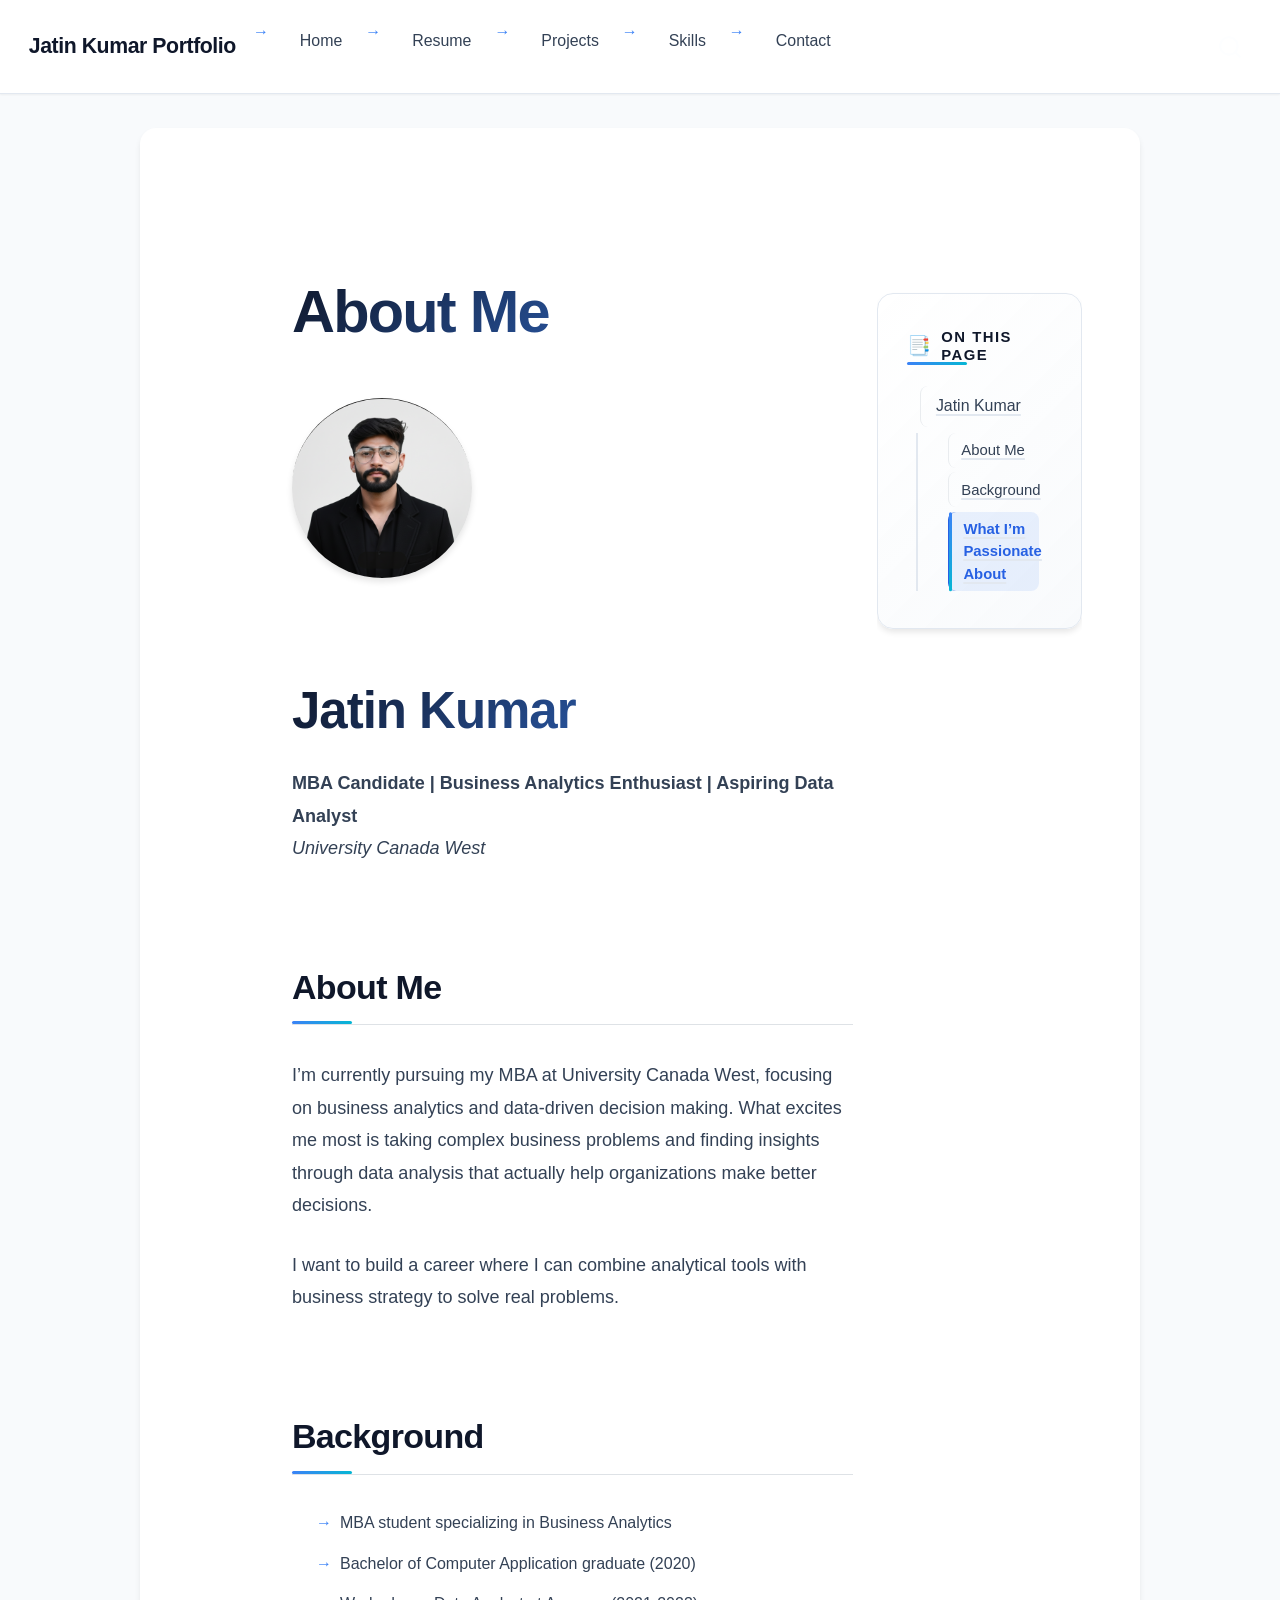
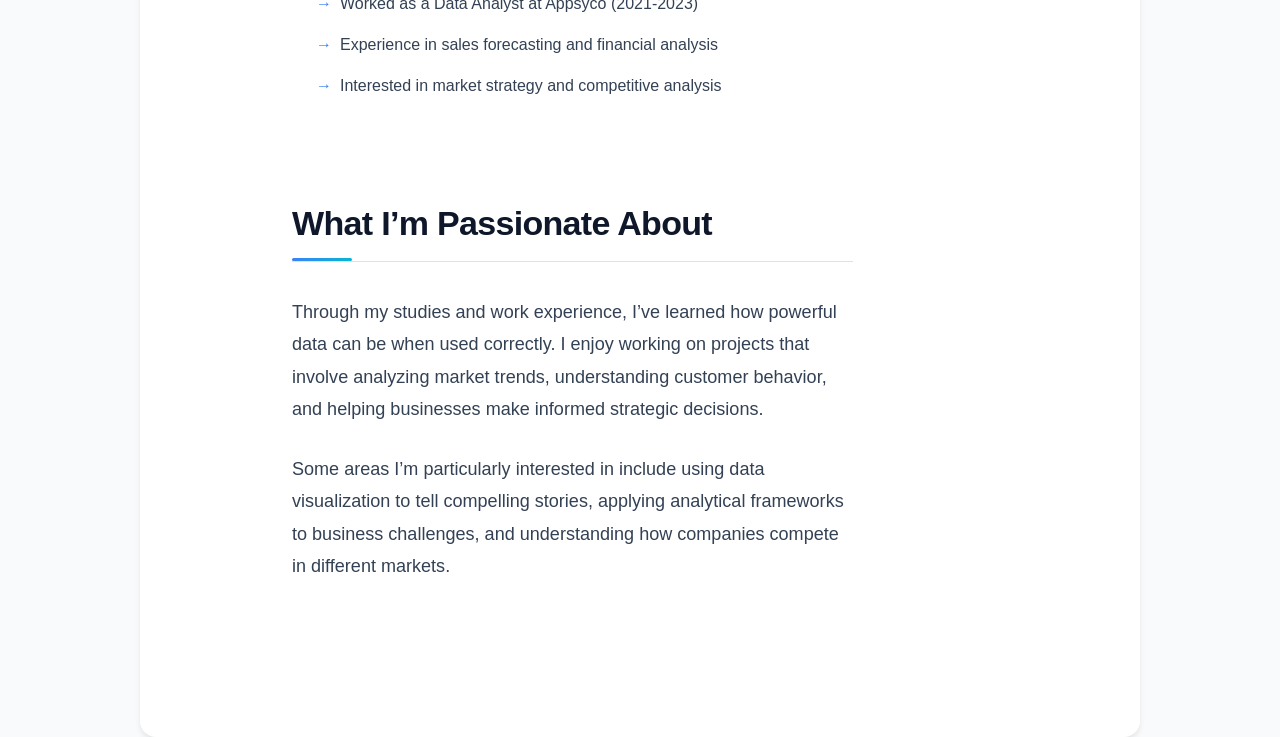
<file: docs/index.html>
<!DOCTYPE html>
<html xmlns="http://www.w3.org/1999/xhtml" lang="en" xml:lang="en"><head>

<meta charset="utf-8">
<meta name="generator" content="quarto-1.8.27">

<meta name="viewport" content="width=device-width, initial-scale=1.0, user-scalable=yes">


<title>About Me – Jatin Kumar Portfolio</title>
<style>
code{white-space: pre-wrap;}
span.smallcaps{font-variant: small-caps;}
div.columns{display: flex; gap: min(4vw, 1.5em);}
div.column{flex: auto; overflow-x: auto;}
div.hanging-indent{margin-left: 1.5em; text-indent: -1.5em;}
ul.task-list{list-style: none;}
ul.task-list li input[type="checkbox"] {
  width: 0.8em;
  margin: 0 0.8em 0.2em -1em; /* quarto-specific, see https://github.com/quarto-dev/quarto-cli/issues/4556 */ 
  vertical-align: middle;
}
</style>


<script src="site_libs/quarto-nav/quarto-nav.js"></script>
<script src="site_libs/quarto-nav/headroom.min.js"></script>
<script src="site_libs/clipboard/clipboard.min.js"></script>
<script src="site_libs/quarto-search/autocomplete.umd.js"></script>
<script src="site_libs/quarto-search/fuse.min.js"></script>
<script src="site_libs/quarto-search/quarto-search.js"></script>
<meta name="quarto:offset" content="./">
<script src="site_libs/quarto-html/quarto.js" type="module"></script>
<script src="site_libs/quarto-html/tabsets/tabsets.js" type="module"></script>
<script src="site_libs/quarto-html/axe/axe-check.js" type="module"></script>
<script src="site_libs/quarto-html/popper.min.js"></script>
<script src="site_libs/quarto-html/tippy.umd.min.js"></script>
<script src="site_libs/quarto-html/anchor.min.js"></script>
<link href="site_libs/quarto-html/tippy.css" rel="stylesheet">
<link href="site_libs/quarto-html/quarto-syntax-highlighting-ed96de9b727972fe78a7b5d16c58bf87.css" rel="stylesheet" id="quarto-text-highlighting-styles">
<script src="site_libs/bootstrap/bootstrap.min.js"></script>
<link href="site_libs/bootstrap/bootstrap-icons.css" rel="stylesheet">
<link href="site_libs/bootstrap/bootstrap-f245066ca199b7326ac6b360085ddf3a.min.css" rel="stylesheet" append-hash="true" id="quarto-bootstrap" data-mode="light">
<script id="quarto-search-options" type="application/json">{
  "location": "navbar",
  "copy-button": false,
  "collapse-after": 3,
  "panel-placement": "end",
  "type": "overlay",
  "limit": 50,
  "keyboard-shortcut": [
    "f",
    "/",
    "s"
  ],
  "show-item-context": false,
  "language": {
    "search-no-results-text": "No results",
    "search-matching-documents-text": "matching documents",
    "search-copy-link-title": "Copy link to search",
    "search-hide-matches-text": "Hide additional matches",
    "search-more-match-text": "more match in this document",
    "search-more-matches-text": "more matches in this document",
    "search-clear-button-title": "Clear",
    "search-text-placeholder": "",
    "search-detached-cancel-button-title": "Cancel",
    "search-submit-button-title": "Submit",
    "search-label": "Search"
  }
}</script>


<link rel="stylesheet" href="styles.css">
</head>

<body class="nav-fixed quarto-light">

<div id="quarto-search-results"></div>
  <header id="quarto-header" class="headroom fixed-top">
    <nav class="navbar navbar-expand-lg " data-bs-theme="dark">
      <div class="navbar-container container-fluid">
      <div class="navbar-brand-container mx-auto">
    <a class="navbar-brand" href="./index.html">
    <span class="navbar-title">Jatin Kumar Portfolio</span>
    </a>
  </div>
            <div id="quarto-search" class="" title="Search"></div>
          <button class="navbar-toggler" type="button" data-bs-toggle="collapse" data-bs-target="#navbarCollapse" aria-controls="navbarCollapse" role="menu" aria-expanded="false" aria-label="Toggle navigation" onclick="if (window.quartoToggleHeadroom) { window.quartoToggleHeadroom(); }">
  <span class="navbar-toggler-icon"></span>
</button>
          <div class="collapse navbar-collapse" id="navbarCollapse">
            <ul class="navbar-nav navbar-nav-scroll me-auto">
  <li class="nav-item">
    <a class="nav-link active" href="./index.html" aria-current="page"> 
<span class="menu-text">Home</span></a>
  </li>  
  <li class="nav-item">
    <a class="nav-link" href="./resume.html"> 
<span class="menu-text">Resume</span></a>
  </li>  
  <li class="nav-item">
    <a class="nav-link" href="./projects.html"> 
<span class="menu-text">Projects</span></a>
  </li>  
  <li class="nav-item">
    <a class="nav-link" href="./skills.html"> 
<span class="menu-text">Skills</span></a>
  </li>  
  <li class="nav-item">
    <a class="nav-link" href="./contact.html"> 
<span class="menu-text">Contact</span></a>
  </li>  
</ul>
          </div> <!-- /navcollapse -->
            <div class="quarto-navbar-tools">
</div>
      </div> <!-- /container-fluid -->
    </nav>
</header>
<!-- content -->
<div id="quarto-content" class="quarto-container page-columns page-rows-contents page-layout-article page-navbar">
<!-- sidebar -->
<!-- margin-sidebar -->
    <div id="quarto-margin-sidebar" class="sidebar margin-sidebar">
        <nav id="TOC" role="doc-toc" class="toc-active">
    <h2 id="toc-title">On this page</h2>
   
  <ul class="collapse">
  <li><a href="#jatin-kumar" id="toc-jatin-kumar" class="nav-link active" data-scroll-target="#jatin-kumar">Jatin Kumar</a>
  <ul class="collapse">
  <li><a href="#about-me" id="toc-about-me" class="nav-link" data-scroll-target="#about-me">About Me</a></li>
  <li><a href="#background" id="toc-background" class="nav-link" data-scroll-target="#background">Background</a></li>
  <li><a href="#what-im-passionate-about" id="toc-what-im-passionate-about" class="nav-link" data-scroll-target="#what-im-passionate-about">What I’m Passionate About</a></li>
  </ul></li>
  </ul>
</nav>
    </div>
<!-- main -->
<main class="content" id="quarto-document-content">

<header id="title-block-header" class="quarto-title-block default">
<div class="quarto-title">
<h1 class="title">About Me</h1>
</div>



<div class="quarto-title-meta">

    
  
    
  </div>
  


</header>


<div style="margin-bottom: 2rem;">
<p><img src="assets/dp.png" alt="Jatin Kumar" class="profile-photo" style="width: 180px; height: 180px; border-radius: 50%; object-fit: cover; box-shadow: 0 4px 6px rgba(0, 0, 0, 0.1);"></p>
</div>
<section id="jatin-kumar" class="level1">
<h1>Jatin Kumar</h1>
<p><strong>MBA Candidate | Business Analytics Enthusiast | Aspiring Data Analyst</strong><br>
<em>University Canada West</em></p>
<section id="about-me" class="level2">
<h2 class="anchored" data-anchor-id="about-me">About Me</h2>
<p>I’m currently pursuing my MBA at University Canada West, focusing on business analytics and data-driven decision making. What excites me most is taking complex business problems and finding insights through data analysis that actually help organizations make better decisions.</p>
<p>I want to build a career where I can combine analytical tools with business strategy to solve real problems.</p>
</section>
<section id="background" class="level2">
<h2 class="anchored" data-anchor-id="background">Background</h2>
<ul>
<li>MBA student specializing in Business Analytics</li>
<li>Bachelor of Computer Application graduate (2020)</li>
<li>Worked as a Data Analyst at Appsyco (2021-2023)</li>
<li>Experience in sales forecasting and financial analysis</li>
<li>Interested in market strategy and competitive analysis</li>
</ul>
</section>
<section id="what-im-passionate-about" class="level2">
<h2 class="anchored" data-anchor-id="what-im-passionate-about">What I’m Passionate About</h2>
<p>Through my studies and work experience, I’ve learned how powerful data can be when used correctly. I enjoy working on projects that involve analyzing market trends, understanding customer behavior, and helping businesses make informed strategic decisions.</p>
<p>Some areas I’m particularly interested in include using data visualization to tell compelling stories, applying analytical frameworks to business challenges, and understanding how companies compete in different markets.</p>


</section>
</section>

</main> <!-- /main -->
<script id="quarto-html-after-body" type="application/javascript">
  window.document.addEventListener("DOMContentLoaded", function (event) {
    const icon = "";
    const anchorJS = new window.AnchorJS();
    anchorJS.options = {
      placement: 'right',
      icon: icon
    };
    anchorJS.add('.anchored');
    const isCodeAnnotation = (el) => {
      for (const clz of el.classList) {
        if (clz.startsWith('code-annotation-')) {                     
          return true;
        }
      }
      return false;
    }
    const onCopySuccess = function(e) {
      // button target
      const button = e.trigger;
      // don't keep focus
      button.blur();
      // flash "checked"
      button.classList.add('code-copy-button-checked');
      var currentTitle = button.getAttribute("title");
      button.setAttribute("title", "Copied!");
      let tooltip;
      if (window.bootstrap) {
        button.setAttribute("data-bs-toggle", "tooltip");
        button.setAttribute("data-bs-placement", "left");
        button.setAttribute("data-bs-title", "Copied!");
        tooltip = new bootstrap.Tooltip(button, 
          { trigger: "manual", 
            customClass: "code-copy-button-tooltip",
            offset: [0, -8]});
        tooltip.show();    
      }
      setTimeout(function() {
        if (tooltip) {
          tooltip.hide();
          button.removeAttribute("data-bs-title");
          button.removeAttribute("data-bs-toggle");
          button.removeAttribute("data-bs-placement");
        }
        button.setAttribute("title", currentTitle);
        button.classList.remove('code-copy-button-checked');
      }, 1000);
      // clear code selection
      e.clearSelection();
    }
    const getTextToCopy = function(trigger) {
      const outerScaffold = trigger.parentElement.cloneNode(true);
      const codeEl = outerScaffold.querySelector('code');
      for (const childEl of codeEl.children) {
        if (isCodeAnnotation(childEl)) {
          childEl.remove();
        }
      }
      return codeEl.innerText;
    }
    const clipboard = new window.ClipboardJS('.code-copy-button:not([data-in-quarto-modal])', {
      text: getTextToCopy
    });
    clipboard.on('success', onCopySuccess);
    if (window.document.getElementById('quarto-embedded-source-code-modal')) {
      const clipboardModal = new window.ClipboardJS('.code-copy-button[data-in-quarto-modal]', {
        text: getTextToCopy,
        container: window.document.getElementById('quarto-embedded-source-code-modal')
      });
      clipboardModal.on('success', onCopySuccess);
    }
      var localhostRegex = new RegExp(/^(?:http|https):\/\/localhost\:?[0-9]*\//);
      var mailtoRegex = new RegExp(/^mailto:/);
        var filterRegex = new RegExp('/' + window.location.host + '/');
      var isInternal = (href) => {
          return filterRegex.test(href) || localhostRegex.test(href) || mailtoRegex.test(href);
      }
      // Inspect non-navigation links and adorn them if external
     var links = window.document.querySelectorAll('a[href]:not(.nav-link):not(.navbar-brand):not(.toc-action):not(.sidebar-link):not(.sidebar-item-toggle):not(.pagination-link):not(.no-external):not([aria-hidden]):not(.dropdown-item):not(.quarto-navigation-tool):not(.about-link)');
      for (var i=0; i<links.length; i++) {
        const link = links[i];
        if (!isInternal(link.href)) {
          // undo the damage that might have been done by quarto-nav.js in the case of
          // links that we want to consider external
          if (link.dataset.originalHref !== undefined) {
            link.href = link.dataset.originalHref;
          }
        }
      }
    function tippyHover(el, contentFn, onTriggerFn, onUntriggerFn) {
      const config = {
        allowHTML: true,
        maxWidth: 500,
        delay: 100,
        arrow: false,
        appendTo: function(el) {
            return el.parentElement;
        },
        interactive: true,
        interactiveBorder: 10,
        theme: 'quarto',
        placement: 'bottom-start',
      };
      if (contentFn) {
        config.content = contentFn;
      }
      if (onTriggerFn) {
        config.onTrigger = onTriggerFn;
      }
      if (onUntriggerFn) {
        config.onUntrigger = onUntriggerFn;
      }
      window.tippy(el, config); 
    }
    const noterefs = window.document.querySelectorAll('a[role="doc-noteref"]');
    for (var i=0; i<noterefs.length; i++) {
      const ref = noterefs[i];
      tippyHover(ref, function() {
        // use id or data attribute instead here
        let href = ref.getAttribute('data-footnote-href') || ref.getAttribute('href');
        try { href = new URL(href).hash; } catch {}
        const id = href.replace(/^#\/?/, "");
        const note = window.document.getElementById(id);
        if (note) {
          return note.innerHTML;
        } else {
          return "";
        }
      });
    }
    const xrefs = window.document.querySelectorAll('a.quarto-xref');
    const processXRef = (id, note) => {
      // Strip column container classes
      const stripColumnClz = (el) => {
        el.classList.remove("page-full", "page-columns");
        if (el.children) {
          for (const child of el.children) {
            stripColumnClz(child);
          }
        }
      }
      stripColumnClz(note)
      if (id === null || id.startsWith('sec-')) {
        // Special case sections, only their first couple elements
        const container = document.createElement("div");
        if (note.children && note.children.length > 2) {
          container.appendChild(note.children[0].cloneNode(true));
          for (let i = 1; i < note.children.length; i++) {
            const child = note.children[i];
            if (child.tagName === "P" && child.innerText === "") {
              continue;
            } else {
              container.appendChild(child.cloneNode(true));
              break;
            }
          }
          if (window.Quarto?.typesetMath) {
            window.Quarto.typesetMath(container);
          }
          return container.innerHTML
        } else {
          if (window.Quarto?.typesetMath) {
            window.Quarto.typesetMath(note);
          }
          return note.innerHTML;
        }
      } else {
        // Remove any anchor links if they are present
        const anchorLink = note.querySelector('a.anchorjs-link');
        if (anchorLink) {
          anchorLink.remove();
        }
        if (window.Quarto?.typesetMath) {
          window.Quarto.typesetMath(note);
        }
        if (note.classList.contains("callout")) {
          return note.outerHTML;
        } else {
          return note.innerHTML;
        }
      }
    }
    for (var i=0; i<xrefs.length; i++) {
      const xref = xrefs[i];
      tippyHover(xref, undefined, function(instance) {
        instance.disable();
        let url = xref.getAttribute('href');
        let hash = undefined; 
        if (url.startsWith('#')) {
          hash = url;
        } else {
          try { hash = new URL(url).hash; } catch {}
        }
        if (hash) {
          const id = hash.replace(/^#\/?/, "");
          const note = window.document.getElementById(id);
          if (note !== null) {
            try {
              const html = processXRef(id, note.cloneNode(true));
              instance.setContent(html);
            } finally {
              instance.enable();
              instance.show();
            }
          } else {
            // See if we can fetch this
            fetch(url.split('#')[0])
            .then(res => res.text())
            .then(html => {
              const parser = new DOMParser();
              const htmlDoc = parser.parseFromString(html, "text/html");
              const note = htmlDoc.getElementById(id);
              if (note !== null) {
                const html = processXRef(id, note);
                instance.setContent(html);
              } 
            }).finally(() => {
              instance.enable();
              instance.show();
            });
          }
        } else {
          // See if we can fetch a full url (with no hash to target)
          // This is a special case and we should probably do some content thinning / targeting
          fetch(url)
          .then(res => res.text())
          .then(html => {
            const parser = new DOMParser();
            const htmlDoc = parser.parseFromString(html, "text/html");
            const note = htmlDoc.querySelector('main.content');
            if (note !== null) {
              // This should only happen for chapter cross references
              // (since there is no id in the URL)
              // remove the first header
              if (note.children.length > 0 && note.children[0].tagName === "HEADER") {
                note.children[0].remove();
              }
              const html = processXRef(null, note);
              instance.setContent(html);
            } 
          }).finally(() => {
            instance.enable();
            instance.show();
          });
        }
      }, function(instance) {
      });
    }
        let selectedAnnoteEl;
        const selectorForAnnotation = ( cell, annotation) => {
          let cellAttr = 'data-code-cell="' + cell + '"';
          let lineAttr = 'data-code-annotation="' +  annotation + '"';
          const selector = 'span[' + cellAttr + '][' + lineAttr + ']';
          return selector;
        }
        const selectCodeLines = (annoteEl) => {
          const doc = window.document;
          const targetCell = annoteEl.getAttribute("data-target-cell");
          const targetAnnotation = annoteEl.getAttribute("data-target-annotation");
          const annoteSpan = window.document.querySelector(selectorForAnnotation(targetCell, targetAnnotation));
          const lines = annoteSpan.getAttribute("data-code-lines").split(",");
          const lineIds = lines.map((line) => {
            return targetCell + "-" + line;
          })
          let top = null;
          let height = null;
          let parent = null;
          if (lineIds.length > 0) {
              //compute the position of the single el (top and bottom and make a div)
              const el = window.document.getElementById(lineIds[0]);
              top = el.offsetTop;
              height = el.offsetHeight;
              parent = el.parentElement.parentElement;
            if (lineIds.length > 1) {
              const lastEl = window.document.getElementById(lineIds[lineIds.length - 1]);
              const bottom = lastEl.offsetTop + lastEl.offsetHeight;
              height = bottom - top;
            }
            if (top !== null && height !== null && parent !== null) {
              // cook up a div (if necessary) and position it 
              let div = window.document.getElementById("code-annotation-line-highlight");
              if (div === null) {
                div = window.document.createElement("div");
                div.setAttribute("id", "code-annotation-line-highlight");
                div.style.position = 'absolute';
                parent.appendChild(div);
              }
              div.style.top = top - 2 + "px";
              div.style.height = height + 4 + "px";
              div.style.left = 0;
              let gutterDiv = window.document.getElementById("code-annotation-line-highlight-gutter");
              if (gutterDiv === null) {
                gutterDiv = window.document.createElement("div");
                gutterDiv.setAttribute("id", "code-annotation-line-highlight-gutter");
                gutterDiv.style.position = 'absolute';
                const codeCell = window.document.getElementById(targetCell);
                const gutter = codeCell.querySelector('.code-annotation-gutter');
                gutter.appendChild(gutterDiv);
              }
              gutterDiv.style.top = top - 2 + "px";
              gutterDiv.style.height = height + 4 + "px";
            }
            selectedAnnoteEl = annoteEl;
          }
        };
        const unselectCodeLines = () => {
          const elementsIds = ["code-annotation-line-highlight", "code-annotation-line-highlight-gutter"];
          elementsIds.forEach((elId) => {
            const div = window.document.getElementById(elId);
            if (div) {
              div.remove();
            }
          });
          selectedAnnoteEl = undefined;
        };
          // Handle positioning of the toggle
      window.addEventListener(
        "resize",
        throttle(() => {
          elRect = undefined;
          if (selectedAnnoteEl) {
            selectCodeLines(selectedAnnoteEl);
          }
        }, 10)
      );
      function throttle(fn, ms) {
      let throttle = false;
      let timer;
        return (...args) => {
          if(!throttle) { // first call gets through
              fn.apply(this, args);
              throttle = true;
          } else { // all the others get throttled
              if(timer) clearTimeout(timer); // cancel #2
              timer = setTimeout(() => {
                fn.apply(this, args);
                timer = throttle = false;
              }, ms);
          }
        };
      }
        // Attach click handler to the DT
        const annoteDls = window.document.querySelectorAll('dt[data-target-cell]');
        for (const annoteDlNode of annoteDls) {
          annoteDlNode.addEventListener('click', (event) => {
            const clickedEl = event.target;
            if (clickedEl !== selectedAnnoteEl) {
              unselectCodeLines();
              const activeEl = window.document.querySelector('dt[data-target-cell].code-annotation-active');
              if (activeEl) {
                activeEl.classList.remove('code-annotation-active');
              }
              selectCodeLines(clickedEl);
              clickedEl.classList.add('code-annotation-active');
            } else {
              // Unselect the line
              unselectCodeLines();
              clickedEl.classList.remove('code-annotation-active');
            }
          });
        }
    const findCites = (el) => {
      const parentEl = el.parentElement;
      if (parentEl) {
        const cites = parentEl.dataset.cites;
        if (cites) {
          return {
            el,
            cites: cites.split(' ')
          };
        } else {
          return findCites(el.parentElement)
        }
      } else {
        return undefined;
      }
    };
    var bibliorefs = window.document.querySelectorAll('a[role="doc-biblioref"]');
    for (var i=0; i<bibliorefs.length; i++) {
      const ref = bibliorefs[i];
      const citeInfo = findCites(ref);
      if (citeInfo) {
        tippyHover(citeInfo.el, function() {
          var popup = window.document.createElement('div');
          citeInfo.cites.forEach(function(cite) {
            var citeDiv = window.document.createElement('div');
            citeDiv.classList.add('hanging-indent');
            citeDiv.classList.add('csl-entry');
            var biblioDiv = window.document.getElementById('ref-' + cite);
            if (biblioDiv) {
              citeDiv.innerHTML = biblioDiv.innerHTML;
            }
            popup.appendChild(citeDiv);
          });
          return popup.innerHTML;
        });
      }
    }
  });
  </script>
</div> <!-- /content -->




</body></html>
</file>
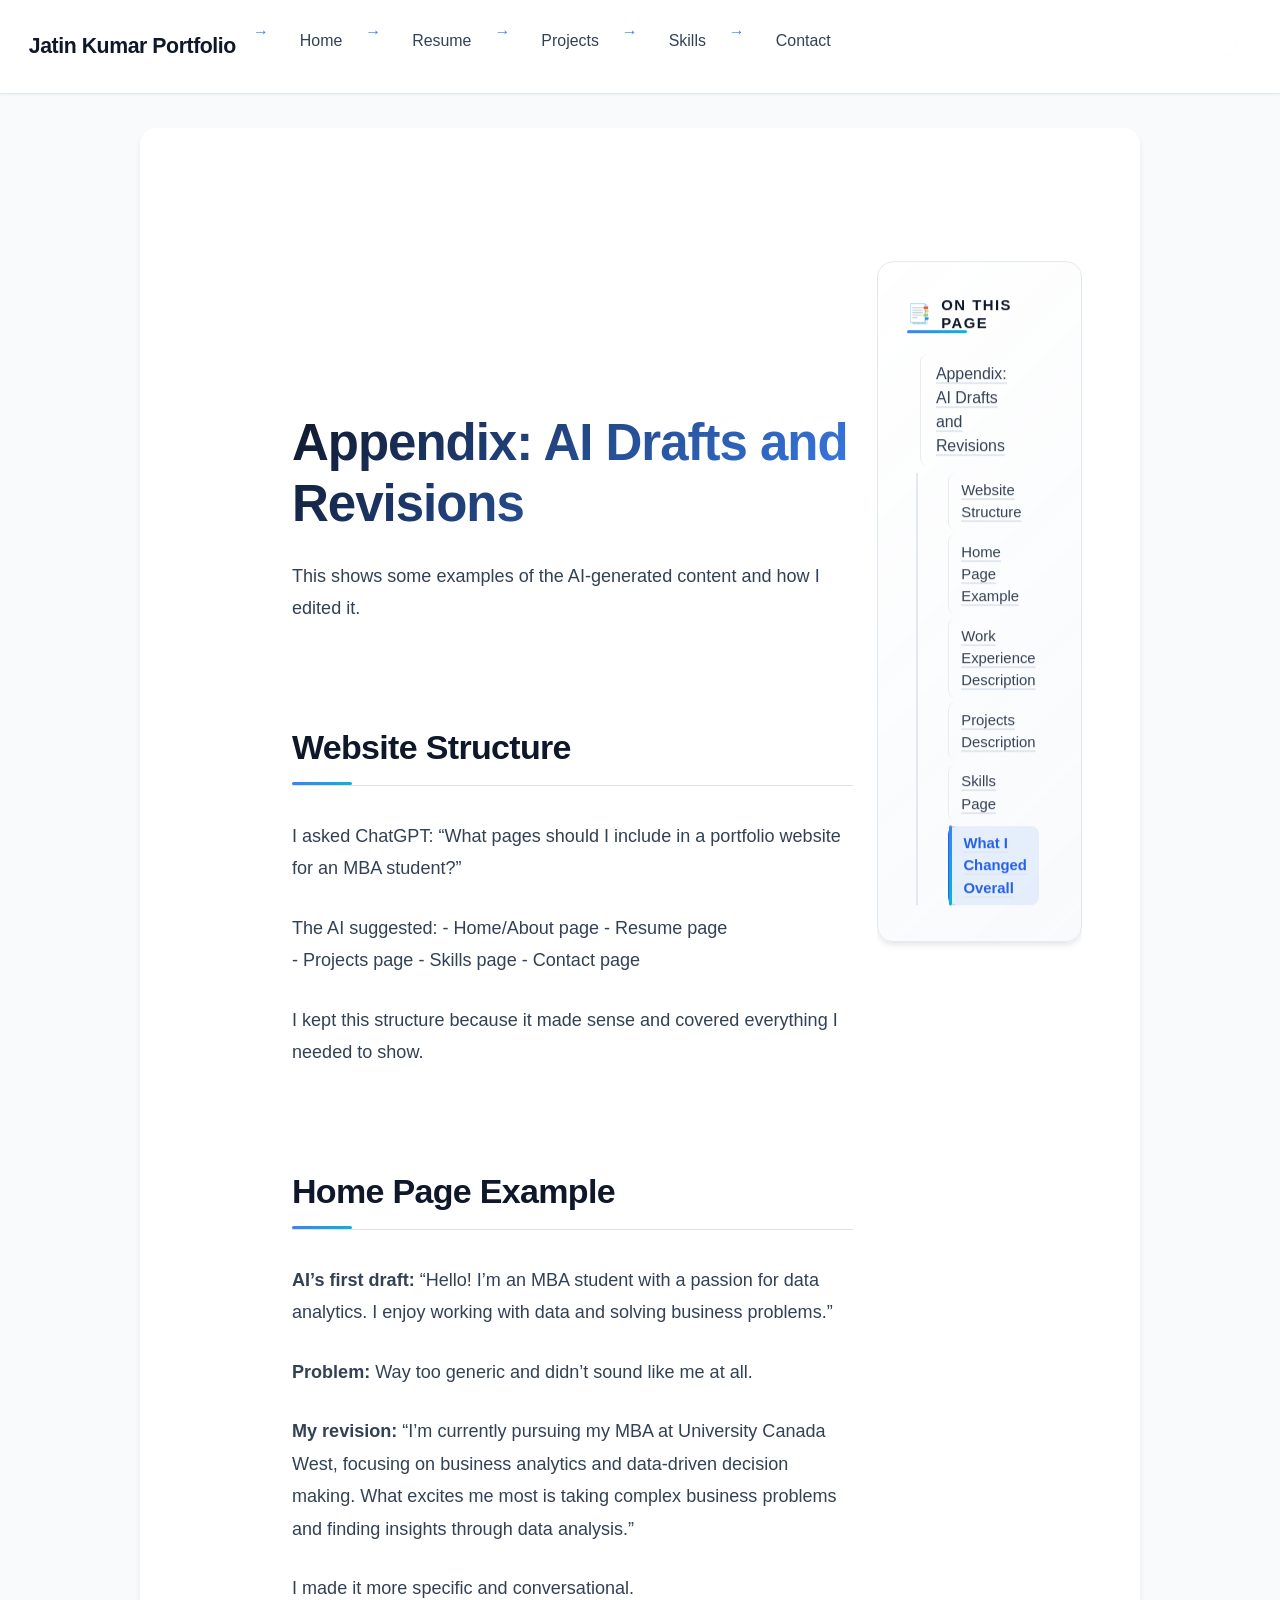
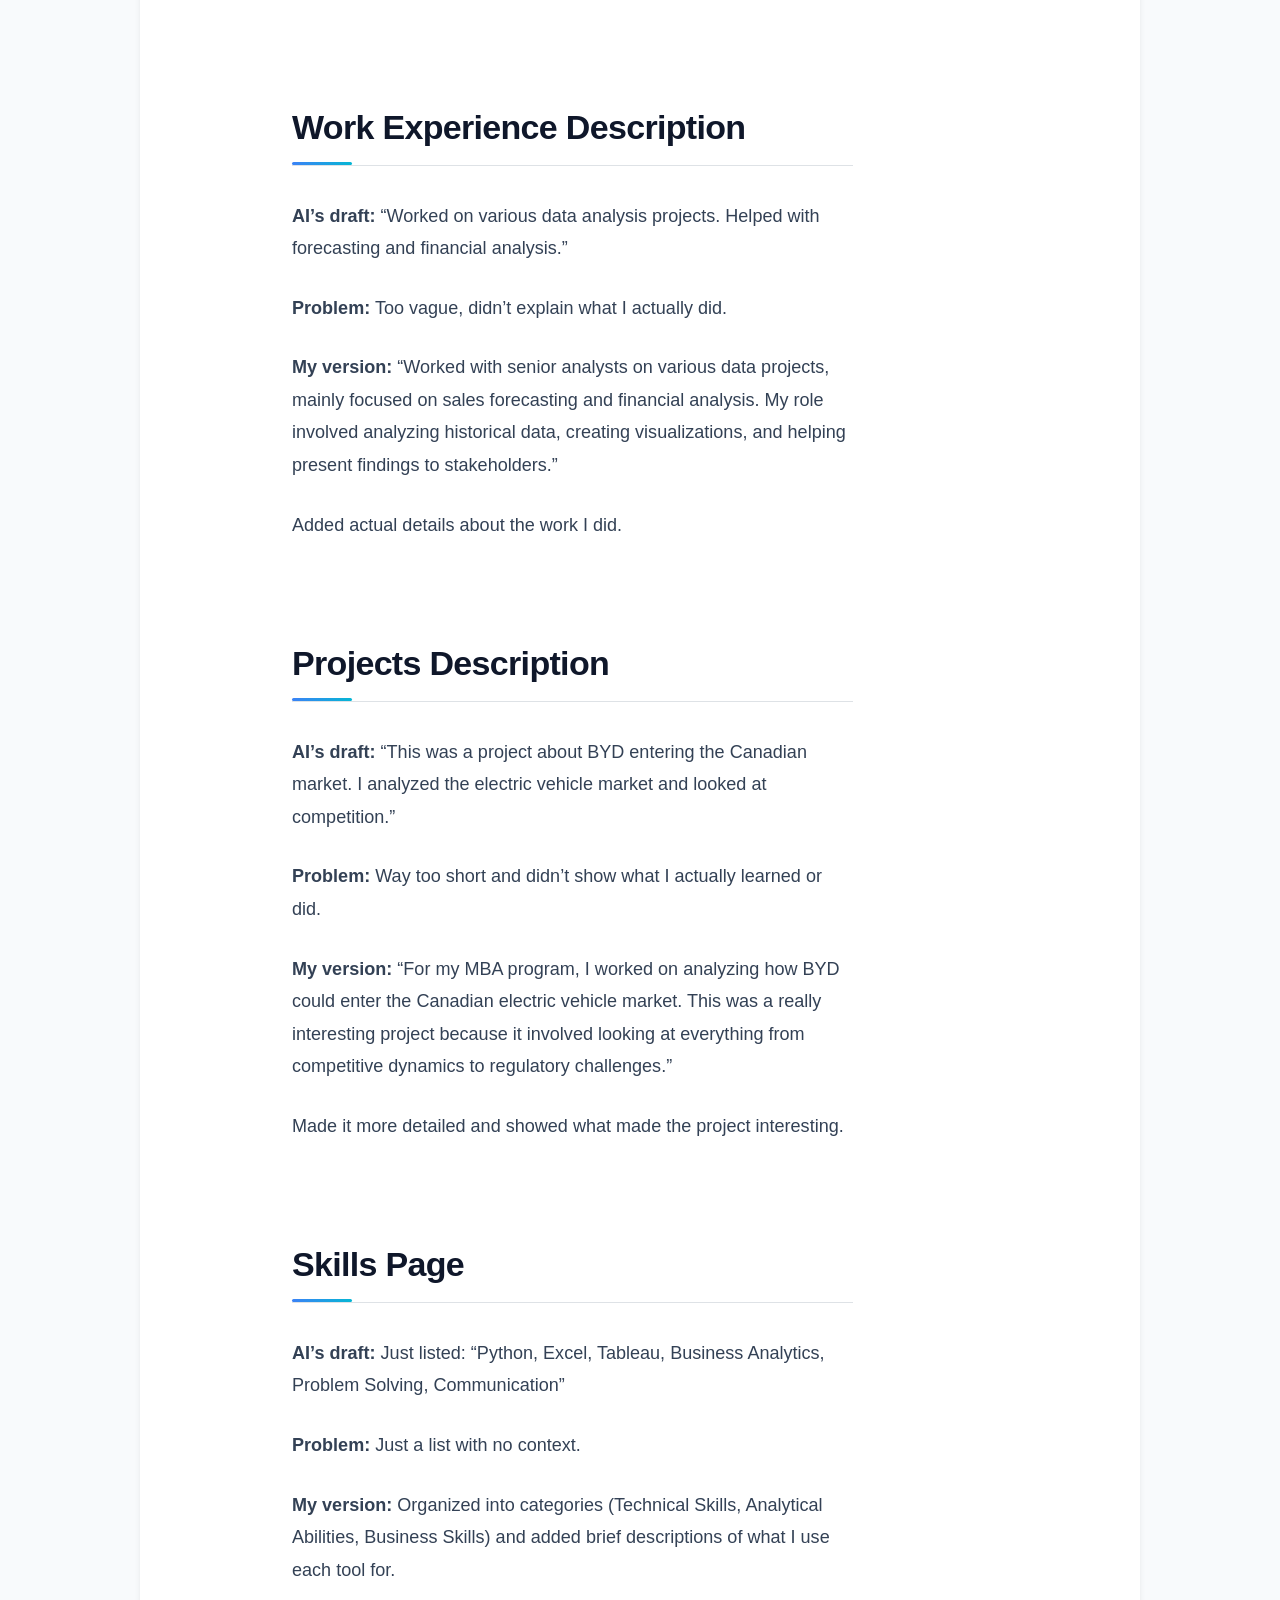
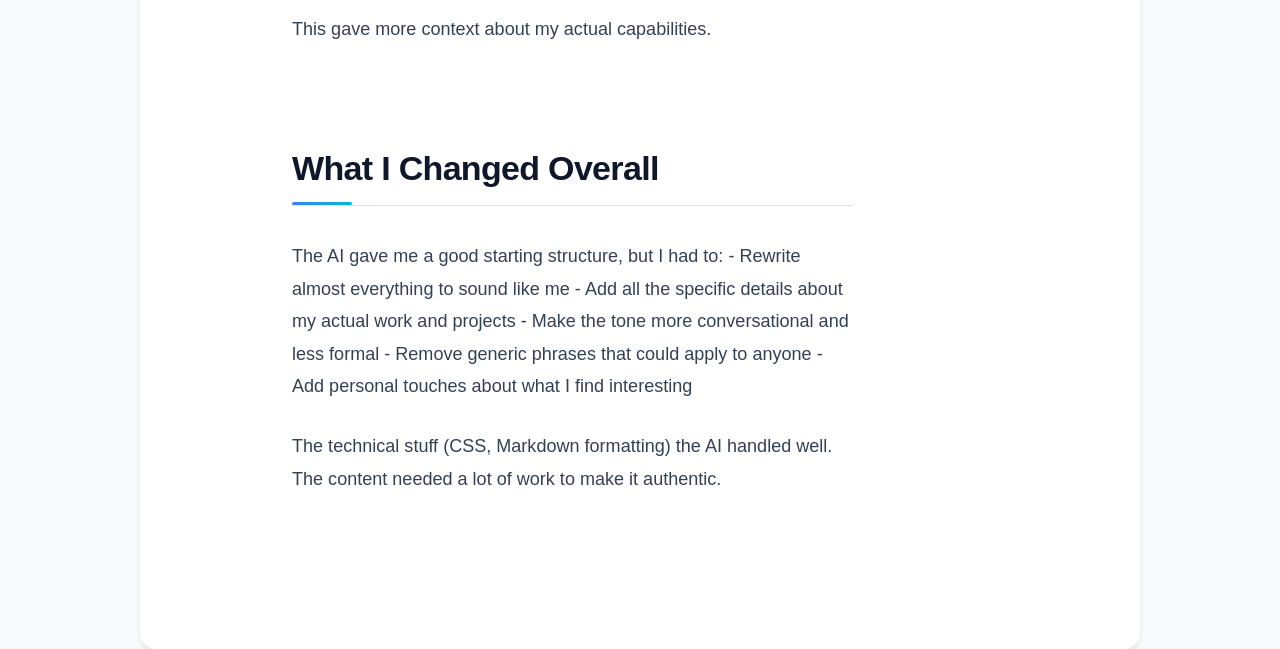
<file: docs/appendix.html>
<!DOCTYPE html>
<html xmlns="http://www.w3.org/1999/xhtml" lang="en" xml:lang="en"><head>

<meta charset="utf-8">
<meta name="generator" content="quarto-1.8.27">

<meta name="viewport" content="width=device-width, initial-scale=1.0, user-scalable=yes">


<title>appendix – Jatin Kumar Portfolio</title>
<style>
code{white-space: pre-wrap;}
span.smallcaps{font-variant: small-caps;}
div.columns{display: flex; gap: min(4vw, 1.5em);}
div.column{flex: auto; overflow-x: auto;}
div.hanging-indent{margin-left: 1.5em; text-indent: -1.5em;}
ul.task-list{list-style: none;}
ul.task-list li input[type="checkbox"] {
  width: 0.8em;
  margin: 0 0.8em 0.2em -1em; /* quarto-specific, see https://github.com/quarto-dev/quarto-cli/issues/4556 */ 
  vertical-align: middle;
}
</style>


<script src="site_libs/quarto-nav/quarto-nav.js"></script>
<script src="site_libs/quarto-nav/headroom.min.js"></script>
<script src="site_libs/clipboard/clipboard.min.js"></script>
<script src="site_libs/quarto-search/autocomplete.umd.js"></script>
<script src="site_libs/quarto-search/fuse.min.js"></script>
<script src="site_libs/quarto-search/quarto-search.js"></script>
<meta name="quarto:offset" content="./">
<script src="site_libs/quarto-html/quarto.js" type="module"></script>
<script src="site_libs/quarto-html/tabsets/tabsets.js" type="module"></script>
<script src="site_libs/quarto-html/axe/axe-check.js" type="module"></script>
<script src="site_libs/quarto-html/popper.min.js"></script>
<script src="site_libs/quarto-html/tippy.umd.min.js"></script>
<script src="site_libs/quarto-html/anchor.min.js"></script>
<link href="site_libs/quarto-html/tippy.css" rel="stylesheet">
<link href="site_libs/quarto-html/quarto-syntax-highlighting-ed96de9b727972fe78a7b5d16c58bf87.css" rel="stylesheet" id="quarto-text-highlighting-styles">
<script src="site_libs/bootstrap/bootstrap.min.js"></script>
<link href="site_libs/bootstrap/bootstrap-icons.css" rel="stylesheet">
<link href="site_libs/bootstrap/bootstrap-f245066ca199b7326ac6b360085ddf3a.min.css" rel="stylesheet" append-hash="true" id="quarto-bootstrap" data-mode="light">
<script id="quarto-search-options" type="application/json">{
  "location": "navbar",
  "copy-button": false,
  "collapse-after": 3,
  "panel-placement": "end",
  "type": "overlay",
  "limit": 50,
  "keyboard-shortcut": [
    "f",
    "/",
    "s"
  ],
  "show-item-context": false,
  "language": {
    "search-no-results-text": "No results",
    "search-matching-documents-text": "matching documents",
    "search-copy-link-title": "Copy link to search",
    "search-hide-matches-text": "Hide additional matches",
    "search-more-match-text": "more match in this document",
    "search-more-matches-text": "more matches in this document",
    "search-clear-button-title": "Clear",
    "search-text-placeholder": "",
    "search-detached-cancel-button-title": "Cancel",
    "search-submit-button-title": "Submit",
    "search-label": "Search"
  }
}</script>


<link rel="stylesheet" href="styles.css">
</head>

<body class="nav-fixed quarto-light">

<div id="quarto-search-results"></div>
  <header id="quarto-header" class="headroom fixed-top">
    <nav class="navbar navbar-expand-lg " data-bs-theme="dark">
      <div class="navbar-container container-fluid">
      <div class="navbar-brand-container mx-auto">
    <a class="navbar-brand" href="./index.html">
    <span class="navbar-title">Jatin Kumar Portfolio</span>
    </a>
  </div>
            <div id="quarto-search" class="" title="Search"></div>
          <button class="navbar-toggler" type="button" data-bs-toggle="collapse" data-bs-target="#navbarCollapse" aria-controls="navbarCollapse" role="menu" aria-expanded="false" aria-label="Toggle navigation" onclick="if (window.quartoToggleHeadroom) { window.quartoToggleHeadroom(); }">
  <span class="navbar-toggler-icon"></span>
</button>
          <div class="collapse navbar-collapse" id="navbarCollapse">
            <ul class="navbar-nav navbar-nav-scroll me-auto">
  <li class="nav-item">
    <a class="nav-link" href="./index.html"> 
<span class="menu-text">Home</span></a>
  </li>  
  <li class="nav-item">
    <a class="nav-link" href="./resume.html"> 
<span class="menu-text">Resume</span></a>
  </li>  
  <li class="nav-item">
    <a class="nav-link" href="./projects.html"> 
<span class="menu-text">Projects</span></a>
  </li>  
  <li class="nav-item">
    <a class="nav-link" href="./skills.html"> 
<span class="menu-text">Skills</span></a>
  </li>  
  <li class="nav-item">
    <a class="nav-link" href="./contact.html"> 
<span class="menu-text">Contact</span></a>
  </li>  
</ul>
          </div> <!-- /navcollapse -->
            <div class="quarto-navbar-tools">
</div>
      </div> <!-- /container-fluid -->
    </nav>
</header>
<!-- content -->
<div id="quarto-content" class="quarto-container page-columns page-rows-contents page-layout-article page-navbar">
<!-- sidebar -->
<!-- margin-sidebar -->
    <div id="quarto-margin-sidebar" class="sidebar margin-sidebar">
        <nav id="TOC" role="doc-toc" class="toc-active">
    <h2 id="toc-title">On this page</h2>
   
  <ul class="collapse">
  <li><a href="#appendix-ai-drafts-and-revisions" id="toc-appendix-ai-drafts-and-revisions" class="nav-link active" data-scroll-target="#appendix-ai-drafts-and-revisions">Appendix: AI Drafts and Revisions</a>
  <ul class="collapse">
  <li><a href="#website-structure" id="toc-website-structure" class="nav-link" data-scroll-target="#website-structure">Website Structure</a></li>
  <li><a href="#home-page-example" id="toc-home-page-example" class="nav-link" data-scroll-target="#home-page-example">Home Page Example</a></li>
  <li><a href="#work-experience-description" id="toc-work-experience-description" class="nav-link" data-scroll-target="#work-experience-description">Work Experience Description</a></li>
  <li><a href="#projects-description" id="toc-projects-description" class="nav-link" data-scroll-target="#projects-description">Projects Description</a></li>
  <li><a href="#skills-page" id="toc-skills-page" class="nav-link" data-scroll-target="#skills-page">Skills Page</a></li>
  <li><a href="#what-i-changed-overall" id="toc-what-i-changed-overall" class="nav-link" data-scroll-target="#what-i-changed-overall">What I Changed Overall</a></li>
  </ul></li>
  </ul>
</nav>
    </div>
<!-- main -->
<main class="content" id="quarto-document-content"><header id="title-block-header" class="quarto-title-block"></header>




<section id="appendix-ai-drafts-and-revisions" class="level1">
<h1>Appendix: AI Drafts and Revisions</h1>
<p>This shows some examples of the AI-generated content and how I edited it.</p>
<section id="website-structure" class="level2">
<h2 class="anchored" data-anchor-id="website-structure">Website Structure</h2>
<p>I asked ChatGPT: “What pages should I include in a portfolio website for an MBA student?”</p>
<p>The AI suggested: - Home/About page - Resume page<br>
- Projects page - Skills page - Contact page</p>
<p>I kept this structure because it made sense and covered everything I needed to show.</p>
</section>
<section id="home-page-example" class="level2">
<h2 class="anchored" data-anchor-id="home-page-example">Home Page Example</h2>
<p><strong>AI’s first draft:</strong> “Hello! I’m an MBA student with a passion for data analytics. I enjoy working with data and solving business problems.”</p>
<p><strong>Problem:</strong> Way too generic and didn’t sound like me at all.</p>
<p><strong>My revision:</strong> “I’m currently pursuing my MBA at University Canada West, focusing on business analytics and data-driven decision making. What excites me most is taking complex business problems and finding insights through data analysis.”</p>
<p>I made it more specific and conversational.</p>
</section>
<section id="work-experience-description" class="level2">
<h2 class="anchored" data-anchor-id="work-experience-description">Work Experience Description</h2>
<p><strong>AI’s draft:</strong> “Worked on various data analysis projects. Helped with forecasting and financial analysis.”</p>
<p><strong>Problem:</strong> Too vague, didn’t explain what I actually did.</p>
<p><strong>My version:</strong> “Worked with senior analysts on various data projects, mainly focused on sales forecasting and financial analysis. My role involved analyzing historical data, creating visualizations, and helping present findings to stakeholders.”</p>
<p>Added actual details about the work I did.</p>
</section>
<section id="projects-description" class="level2">
<h2 class="anchored" data-anchor-id="projects-description">Projects Description</h2>
<p><strong>AI’s draft:</strong> “This was a project about BYD entering the Canadian market. I analyzed the electric vehicle market and looked at competition.”</p>
<p><strong>Problem:</strong> Way too short and didn’t show what I actually learned or did.</p>
<p><strong>My version:</strong> “For my MBA program, I worked on analyzing how BYD could enter the Canadian electric vehicle market. This was a really interesting project because it involved looking at everything from competitive dynamics to regulatory challenges.”</p>
<p>Made it more detailed and showed what made the project interesting.</p>
</section>
<section id="skills-page" class="level2">
<h2 class="anchored" data-anchor-id="skills-page">Skills Page</h2>
<p><strong>AI’s draft:</strong> Just listed: “Python, Excel, Tableau, Business Analytics, Problem Solving, Communication”</p>
<p><strong>Problem:</strong> Just a list with no context.</p>
<p><strong>My version:</strong> Organized into categories (Technical Skills, Analytical Abilities, Business Skills) and added brief descriptions of what I use each tool for.</p>
<p>This gave more context about my actual capabilities.</p>
</section>
<section id="what-i-changed-overall" class="level2">
<h2 class="anchored" data-anchor-id="what-i-changed-overall">What I Changed Overall</h2>
<p>The AI gave me a good starting structure, but I had to: - Rewrite almost everything to sound like me - Add all the specific details about my actual work and projects - Make the tone more conversational and less formal - Remove generic phrases that could apply to anyone - Add personal touches about what I find interesting</p>
<p>The technical stuff (CSS, Markdown formatting) the AI handled well. The content needed a lot of work to make it authentic.</p>


</section>
</section>

</main> <!-- /main -->
<script id="quarto-html-after-body" type="application/javascript">
  window.document.addEventListener("DOMContentLoaded", function (event) {
    const icon = "";
    const anchorJS = new window.AnchorJS();
    anchorJS.options = {
      placement: 'right',
      icon: icon
    };
    anchorJS.add('.anchored');
    const isCodeAnnotation = (el) => {
      for (const clz of el.classList) {
        if (clz.startsWith('code-annotation-')) {                     
          return true;
        }
      }
      return false;
    }
    const onCopySuccess = function(e) {
      // button target
      const button = e.trigger;
      // don't keep focus
      button.blur();
      // flash "checked"
      button.classList.add('code-copy-button-checked');
      var currentTitle = button.getAttribute("title");
      button.setAttribute("title", "Copied!");
      let tooltip;
      if (window.bootstrap) {
        button.setAttribute("data-bs-toggle", "tooltip");
        button.setAttribute("data-bs-placement", "left");
        button.setAttribute("data-bs-title", "Copied!");
        tooltip = new bootstrap.Tooltip(button, 
          { trigger: "manual", 
            customClass: "code-copy-button-tooltip",
            offset: [0, -8]});
        tooltip.show();    
      }
      setTimeout(function() {
        if (tooltip) {
          tooltip.hide();
          button.removeAttribute("data-bs-title");
          button.removeAttribute("data-bs-toggle");
          button.removeAttribute("data-bs-placement");
        }
        button.setAttribute("title", currentTitle);
        button.classList.remove('code-copy-button-checked');
      }, 1000);
      // clear code selection
      e.clearSelection();
    }
    const getTextToCopy = function(trigger) {
      const outerScaffold = trigger.parentElement.cloneNode(true);
      const codeEl = outerScaffold.querySelector('code');
      for (const childEl of codeEl.children) {
        if (isCodeAnnotation(childEl)) {
          childEl.remove();
        }
      }
      return codeEl.innerText;
    }
    const clipboard = new window.ClipboardJS('.code-copy-button:not([data-in-quarto-modal])', {
      text: getTextToCopy
    });
    clipboard.on('success', onCopySuccess);
    if (window.document.getElementById('quarto-embedded-source-code-modal')) {
      const clipboardModal = new window.ClipboardJS('.code-copy-button[data-in-quarto-modal]', {
        text: getTextToCopy,
        container: window.document.getElementById('quarto-embedded-source-code-modal')
      });
      clipboardModal.on('success', onCopySuccess);
    }
      var localhostRegex = new RegExp(/^(?:http|https):\/\/localhost\:?[0-9]*\//);
      var mailtoRegex = new RegExp(/^mailto:/);
        var filterRegex = new RegExp('/' + window.location.host + '/');
      var isInternal = (href) => {
          return filterRegex.test(href) || localhostRegex.test(href) || mailtoRegex.test(href);
      }
      // Inspect non-navigation links and adorn them if external
     var links = window.document.querySelectorAll('a[href]:not(.nav-link):not(.navbar-brand):not(.toc-action):not(.sidebar-link):not(.sidebar-item-toggle):not(.pagination-link):not(.no-external):not([aria-hidden]):not(.dropdown-item):not(.quarto-navigation-tool):not(.about-link)');
      for (var i=0; i<links.length; i++) {
        const link = links[i];
        if (!isInternal(link.href)) {
          // undo the damage that might have been done by quarto-nav.js in the case of
          // links that we want to consider external
          if (link.dataset.originalHref !== undefined) {
            link.href = link.dataset.originalHref;
          }
        }
      }
    function tippyHover(el, contentFn, onTriggerFn, onUntriggerFn) {
      const config = {
        allowHTML: true,
        maxWidth: 500,
        delay: 100,
        arrow: false,
        appendTo: function(el) {
            return el.parentElement;
        },
        interactive: true,
        interactiveBorder: 10,
        theme: 'quarto',
        placement: 'bottom-start',
      };
      if (contentFn) {
        config.content = contentFn;
      }
      if (onTriggerFn) {
        config.onTrigger = onTriggerFn;
      }
      if (onUntriggerFn) {
        config.onUntrigger = onUntriggerFn;
      }
      window.tippy(el, config); 
    }
    const noterefs = window.document.querySelectorAll('a[role="doc-noteref"]');
    for (var i=0; i<noterefs.length; i++) {
      const ref = noterefs[i];
      tippyHover(ref, function() {
        // use id or data attribute instead here
        let href = ref.getAttribute('data-footnote-href') || ref.getAttribute('href');
        try { href = new URL(href).hash; } catch {}
        const id = href.replace(/^#\/?/, "");
        const note = window.document.getElementById(id);
        if (note) {
          return note.innerHTML;
        } else {
          return "";
        }
      });
    }
    const xrefs = window.document.querySelectorAll('a.quarto-xref');
    const processXRef = (id, note) => {
      // Strip column container classes
      const stripColumnClz = (el) => {
        el.classList.remove("page-full", "page-columns");
        if (el.children) {
          for (const child of el.children) {
            stripColumnClz(child);
          }
        }
      }
      stripColumnClz(note)
      if (id === null || id.startsWith('sec-')) {
        // Special case sections, only their first couple elements
        const container = document.createElement("div");
        if (note.children && note.children.length > 2) {
          container.appendChild(note.children[0].cloneNode(true));
          for (let i = 1; i < note.children.length; i++) {
            const child = note.children[i];
            if (child.tagName === "P" && child.innerText === "") {
              continue;
            } else {
              container.appendChild(child.cloneNode(true));
              break;
            }
          }
          if (window.Quarto?.typesetMath) {
            window.Quarto.typesetMath(container);
          }
          return container.innerHTML
        } else {
          if (window.Quarto?.typesetMath) {
            window.Quarto.typesetMath(note);
          }
          return note.innerHTML;
        }
      } else {
        // Remove any anchor links if they are present
        const anchorLink = note.querySelector('a.anchorjs-link');
        if (anchorLink) {
          anchorLink.remove();
        }
        if (window.Quarto?.typesetMath) {
          window.Quarto.typesetMath(note);
        }
        if (note.classList.contains("callout")) {
          return note.outerHTML;
        } else {
          return note.innerHTML;
        }
      }
    }
    for (var i=0; i<xrefs.length; i++) {
      const xref = xrefs[i];
      tippyHover(xref, undefined, function(instance) {
        instance.disable();
        let url = xref.getAttribute('href');
        let hash = undefined; 
        if (url.startsWith('#')) {
          hash = url;
        } else {
          try { hash = new URL(url).hash; } catch {}
        }
        if (hash) {
          const id = hash.replace(/^#\/?/, "");
          const note = window.document.getElementById(id);
          if (note !== null) {
            try {
              const html = processXRef(id, note.cloneNode(true));
              instance.setContent(html);
            } finally {
              instance.enable();
              instance.show();
            }
          } else {
            // See if we can fetch this
            fetch(url.split('#')[0])
            .then(res => res.text())
            .then(html => {
              const parser = new DOMParser();
              const htmlDoc = parser.parseFromString(html, "text/html");
              const note = htmlDoc.getElementById(id);
              if (note !== null) {
                const html = processXRef(id, note);
                instance.setContent(html);
              } 
            }).finally(() => {
              instance.enable();
              instance.show();
            });
          }
        } else {
          // See if we can fetch a full url (with no hash to target)
          // This is a special case and we should probably do some content thinning / targeting
          fetch(url)
          .then(res => res.text())
          .then(html => {
            const parser = new DOMParser();
            const htmlDoc = parser.parseFromString(html, "text/html");
            const note = htmlDoc.querySelector('main.content');
            if (note !== null) {
              // This should only happen for chapter cross references
              // (since there is no id in the URL)
              // remove the first header
              if (note.children.length > 0 && note.children[0].tagName === "HEADER") {
                note.children[0].remove();
              }
              const html = processXRef(null, note);
              instance.setContent(html);
            } 
          }).finally(() => {
            instance.enable();
            instance.show();
          });
        }
      }, function(instance) {
      });
    }
        let selectedAnnoteEl;
        const selectorForAnnotation = ( cell, annotation) => {
          let cellAttr = 'data-code-cell="' + cell + '"';
          let lineAttr = 'data-code-annotation="' +  annotation + '"';
          const selector = 'span[' + cellAttr + '][' + lineAttr + ']';
          return selector;
        }
        const selectCodeLines = (annoteEl) => {
          const doc = window.document;
          const targetCell = annoteEl.getAttribute("data-target-cell");
          const targetAnnotation = annoteEl.getAttribute("data-target-annotation");
          const annoteSpan = window.document.querySelector(selectorForAnnotation(targetCell, targetAnnotation));
          const lines = annoteSpan.getAttribute("data-code-lines").split(",");
          const lineIds = lines.map((line) => {
            return targetCell + "-" + line;
          })
          let top = null;
          let height = null;
          let parent = null;
          if (lineIds.length > 0) {
              //compute the position of the single el (top and bottom and make a div)
              const el = window.document.getElementById(lineIds[0]);
              top = el.offsetTop;
              height = el.offsetHeight;
              parent = el.parentElement.parentElement;
            if (lineIds.length > 1) {
              const lastEl = window.document.getElementById(lineIds[lineIds.length - 1]);
              const bottom = lastEl.offsetTop + lastEl.offsetHeight;
              height = bottom - top;
            }
            if (top !== null && height !== null && parent !== null) {
              // cook up a div (if necessary) and position it 
              let div = window.document.getElementById("code-annotation-line-highlight");
              if (div === null) {
                div = window.document.createElement("div");
                div.setAttribute("id", "code-annotation-line-highlight");
                div.style.position = 'absolute';
                parent.appendChild(div);
              }
              div.style.top = top - 2 + "px";
              div.style.height = height + 4 + "px";
              div.style.left = 0;
              let gutterDiv = window.document.getElementById("code-annotation-line-highlight-gutter");
              if (gutterDiv === null) {
                gutterDiv = window.document.createElement("div");
                gutterDiv.setAttribute("id", "code-annotation-line-highlight-gutter");
                gutterDiv.style.position = 'absolute';
                const codeCell = window.document.getElementById(targetCell);
                const gutter = codeCell.querySelector('.code-annotation-gutter');
                gutter.appendChild(gutterDiv);
              }
              gutterDiv.style.top = top - 2 + "px";
              gutterDiv.style.height = height + 4 + "px";
            }
            selectedAnnoteEl = annoteEl;
          }
        };
        const unselectCodeLines = () => {
          const elementsIds = ["code-annotation-line-highlight", "code-annotation-line-highlight-gutter"];
          elementsIds.forEach((elId) => {
            const div = window.document.getElementById(elId);
            if (div) {
              div.remove();
            }
          });
          selectedAnnoteEl = undefined;
        };
          // Handle positioning of the toggle
      window.addEventListener(
        "resize",
        throttle(() => {
          elRect = undefined;
          if (selectedAnnoteEl) {
            selectCodeLines(selectedAnnoteEl);
          }
        }, 10)
      );
      function throttle(fn, ms) {
      let throttle = false;
      let timer;
        return (...args) => {
          if(!throttle) { // first call gets through
              fn.apply(this, args);
              throttle = true;
          } else { // all the others get throttled
              if(timer) clearTimeout(timer); // cancel #2
              timer = setTimeout(() => {
                fn.apply(this, args);
                timer = throttle = false;
              }, ms);
          }
        };
      }
        // Attach click handler to the DT
        const annoteDls = window.document.querySelectorAll('dt[data-target-cell]');
        for (const annoteDlNode of annoteDls) {
          annoteDlNode.addEventListener('click', (event) => {
            const clickedEl = event.target;
            if (clickedEl !== selectedAnnoteEl) {
              unselectCodeLines();
              const activeEl = window.document.querySelector('dt[data-target-cell].code-annotation-active');
              if (activeEl) {
                activeEl.classList.remove('code-annotation-active');
              }
              selectCodeLines(clickedEl);
              clickedEl.classList.add('code-annotation-active');
            } else {
              // Unselect the line
              unselectCodeLines();
              clickedEl.classList.remove('code-annotation-active');
            }
          });
        }
    const findCites = (el) => {
      const parentEl = el.parentElement;
      if (parentEl) {
        const cites = parentEl.dataset.cites;
        if (cites) {
          return {
            el,
            cites: cites.split(' ')
          };
        } else {
          return findCites(el.parentElement)
        }
      } else {
        return undefined;
      }
    };
    var bibliorefs = window.document.querySelectorAll('a[role="doc-biblioref"]');
    for (var i=0; i<bibliorefs.length; i++) {
      const ref = bibliorefs[i];
      const citeInfo = findCites(ref);
      if (citeInfo) {
        tippyHover(citeInfo.el, function() {
          var popup = window.document.createElement('div');
          citeInfo.cites.forEach(function(cite) {
            var citeDiv = window.document.createElement('div');
            citeDiv.classList.add('hanging-indent');
            citeDiv.classList.add('csl-entry');
            var biblioDiv = window.document.getElementById('ref-' + cite);
            if (biblioDiv) {
              citeDiv.innerHTML = biblioDiv.innerHTML;
            }
            popup.appendChild(citeDiv);
          });
          return popup.innerHTML;
        });
      }
    }
  });
  </script>
</div> <!-- /content -->




</body></html>
</file>
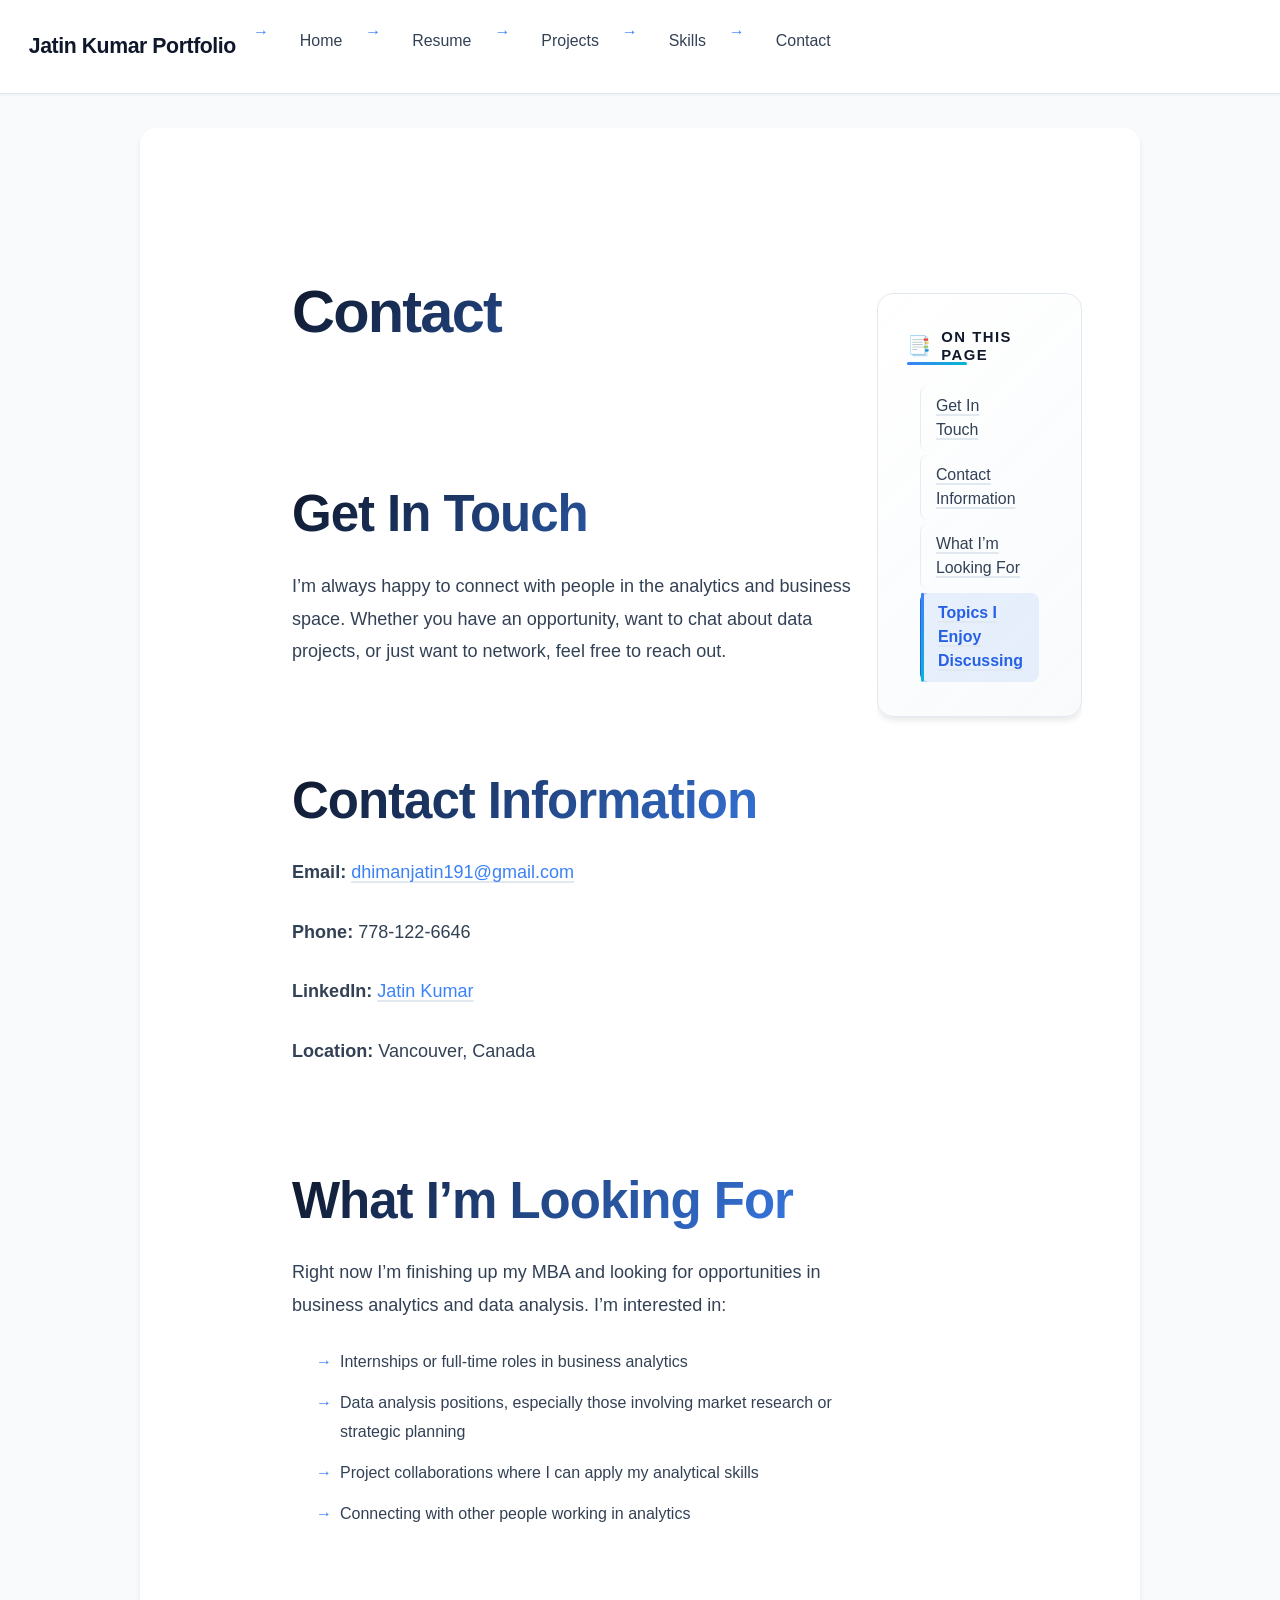
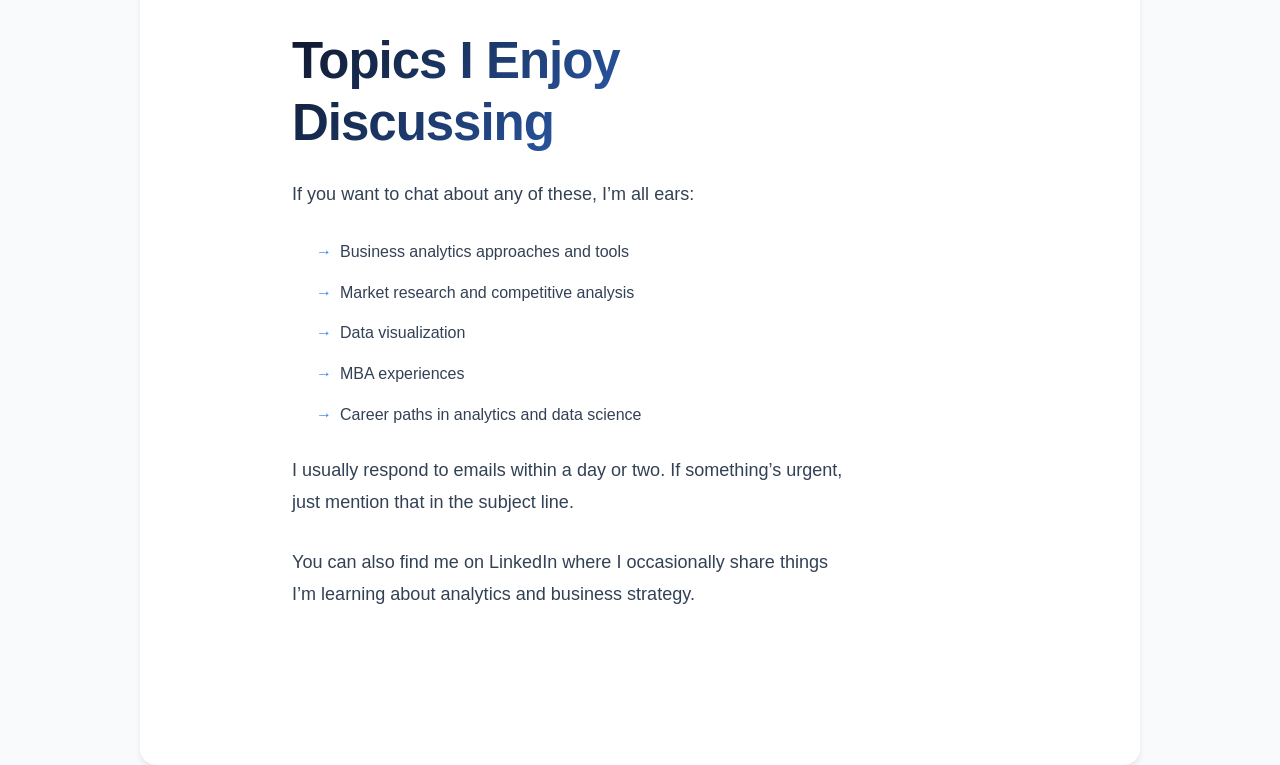
<file: docs/contact.html>
<!DOCTYPE html>
<html xmlns="http://www.w3.org/1999/xhtml" lang="en" xml:lang="en"><head>

<meta charset="utf-8">
<meta name="generator" content="quarto-1.8.27">

<meta name="viewport" content="width=device-width, initial-scale=1.0, user-scalable=yes">


<title>Contact – Jatin Kumar Portfolio</title>
<style>
code{white-space: pre-wrap;}
span.smallcaps{font-variant: small-caps;}
div.columns{display: flex; gap: min(4vw, 1.5em);}
div.column{flex: auto; overflow-x: auto;}
div.hanging-indent{margin-left: 1.5em; text-indent: -1.5em;}
ul.task-list{list-style: none;}
ul.task-list li input[type="checkbox"] {
  width: 0.8em;
  margin: 0 0.8em 0.2em -1em; /* quarto-specific, see https://github.com/quarto-dev/quarto-cli/issues/4556 */ 
  vertical-align: middle;
}
</style>


<script src="site_libs/quarto-nav/quarto-nav.js"></script>
<script src="site_libs/quarto-nav/headroom.min.js"></script>
<script src="site_libs/clipboard/clipboard.min.js"></script>
<script src="site_libs/quarto-search/autocomplete.umd.js"></script>
<script src="site_libs/quarto-search/fuse.min.js"></script>
<script src="site_libs/quarto-search/quarto-search.js"></script>
<meta name="quarto:offset" content="./">
<script src="site_libs/quarto-html/quarto.js" type="module"></script>
<script src="site_libs/quarto-html/tabsets/tabsets.js" type="module"></script>
<script src="site_libs/quarto-html/axe/axe-check.js" type="module"></script>
<script src="site_libs/quarto-html/popper.min.js"></script>
<script src="site_libs/quarto-html/tippy.umd.min.js"></script>
<script src="site_libs/quarto-html/anchor.min.js"></script>
<link href="site_libs/quarto-html/tippy.css" rel="stylesheet">
<link href="site_libs/quarto-html/quarto-syntax-highlighting-ed96de9b727972fe78a7b5d16c58bf87.css" rel="stylesheet" id="quarto-text-highlighting-styles">
<script src="site_libs/bootstrap/bootstrap.min.js"></script>
<link href="site_libs/bootstrap/bootstrap-icons.css" rel="stylesheet">
<link href="site_libs/bootstrap/bootstrap-f245066ca199b7326ac6b360085ddf3a.min.css" rel="stylesheet" append-hash="true" id="quarto-bootstrap" data-mode="light">
<script id="quarto-search-options" type="application/json">{
  "location": "navbar",
  "copy-button": false,
  "collapse-after": 3,
  "panel-placement": "end",
  "type": "overlay",
  "limit": 50,
  "keyboard-shortcut": [
    "f",
    "/",
    "s"
  ],
  "show-item-context": false,
  "language": {
    "search-no-results-text": "No results",
    "search-matching-documents-text": "matching documents",
    "search-copy-link-title": "Copy link to search",
    "search-hide-matches-text": "Hide additional matches",
    "search-more-match-text": "more match in this document",
    "search-more-matches-text": "more matches in this document",
    "search-clear-button-title": "Clear",
    "search-text-placeholder": "",
    "search-detached-cancel-button-title": "Cancel",
    "search-submit-button-title": "Submit",
    "search-label": "Search"
  }
}</script>


<link rel="stylesheet" href="styles.css">
</head>

<body class="nav-fixed quarto-light">

<div id="quarto-search-results"></div>
  <header id="quarto-header" class="headroom fixed-top">
    <nav class="navbar navbar-expand-lg " data-bs-theme="dark">
      <div class="navbar-container container-fluid">
      <div class="navbar-brand-container mx-auto">
    <a class="navbar-brand" href="./index.html">
    <span class="navbar-title">Jatin Kumar Portfolio</span>
    </a>
  </div>
            <div id="quarto-search" class="" title="Search"></div>
          <button class="navbar-toggler" type="button" data-bs-toggle="collapse" data-bs-target="#navbarCollapse" aria-controls="navbarCollapse" role="menu" aria-expanded="false" aria-label="Toggle navigation" onclick="if (window.quartoToggleHeadroom) { window.quartoToggleHeadroom(); }">
  <span class="navbar-toggler-icon"></span>
</button>
          <div class="collapse navbar-collapse" id="navbarCollapse">
            <ul class="navbar-nav navbar-nav-scroll me-auto">
  <li class="nav-item">
    <a class="nav-link" href="./index.html"> 
<span class="menu-text">Home</span></a>
  </li>  
  <li class="nav-item">
    <a class="nav-link" href="./resume.html"> 
<span class="menu-text">Resume</span></a>
  </li>  
  <li class="nav-item">
    <a class="nav-link" href="./projects.html"> 
<span class="menu-text">Projects</span></a>
  </li>  
  <li class="nav-item">
    <a class="nav-link" href="./skills.html"> 
<span class="menu-text">Skills</span></a>
  </li>  
  <li class="nav-item">
    <a class="nav-link active" href="./contact.html" aria-current="page"> 
<span class="menu-text">Contact</span></a>
  </li>  
</ul>
          </div> <!-- /navcollapse -->
            <div class="quarto-navbar-tools">
</div>
      </div> <!-- /container-fluid -->
    </nav>
</header>
<!-- content -->
<div id="quarto-content" class="quarto-container page-columns page-rows-contents page-layout-article page-navbar">
<!-- sidebar -->
<!-- margin-sidebar -->
    <div id="quarto-margin-sidebar" class="sidebar margin-sidebar">
        <nav id="TOC" role="doc-toc" class="toc-active">
    <h2 id="toc-title">On this page</h2>
   
  <ul class="collapse">
  <li><a href="#get-in-touch" id="toc-get-in-touch" class="nav-link active" data-scroll-target="#get-in-touch">Get In Touch</a></li>
  <li><a href="#contact-information" id="toc-contact-information" class="nav-link" data-scroll-target="#contact-information">Contact Information</a></li>
  <li><a href="#what-im-looking-for" id="toc-what-im-looking-for" class="nav-link" data-scroll-target="#what-im-looking-for">What I’m Looking For</a></li>
  <li><a href="#topics-i-enjoy-discussing" id="toc-topics-i-enjoy-discussing" class="nav-link" data-scroll-target="#topics-i-enjoy-discussing">Topics I Enjoy Discussing</a></li>
  </ul>
</nav>
    </div>
<!-- main -->
<main class="content" id="quarto-document-content">

<header id="title-block-header" class="quarto-title-block default">
<div class="quarto-title">
<h1 class="title">Contact</h1>
</div>



<div class="quarto-title-meta">

    
  
    
  </div>
  


</header>


<section id="get-in-touch" class="level1">
<h1>Get In Touch</h1>
<p>I’m always happy to connect with people in the analytics and business space. Whether you have an opportunity, want to chat about data projects, or just want to network, feel free to reach out.</p>
</section>
<section id="contact-information" class="level1">
<h1>Contact Information</h1>
<p><strong>Email:</strong> <a href="mailto:dhimanjatin191@gmail.com">dhimanjatin191@gmail.com</a></p>
<p><strong>Phone:</strong> 778-122-6646</p>
<p><strong>LinkedIn:</strong> <a href="https://www.linkedin.com/in/jatin-dhiman-69a631304/">Jatin Kumar</a></p>
<p><strong>Location:</strong> Vancouver, Canada</p>
</section>
<section id="what-im-looking-for" class="level1">
<h1>What I’m Looking For</h1>
<p>Right now I’m finishing up my MBA and looking for opportunities in business analytics and data analysis. I’m interested in:</p>
<ul>
<li>Internships or full-time roles in business analytics</li>
<li>Data analysis positions, especially those involving market research or strategic planning</li>
<li>Project collaborations where I can apply my analytical skills</li>
<li>Connecting with other people working in analytics</li>
</ul>
</section>
<section id="topics-i-enjoy-discussing" class="level1">
<h1>Topics I Enjoy Discussing</h1>
<p>If you want to chat about any of these, I’m all ears:</p>
<ul>
<li>Business analytics approaches and tools</li>
<li>Market research and competitive analysis</li>
<li>Data visualization</li>
<li>MBA experiences</li>
<li>Career paths in analytics and data science</li>
</ul>
<p>I usually respond to emails within a day or two. If something’s urgent, just mention that in the subject line.</p>
<p>You can also find me on LinkedIn where I occasionally share things I’m learning about analytics and business strategy.</p>


</section>

</main> <!-- /main -->
<script id="quarto-html-after-body" type="application/javascript">
  window.document.addEventListener("DOMContentLoaded", function (event) {
    const icon = "";
    const anchorJS = new window.AnchorJS();
    anchorJS.options = {
      placement: 'right',
      icon: icon
    };
    anchorJS.add('.anchored');
    const isCodeAnnotation = (el) => {
      for (const clz of el.classList) {
        if (clz.startsWith('code-annotation-')) {                     
          return true;
        }
      }
      return false;
    }
    const onCopySuccess = function(e) {
      // button target
      const button = e.trigger;
      // don't keep focus
      button.blur();
      // flash "checked"
      button.classList.add('code-copy-button-checked');
      var currentTitle = button.getAttribute("title");
      button.setAttribute("title", "Copied!");
      let tooltip;
      if (window.bootstrap) {
        button.setAttribute("data-bs-toggle", "tooltip");
        button.setAttribute("data-bs-placement", "left");
        button.setAttribute("data-bs-title", "Copied!");
        tooltip = new bootstrap.Tooltip(button, 
          { trigger: "manual", 
            customClass: "code-copy-button-tooltip",
            offset: [0, -8]});
        tooltip.show();    
      }
      setTimeout(function() {
        if (tooltip) {
          tooltip.hide();
          button.removeAttribute("data-bs-title");
          button.removeAttribute("data-bs-toggle");
          button.removeAttribute("data-bs-placement");
        }
        button.setAttribute("title", currentTitle);
        button.classList.remove('code-copy-button-checked');
      }, 1000);
      // clear code selection
      e.clearSelection();
    }
    const getTextToCopy = function(trigger) {
      const outerScaffold = trigger.parentElement.cloneNode(true);
      const codeEl = outerScaffold.querySelector('code');
      for (const childEl of codeEl.children) {
        if (isCodeAnnotation(childEl)) {
          childEl.remove();
        }
      }
      return codeEl.innerText;
    }
    const clipboard = new window.ClipboardJS('.code-copy-button:not([data-in-quarto-modal])', {
      text: getTextToCopy
    });
    clipboard.on('success', onCopySuccess);
    if (window.document.getElementById('quarto-embedded-source-code-modal')) {
      const clipboardModal = new window.ClipboardJS('.code-copy-button[data-in-quarto-modal]', {
        text: getTextToCopy,
        container: window.document.getElementById('quarto-embedded-source-code-modal')
      });
      clipboardModal.on('success', onCopySuccess);
    }
      var localhostRegex = new RegExp(/^(?:http|https):\/\/localhost\:?[0-9]*\//);
      var mailtoRegex = new RegExp(/^mailto:/);
        var filterRegex = new RegExp('/' + window.location.host + '/');
      var isInternal = (href) => {
          return filterRegex.test(href) || localhostRegex.test(href) || mailtoRegex.test(href);
      }
      // Inspect non-navigation links and adorn them if external
     var links = window.document.querySelectorAll('a[href]:not(.nav-link):not(.navbar-brand):not(.toc-action):not(.sidebar-link):not(.sidebar-item-toggle):not(.pagination-link):not(.no-external):not([aria-hidden]):not(.dropdown-item):not(.quarto-navigation-tool):not(.about-link)');
      for (var i=0; i<links.length; i++) {
        const link = links[i];
        if (!isInternal(link.href)) {
          // undo the damage that might have been done by quarto-nav.js in the case of
          // links that we want to consider external
          if (link.dataset.originalHref !== undefined) {
            link.href = link.dataset.originalHref;
          }
        }
      }
    function tippyHover(el, contentFn, onTriggerFn, onUntriggerFn) {
      const config = {
        allowHTML: true,
        maxWidth: 500,
        delay: 100,
        arrow: false,
        appendTo: function(el) {
            return el.parentElement;
        },
        interactive: true,
        interactiveBorder: 10,
        theme: 'quarto',
        placement: 'bottom-start',
      };
      if (contentFn) {
        config.content = contentFn;
      }
      if (onTriggerFn) {
        config.onTrigger = onTriggerFn;
      }
      if (onUntriggerFn) {
        config.onUntrigger = onUntriggerFn;
      }
      window.tippy(el, config); 
    }
    const noterefs = window.document.querySelectorAll('a[role="doc-noteref"]');
    for (var i=0; i<noterefs.length; i++) {
      const ref = noterefs[i];
      tippyHover(ref, function() {
        // use id or data attribute instead here
        let href = ref.getAttribute('data-footnote-href') || ref.getAttribute('href');
        try { href = new URL(href).hash; } catch {}
        const id = href.replace(/^#\/?/, "");
        const note = window.document.getElementById(id);
        if (note) {
          return note.innerHTML;
        } else {
          return "";
        }
      });
    }
    const xrefs = window.document.querySelectorAll('a.quarto-xref');
    const processXRef = (id, note) => {
      // Strip column container classes
      const stripColumnClz = (el) => {
        el.classList.remove("page-full", "page-columns");
        if (el.children) {
          for (const child of el.children) {
            stripColumnClz(child);
          }
        }
      }
      stripColumnClz(note)
      if (id === null || id.startsWith('sec-')) {
        // Special case sections, only their first couple elements
        const container = document.createElement("div");
        if (note.children && note.children.length > 2) {
          container.appendChild(note.children[0].cloneNode(true));
          for (let i = 1; i < note.children.length; i++) {
            const child = note.children[i];
            if (child.tagName === "P" && child.innerText === "") {
              continue;
            } else {
              container.appendChild(child.cloneNode(true));
              break;
            }
          }
          if (window.Quarto?.typesetMath) {
            window.Quarto.typesetMath(container);
          }
          return container.innerHTML
        } else {
          if (window.Quarto?.typesetMath) {
            window.Quarto.typesetMath(note);
          }
          return note.innerHTML;
        }
      } else {
        // Remove any anchor links if they are present
        const anchorLink = note.querySelector('a.anchorjs-link');
        if (anchorLink) {
          anchorLink.remove();
        }
        if (window.Quarto?.typesetMath) {
          window.Quarto.typesetMath(note);
        }
        if (note.classList.contains("callout")) {
          return note.outerHTML;
        } else {
          return note.innerHTML;
        }
      }
    }
    for (var i=0; i<xrefs.length; i++) {
      const xref = xrefs[i];
      tippyHover(xref, undefined, function(instance) {
        instance.disable();
        let url = xref.getAttribute('href');
        let hash = undefined; 
        if (url.startsWith('#')) {
          hash = url;
        } else {
          try { hash = new URL(url).hash; } catch {}
        }
        if (hash) {
          const id = hash.replace(/^#\/?/, "");
          const note = window.document.getElementById(id);
          if (note !== null) {
            try {
              const html = processXRef(id, note.cloneNode(true));
              instance.setContent(html);
            } finally {
              instance.enable();
              instance.show();
            }
          } else {
            // See if we can fetch this
            fetch(url.split('#')[0])
            .then(res => res.text())
            .then(html => {
              const parser = new DOMParser();
              const htmlDoc = parser.parseFromString(html, "text/html");
              const note = htmlDoc.getElementById(id);
              if (note !== null) {
                const html = processXRef(id, note);
                instance.setContent(html);
              } 
            }).finally(() => {
              instance.enable();
              instance.show();
            });
          }
        } else {
          // See if we can fetch a full url (with no hash to target)
          // This is a special case and we should probably do some content thinning / targeting
          fetch(url)
          .then(res => res.text())
          .then(html => {
            const parser = new DOMParser();
            const htmlDoc = parser.parseFromString(html, "text/html");
            const note = htmlDoc.querySelector('main.content');
            if (note !== null) {
              // This should only happen for chapter cross references
              // (since there is no id in the URL)
              // remove the first header
              if (note.children.length > 0 && note.children[0].tagName === "HEADER") {
                note.children[0].remove();
              }
              const html = processXRef(null, note);
              instance.setContent(html);
            } 
          }).finally(() => {
            instance.enable();
            instance.show();
          });
        }
      }, function(instance) {
      });
    }
        let selectedAnnoteEl;
        const selectorForAnnotation = ( cell, annotation) => {
          let cellAttr = 'data-code-cell="' + cell + '"';
          let lineAttr = 'data-code-annotation="' +  annotation + '"';
          const selector = 'span[' + cellAttr + '][' + lineAttr + ']';
          return selector;
        }
        const selectCodeLines = (annoteEl) => {
          const doc = window.document;
          const targetCell = annoteEl.getAttribute("data-target-cell");
          const targetAnnotation = annoteEl.getAttribute("data-target-annotation");
          const annoteSpan = window.document.querySelector(selectorForAnnotation(targetCell, targetAnnotation));
          const lines = annoteSpan.getAttribute("data-code-lines").split(",");
          const lineIds = lines.map((line) => {
            return targetCell + "-" + line;
          })
          let top = null;
          let height = null;
          let parent = null;
          if (lineIds.length > 0) {
              //compute the position of the single el (top and bottom and make a div)
              const el = window.document.getElementById(lineIds[0]);
              top = el.offsetTop;
              height = el.offsetHeight;
              parent = el.parentElement.parentElement;
            if (lineIds.length > 1) {
              const lastEl = window.document.getElementById(lineIds[lineIds.length - 1]);
              const bottom = lastEl.offsetTop + lastEl.offsetHeight;
              height = bottom - top;
            }
            if (top !== null && height !== null && parent !== null) {
              // cook up a div (if necessary) and position it 
              let div = window.document.getElementById("code-annotation-line-highlight");
              if (div === null) {
                div = window.document.createElement("div");
                div.setAttribute("id", "code-annotation-line-highlight");
                div.style.position = 'absolute';
                parent.appendChild(div);
              }
              div.style.top = top - 2 + "px";
              div.style.height = height + 4 + "px";
              div.style.left = 0;
              let gutterDiv = window.document.getElementById("code-annotation-line-highlight-gutter");
              if (gutterDiv === null) {
                gutterDiv = window.document.createElement("div");
                gutterDiv.setAttribute("id", "code-annotation-line-highlight-gutter");
                gutterDiv.style.position = 'absolute';
                const codeCell = window.document.getElementById(targetCell);
                const gutter = codeCell.querySelector('.code-annotation-gutter');
                gutter.appendChild(gutterDiv);
              }
              gutterDiv.style.top = top - 2 + "px";
              gutterDiv.style.height = height + 4 + "px";
            }
            selectedAnnoteEl = annoteEl;
          }
        };
        const unselectCodeLines = () => {
          const elementsIds = ["code-annotation-line-highlight", "code-annotation-line-highlight-gutter"];
          elementsIds.forEach((elId) => {
            const div = window.document.getElementById(elId);
            if (div) {
              div.remove();
            }
          });
          selectedAnnoteEl = undefined;
        };
          // Handle positioning of the toggle
      window.addEventListener(
        "resize",
        throttle(() => {
          elRect = undefined;
          if (selectedAnnoteEl) {
            selectCodeLines(selectedAnnoteEl);
          }
        }, 10)
      );
      function throttle(fn, ms) {
      let throttle = false;
      let timer;
        return (...args) => {
          if(!throttle) { // first call gets through
              fn.apply(this, args);
              throttle = true;
          } else { // all the others get throttled
              if(timer) clearTimeout(timer); // cancel #2
              timer = setTimeout(() => {
                fn.apply(this, args);
                timer = throttle = false;
              }, ms);
          }
        };
      }
        // Attach click handler to the DT
        const annoteDls = window.document.querySelectorAll('dt[data-target-cell]');
        for (const annoteDlNode of annoteDls) {
          annoteDlNode.addEventListener('click', (event) => {
            const clickedEl = event.target;
            if (clickedEl !== selectedAnnoteEl) {
              unselectCodeLines();
              const activeEl = window.document.querySelector('dt[data-target-cell].code-annotation-active');
              if (activeEl) {
                activeEl.classList.remove('code-annotation-active');
              }
              selectCodeLines(clickedEl);
              clickedEl.classList.add('code-annotation-active');
            } else {
              // Unselect the line
              unselectCodeLines();
              clickedEl.classList.remove('code-annotation-active');
            }
          });
        }
    const findCites = (el) => {
      const parentEl = el.parentElement;
      if (parentEl) {
        const cites = parentEl.dataset.cites;
        if (cites) {
          return {
            el,
            cites: cites.split(' ')
          };
        } else {
          return findCites(el.parentElement)
        }
      } else {
        return undefined;
      }
    };
    var bibliorefs = window.document.querySelectorAll('a[role="doc-biblioref"]');
    for (var i=0; i<bibliorefs.length; i++) {
      const ref = bibliorefs[i];
      const citeInfo = findCites(ref);
      if (citeInfo) {
        tippyHover(citeInfo.el, function() {
          var popup = window.document.createElement('div');
          citeInfo.cites.forEach(function(cite) {
            var citeDiv = window.document.createElement('div');
            citeDiv.classList.add('hanging-indent');
            citeDiv.classList.add('csl-entry');
            var biblioDiv = window.document.getElementById('ref-' + cite);
            if (biblioDiv) {
              citeDiv.innerHTML = biblioDiv.innerHTML;
            }
            popup.appendChild(citeDiv);
          });
          return popup.innerHTML;
        });
      }
    }
  });
  </script>
</div> <!-- /content -->




</body></html>
</file>
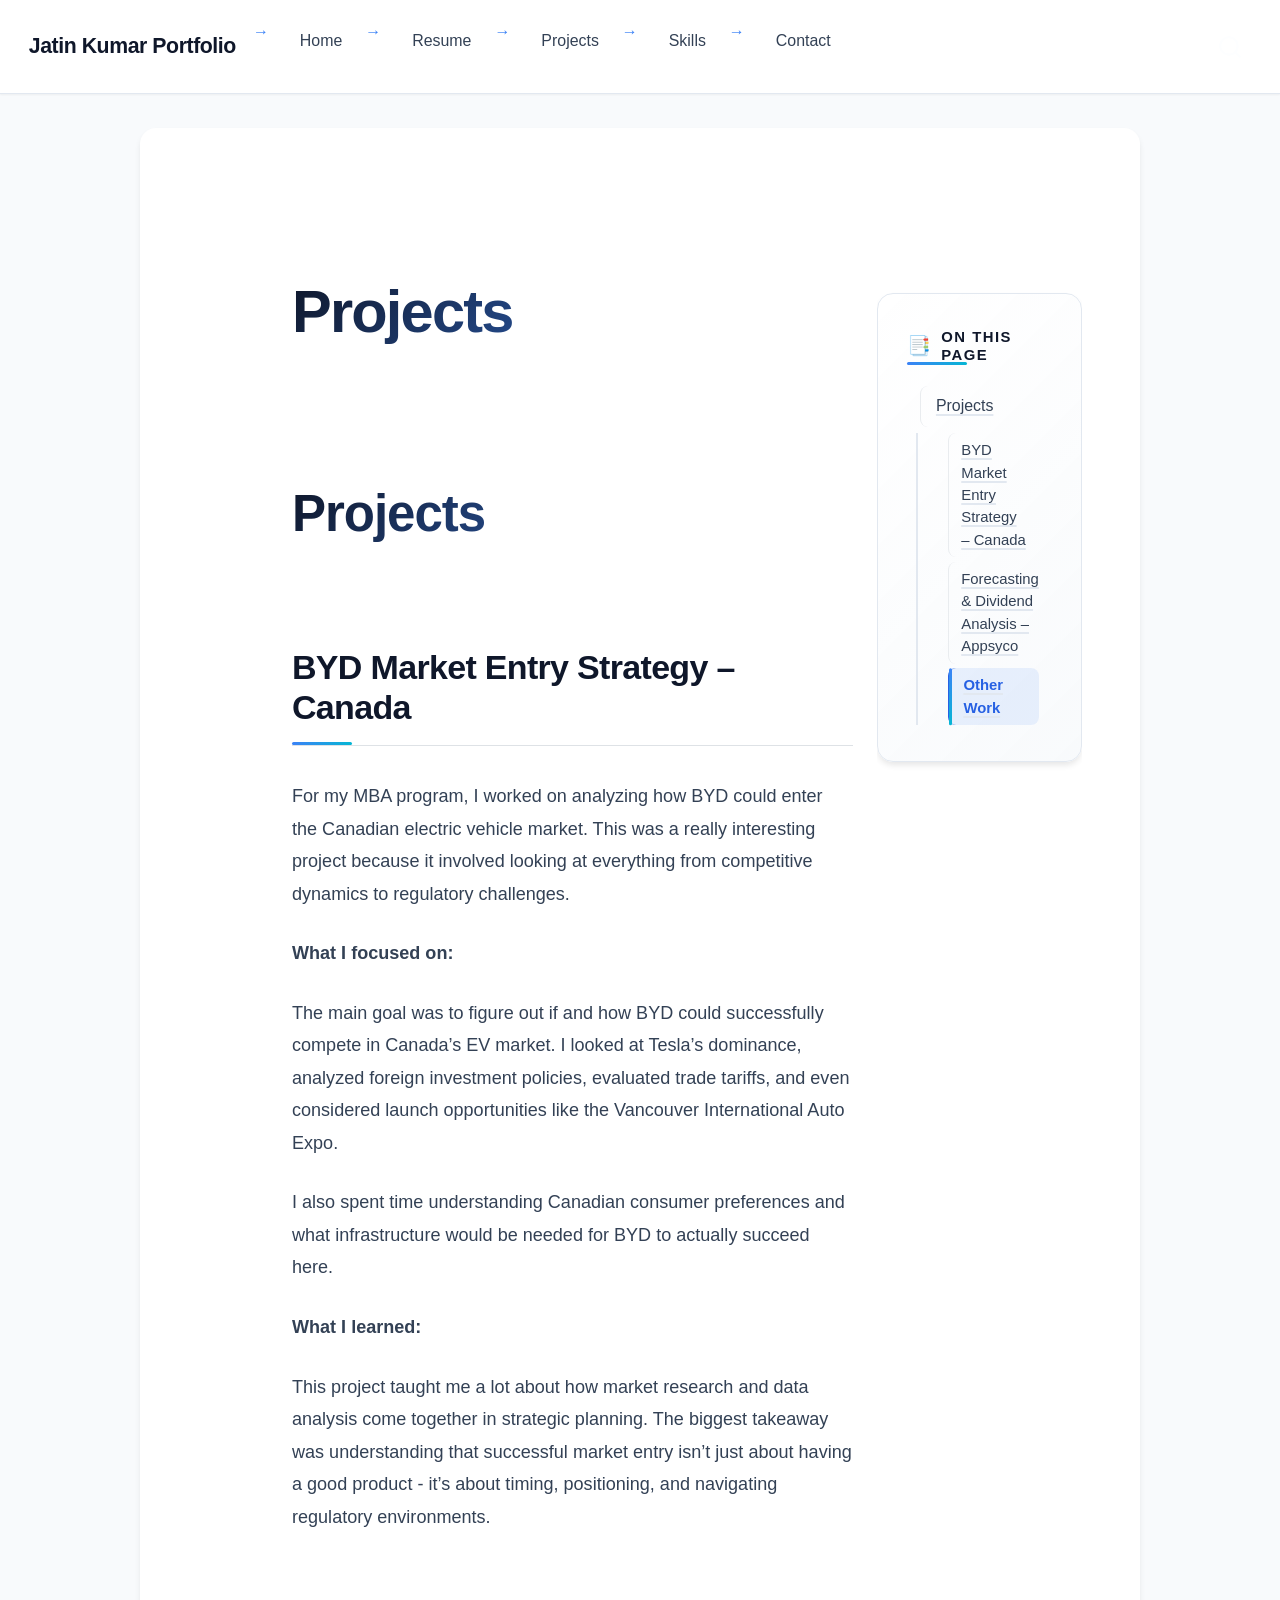
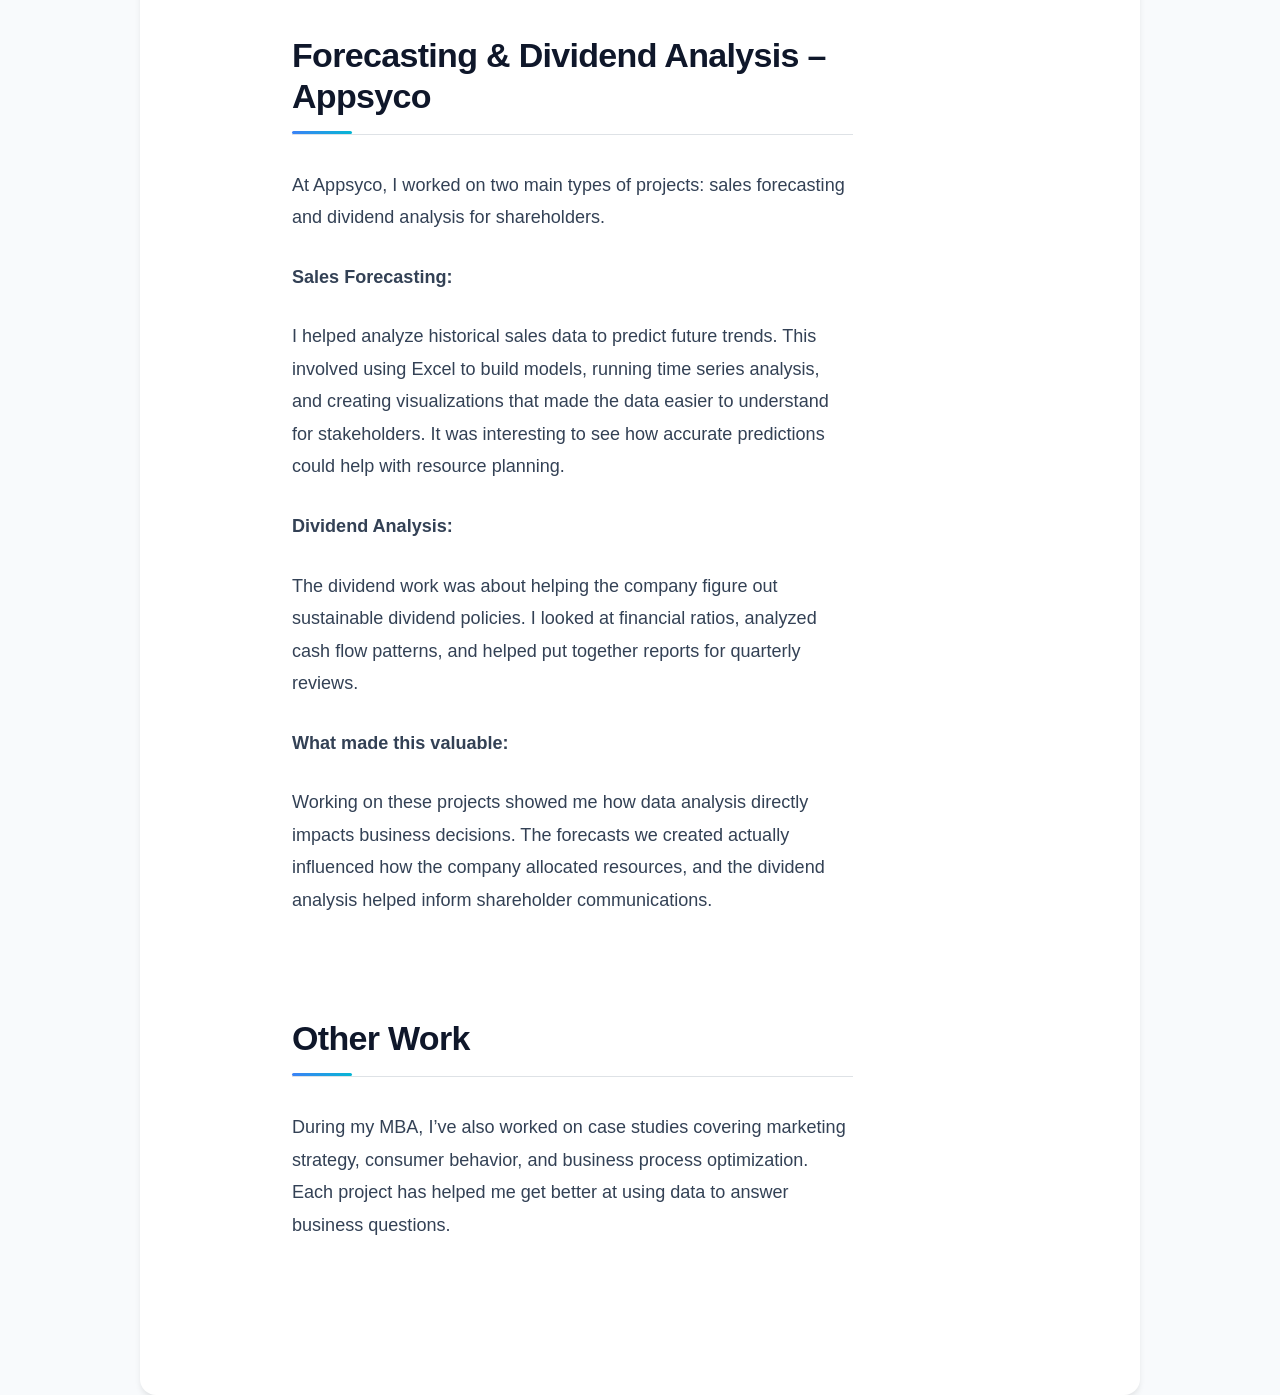
<file: docs/projects.html>
<!DOCTYPE html>
<html xmlns="http://www.w3.org/1999/xhtml" lang="en" xml:lang="en"><head>

<meta charset="utf-8">
<meta name="generator" content="quarto-1.8.27">

<meta name="viewport" content="width=device-width, initial-scale=1.0, user-scalable=yes">


<title>Projects – Jatin Kumar Portfolio</title>
<style>
code{white-space: pre-wrap;}
span.smallcaps{font-variant: small-caps;}
div.columns{display: flex; gap: min(4vw, 1.5em);}
div.column{flex: auto; overflow-x: auto;}
div.hanging-indent{margin-left: 1.5em; text-indent: -1.5em;}
ul.task-list{list-style: none;}
ul.task-list li input[type="checkbox"] {
  width: 0.8em;
  margin: 0 0.8em 0.2em -1em; /* quarto-specific, see https://github.com/quarto-dev/quarto-cli/issues/4556 */ 
  vertical-align: middle;
}
</style>


<script src="site_libs/quarto-nav/quarto-nav.js"></script>
<script src="site_libs/quarto-nav/headroom.min.js"></script>
<script src="site_libs/clipboard/clipboard.min.js"></script>
<script src="site_libs/quarto-search/autocomplete.umd.js"></script>
<script src="site_libs/quarto-search/fuse.min.js"></script>
<script src="site_libs/quarto-search/quarto-search.js"></script>
<meta name="quarto:offset" content="./">
<script src="site_libs/quarto-html/quarto.js" type="module"></script>
<script src="site_libs/quarto-html/tabsets/tabsets.js" type="module"></script>
<script src="site_libs/quarto-html/axe/axe-check.js" type="module"></script>
<script src="site_libs/quarto-html/popper.min.js"></script>
<script src="site_libs/quarto-html/tippy.umd.min.js"></script>
<script src="site_libs/quarto-html/anchor.min.js"></script>
<link href="site_libs/quarto-html/tippy.css" rel="stylesheet">
<link href="site_libs/quarto-html/quarto-syntax-highlighting-ed96de9b727972fe78a7b5d16c58bf87.css" rel="stylesheet" id="quarto-text-highlighting-styles">
<script src="site_libs/bootstrap/bootstrap.min.js"></script>
<link href="site_libs/bootstrap/bootstrap-icons.css" rel="stylesheet">
<link href="site_libs/bootstrap/bootstrap-f245066ca199b7326ac6b360085ddf3a.min.css" rel="stylesheet" append-hash="true" id="quarto-bootstrap" data-mode="light">
<script id="quarto-search-options" type="application/json">{
  "location": "navbar",
  "copy-button": false,
  "collapse-after": 3,
  "panel-placement": "end",
  "type": "overlay",
  "limit": 50,
  "keyboard-shortcut": [
    "f",
    "/",
    "s"
  ],
  "show-item-context": false,
  "language": {
    "search-no-results-text": "No results",
    "search-matching-documents-text": "matching documents",
    "search-copy-link-title": "Copy link to search",
    "search-hide-matches-text": "Hide additional matches",
    "search-more-match-text": "more match in this document",
    "search-more-matches-text": "more matches in this document",
    "search-clear-button-title": "Clear",
    "search-text-placeholder": "",
    "search-detached-cancel-button-title": "Cancel",
    "search-submit-button-title": "Submit",
    "search-label": "Search"
  }
}</script>


<link rel="stylesheet" href="styles.css">
</head>

<body class="nav-fixed quarto-light">

<div id="quarto-search-results"></div>
  <header id="quarto-header" class="headroom fixed-top">
    <nav class="navbar navbar-expand-lg " data-bs-theme="dark">
      <div class="navbar-container container-fluid">
      <div class="navbar-brand-container mx-auto">
    <a class="navbar-brand" href="./index.html">
    <span class="navbar-title">Jatin Kumar Portfolio</span>
    </a>
  </div>
            <div id="quarto-search" class="" title="Search"></div>
          <button class="navbar-toggler" type="button" data-bs-toggle="collapse" data-bs-target="#navbarCollapse" aria-controls="navbarCollapse" role="menu" aria-expanded="false" aria-label="Toggle navigation" onclick="if (window.quartoToggleHeadroom) { window.quartoToggleHeadroom(); }">
  <span class="navbar-toggler-icon"></span>
</button>
          <div class="collapse navbar-collapse" id="navbarCollapse">
            <ul class="navbar-nav navbar-nav-scroll me-auto">
  <li class="nav-item">
    <a class="nav-link" href="./index.html"> 
<span class="menu-text">Home</span></a>
  </li>  
  <li class="nav-item">
    <a class="nav-link" href="./resume.html"> 
<span class="menu-text">Resume</span></a>
  </li>  
  <li class="nav-item">
    <a class="nav-link active" href="./projects.html" aria-current="page"> 
<span class="menu-text">Projects</span></a>
  </li>  
  <li class="nav-item">
    <a class="nav-link" href="./skills.html"> 
<span class="menu-text">Skills</span></a>
  </li>  
  <li class="nav-item">
    <a class="nav-link" href="./contact.html"> 
<span class="menu-text">Contact</span></a>
  </li>  
</ul>
          </div> <!-- /navcollapse -->
            <div class="quarto-navbar-tools">
</div>
      </div> <!-- /container-fluid -->
    </nav>
</header>
<!-- content -->
<div id="quarto-content" class="quarto-container page-columns page-rows-contents page-layout-article page-navbar">
<!-- sidebar -->
<!-- margin-sidebar -->
    <div id="quarto-margin-sidebar" class="sidebar margin-sidebar">
        <nav id="TOC" role="doc-toc" class="toc-active">
    <h2 id="toc-title">On this page</h2>
   
  <ul class="collapse">
  <li><a href="#projects" id="toc-projects" class="nav-link active" data-scroll-target="#projects">Projects</a>
  <ul class="collapse">
  <li><a href="#byd-market-entry-strategy-canada" id="toc-byd-market-entry-strategy-canada" class="nav-link" data-scroll-target="#byd-market-entry-strategy-canada">BYD Market Entry Strategy – Canada</a></li>
  <li><a href="#forecasting-dividend-analysis-appsyco" id="toc-forecasting-dividend-analysis-appsyco" class="nav-link" data-scroll-target="#forecasting-dividend-analysis-appsyco">Forecasting &amp; Dividend Analysis – Appsyco</a></li>
  <li><a href="#other-work" id="toc-other-work" class="nav-link" data-scroll-target="#other-work">Other Work</a></li>
  </ul></li>
  </ul>
</nav>
    </div>
<!-- main -->
<main class="content" id="quarto-document-content">

<header id="title-block-header" class="quarto-title-block default">
<div class="quarto-title">
<h1 class="title">Projects</h1>
</div>



<div class="quarto-title-meta">

    
  
    
  </div>
  


</header>


<section id="projects" class="level1">
<h1>Projects</h1>
<section id="byd-market-entry-strategy-canada" class="level2">
<h2 class="anchored" data-anchor-id="byd-market-entry-strategy-canada">BYD Market Entry Strategy – Canada</h2>
<p>For my MBA program, I worked on analyzing how BYD could enter the Canadian electric vehicle market. This was a really interesting project because it involved looking at everything from competitive dynamics to regulatory challenges.</p>
<p><strong>What I focused on:</strong></p>
<p>The main goal was to figure out if and how BYD could successfully compete in Canada’s EV market. I looked at Tesla’s dominance, analyzed foreign investment policies, evaluated trade tariffs, and even considered launch opportunities like the Vancouver International Auto Expo.</p>
<p>I also spent time understanding Canadian consumer preferences and what infrastructure would be needed for BYD to actually succeed here.</p>
<p><strong>What I learned:</strong></p>
<p>This project taught me a lot about how market research and data analysis come together in strategic planning. The biggest takeaway was understanding that successful market entry isn’t just about having a good product - it’s about timing, positioning, and navigating regulatory environments.</p>
</section>
<section id="forecasting-dividend-analysis-appsyco" class="level2">
<h2 class="anchored" data-anchor-id="forecasting-dividend-analysis-appsyco">Forecasting &amp; Dividend Analysis – Appsyco</h2>
<p>At Appsyco, I worked on two main types of projects: sales forecasting and dividend analysis for shareholders.</p>
<p><strong>Sales Forecasting:</strong></p>
<p>I helped analyze historical sales data to predict future trends. This involved using Excel to build models, running time series analysis, and creating visualizations that made the data easier to understand for stakeholders. It was interesting to see how accurate predictions could help with resource planning.</p>
<p><strong>Dividend Analysis:</strong></p>
<p>The dividend work was about helping the company figure out sustainable dividend policies. I looked at financial ratios, analyzed cash flow patterns, and helped put together reports for quarterly reviews.</p>
<p><strong>What made this valuable:</strong></p>
<p>Working on these projects showed me how data analysis directly impacts business decisions. The forecasts we created actually influenced how the company allocated resources, and the dividend analysis helped inform shareholder communications.</p>
</section>
<section id="other-work" class="level2">
<h2 class="anchored" data-anchor-id="other-work">Other Work</h2>
<p>During my MBA, I’ve also worked on case studies covering marketing strategy, consumer behavior, and business process optimization. Each project has helped me get better at using data to answer business questions.</p>


</section>
</section>

</main> <!-- /main -->
<script id="quarto-html-after-body" type="application/javascript">
  window.document.addEventListener("DOMContentLoaded", function (event) {
    const icon = "";
    const anchorJS = new window.AnchorJS();
    anchorJS.options = {
      placement: 'right',
      icon: icon
    };
    anchorJS.add('.anchored');
    const isCodeAnnotation = (el) => {
      for (const clz of el.classList) {
        if (clz.startsWith('code-annotation-')) {                     
          return true;
        }
      }
      return false;
    }
    const onCopySuccess = function(e) {
      // button target
      const button = e.trigger;
      // don't keep focus
      button.blur();
      // flash "checked"
      button.classList.add('code-copy-button-checked');
      var currentTitle = button.getAttribute("title");
      button.setAttribute("title", "Copied!");
      let tooltip;
      if (window.bootstrap) {
        button.setAttribute("data-bs-toggle", "tooltip");
        button.setAttribute("data-bs-placement", "left");
        button.setAttribute("data-bs-title", "Copied!");
        tooltip = new bootstrap.Tooltip(button, 
          { trigger: "manual", 
            customClass: "code-copy-button-tooltip",
            offset: [0, -8]});
        tooltip.show();    
      }
      setTimeout(function() {
        if (tooltip) {
          tooltip.hide();
          button.removeAttribute("data-bs-title");
          button.removeAttribute("data-bs-toggle");
          button.removeAttribute("data-bs-placement");
        }
        button.setAttribute("title", currentTitle);
        button.classList.remove('code-copy-button-checked');
      }, 1000);
      // clear code selection
      e.clearSelection();
    }
    const getTextToCopy = function(trigger) {
      const outerScaffold = trigger.parentElement.cloneNode(true);
      const codeEl = outerScaffold.querySelector('code');
      for (const childEl of codeEl.children) {
        if (isCodeAnnotation(childEl)) {
          childEl.remove();
        }
      }
      return codeEl.innerText;
    }
    const clipboard = new window.ClipboardJS('.code-copy-button:not([data-in-quarto-modal])', {
      text: getTextToCopy
    });
    clipboard.on('success', onCopySuccess);
    if (window.document.getElementById('quarto-embedded-source-code-modal')) {
      const clipboardModal = new window.ClipboardJS('.code-copy-button[data-in-quarto-modal]', {
        text: getTextToCopy,
        container: window.document.getElementById('quarto-embedded-source-code-modal')
      });
      clipboardModal.on('success', onCopySuccess);
    }
      var localhostRegex = new RegExp(/^(?:http|https):\/\/localhost\:?[0-9]*\//);
      var mailtoRegex = new RegExp(/^mailto:/);
        var filterRegex = new RegExp('/' + window.location.host + '/');
      var isInternal = (href) => {
          return filterRegex.test(href) || localhostRegex.test(href) || mailtoRegex.test(href);
      }
      // Inspect non-navigation links and adorn them if external
     var links = window.document.querySelectorAll('a[href]:not(.nav-link):not(.navbar-brand):not(.toc-action):not(.sidebar-link):not(.sidebar-item-toggle):not(.pagination-link):not(.no-external):not([aria-hidden]):not(.dropdown-item):not(.quarto-navigation-tool):not(.about-link)');
      for (var i=0; i<links.length; i++) {
        const link = links[i];
        if (!isInternal(link.href)) {
          // undo the damage that might have been done by quarto-nav.js in the case of
          // links that we want to consider external
          if (link.dataset.originalHref !== undefined) {
            link.href = link.dataset.originalHref;
          }
        }
      }
    function tippyHover(el, contentFn, onTriggerFn, onUntriggerFn) {
      const config = {
        allowHTML: true,
        maxWidth: 500,
        delay: 100,
        arrow: false,
        appendTo: function(el) {
            return el.parentElement;
        },
        interactive: true,
        interactiveBorder: 10,
        theme: 'quarto',
        placement: 'bottom-start',
      };
      if (contentFn) {
        config.content = contentFn;
      }
      if (onTriggerFn) {
        config.onTrigger = onTriggerFn;
      }
      if (onUntriggerFn) {
        config.onUntrigger = onUntriggerFn;
      }
      window.tippy(el, config); 
    }
    const noterefs = window.document.querySelectorAll('a[role="doc-noteref"]');
    for (var i=0; i<noterefs.length; i++) {
      const ref = noterefs[i];
      tippyHover(ref, function() {
        // use id or data attribute instead here
        let href = ref.getAttribute('data-footnote-href') || ref.getAttribute('href');
        try { href = new URL(href).hash; } catch {}
        const id = href.replace(/^#\/?/, "");
        const note = window.document.getElementById(id);
        if (note) {
          return note.innerHTML;
        } else {
          return "";
        }
      });
    }
    const xrefs = window.document.querySelectorAll('a.quarto-xref');
    const processXRef = (id, note) => {
      // Strip column container classes
      const stripColumnClz = (el) => {
        el.classList.remove("page-full", "page-columns");
        if (el.children) {
          for (const child of el.children) {
            stripColumnClz(child);
          }
        }
      }
      stripColumnClz(note)
      if (id === null || id.startsWith('sec-')) {
        // Special case sections, only their first couple elements
        const container = document.createElement("div");
        if (note.children && note.children.length > 2) {
          container.appendChild(note.children[0].cloneNode(true));
          for (let i = 1; i < note.children.length; i++) {
            const child = note.children[i];
            if (child.tagName === "P" && child.innerText === "") {
              continue;
            } else {
              container.appendChild(child.cloneNode(true));
              break;
            }
          }
          if (window.Quarto?.typesetMath) {
            window.Quarto.typesetMath(container);
          }
          return container.innerHTML
        } else {
          if (window.Quarto?.typesetMath) {
            window.Quarto.typesetMath(note);
          }
          return note.innerHTML;
        }
      } else {
        // Remove any anchor links if they are present
        const anchorLink = note.querySelector('a.anchorjs-link');
        if (anchorLink) {
          anchorLink.remove();
        }
        if (window.Quarto?.typesetMath) {
          window.Quarto.typesetMath(note);
        }
        if (note.classList.contains("callout")) {
          return note.outerHTML;
        } else {
          return note.innerHTML;
        }
      }
    }
    for (var i=0; i<xrefs.length; i++) {
      const xref = xrefs[i];
      tippyHover(xref, undefined, function(instance) {
        instance.disable();
        let url = xref.getAttribute('href');
        let hash = undefined; 
        if (url.startsWith('#')) {
          hash = url;
        } else {
          try { hash = new URL(url).hash; } catch {}
        }
        if (hash) {
          const id = hash.replace(/^#\/?/, "");
          const note = window.document.getElementById(id);
          if (note !== null) {
            try {
              const html = processXRef(id, note.cloneNode(true));
              instance.setContent(html);
            } finally {
              instance.enable();
              instance.show();
            }
          } else {
            // See if we can fetch this
            fetch(url.split('#')[0])
            .then(res => res.text())
            .then(html => {
              const parser = new DOMParser();
              const htmlDoc = parser.parseFromString(html, "text/html");
              const note = htmlDoc.getElementById(id);
              if (note !== null) {
                const html = processXRef(id, note);
                instance.setContent(html);
              } 
            }).finally(() => {
              instance.enable();
              instance.show();
            });
          }
        } else {
          // See if we can fetch a full url (with no hash to target)
          // This is a special case and we should probably do some content thinning / targeting
          fetch(url)
          .then(res => res.text())
          .then(html => {
            const parser = new DOMParser();
            const htmlDoc = parser.parseFromString(html, "text/html");
            const note = htmlDoc.querySelector('main.content');
            if (note !== null) {
              // This should only happen for chapter cross references
              // (since there is no id in the URL)
              // remove the first header
              if (note.children.length > 0 && note.children[0].tagName === "HEADER") {
                note.children[0].remove();
              }
              const html = processXRef(null, note);
              instance.setContent(html);
            } 
          }).finally(() => {
            instance.enable();
            instance.show();
          });
        }
      }, function(instance) {
      });
    }
        let selectedAnnoteEl;
        const selectorForAnnotation = ( cell, annotation) => {
          let cellAttr = 'data-code-cell="' + cell + '"';
          let lineAttr = 'data-code-annotation="' +  annotation + '"';
          const selector = 'span[' + cellAttr + '][' + lineAttr + ']';
          return selector;
        }
        const selectCodeLines = (annoteEl) => {
          const doc = window.document;
          const targetCell = annoteEl.getAttribute("data-target-cell");
          const targetAnnotation = annoteEl.getAttribute("data-target-annotation");
          const annoteSpan = window.document.querySelector(selectorForAnnotation(targetCell, targetAnnotation));
          const lines = annoteSpan.getAttribute("data-code-lines").split(",");
          const lineIds = lines.map((line) => {
            return targetCell + "-" + line;
          })
          let top = null;
          let height = null;
          let parent = null;
          if (lineIds.length > 0) {
              //compute the position of the single el (top and bottom and make a div)
              const el = window.document.getElementById(lineIds[0]);
              top = el.offsetTop;
              height = el.offsetHeight;
              parent = el.parentElement.parentElement;
            if (lineIds.length > 1) {
              const lastEl = window.document.getElementById(lineIds[lineIds.length - 1]);
              const bottom = lastEl.offsetTop + lastEl.offsetHeight;
              height = bottom - top;
            }
            if (top !== null && height !== null && parent !== null) {
              // cook up a div (if necessary) and position it 
              let div = window.document.getElementById("code-annotation-line-highlight");
              if (div === null) {
                div = window.document.createElement("div");
                div.setAttribute("id", "code-annotation-line-highlight");
                div.style.position = 'absolute';
                parent.appendChild(div);
              }
              div.style.top = top - 2 + "px";
              div.style.height = height + 4 + "px";
              div.style.left = 0;
              let gutterDiv = window.document.getElementById("code-annotation-line-highlight-gutter");
              if (gutterDiv === null) {
                gutterDiv = window.document.createElement("div");
                gutterDiv.setAttribute("id", "code-annotation-line-highlight-gutter");
                gutterDiv.style.position = 'absolute';
                const codeCell = window.document.getElementById(targetCell);
                const gutter = codeCell.querySelector('.code-annotation-gutter');
                gutter.appendChild(gutterDiv);
              }
              gutterDiv.style.top = top - 2 + "px";
              gutterDiv.style.height = height + 4 + "px";
            }
            selectedAnnoteEl = annoteEl;
          }
        };
        const unselectCodeLines = () => {
          const elementsIds = ["code-annotation-line-highlight", "code-annotation-line-highlight-gutter"];
          elementsIds.forEach((elId) => {
            const div = window.document.getElementById(elId);
            if (div) {
              div.remove();
            }
          });
          selectedAnnoteEl = undefined;
        };
          // Handle positioning of the toggle
      window.addEventListener(
        "resize",
        throttle(() => {
          elRect = undefined;
          if (selectedAnnoteEl) {
            selectCodeLines(selectedAnnoteEl);
          }
        }, 10)
      );
      function throttle(fn, ms) {
      let throttle = false;
      let timer;
        return (...args) => {
          if(!throttle) { // first call gets through
              fn.apply(this, args);
              throttle = true;
          } else { // all the others get throttled
              if(timer) clearTimeout(timer); // cancel #2
              timer = setTimeout(() => {
                fn.apply(this, args);
                timer = throttle = false;
              }, ms);
          }
        };
      }
        // Attach click handler to the DT
        const annoteDls = window.document.querySelectorAll('dt[data-target-cell]');
        for (const annoteDlNode of annoteDls) {
          annoteDlNode.addEventListener('click', (event) => {
            const clickedEl = event.target;
            if (clickedEl !== selectedAnnoteEl) {
              unselectCodeLines();
              const activeEl = window.document.querySelector('dt[data-target-cell].code-annotation-active');
              if (activeEl) {
                activeEl.classList.remove('code-annotation-active');
              }
              selectCodeLines(clickedEl);
              clickedEl.classList.add('code-annotation-active');
            } else {
              // Unselect the line
              unselectCodeLines();
              clickedEl.classList.remove('code-annotation-active');
            }
          });
        }
    const findCites = (el) => {
      const parentEl = el.parentElement;
      if (parentEl) {
        const cites = parentEl.dataset.cites;
        if (cites) {
          return {
            el,
            cites: cites.split(' ')
          };
        } else {
          return findCites(el.parentElement)
        }
      } else {
        return undefined;
      }
    };
    var bibliorefs = window.document.querySelectorAll('a[role="doc-biblioref"]');
    for (var i=0; i<bibliorefs.length; i++) {
      const ref = bibliorefs[i];
      const citeInfo = findCites(ref);
      if (citeInfo) {
        tippyHover(citeInfo.el, function() {
          var popup = window.document.createElement('div');
          citeInfo.cites.forEach(function(cite) {
            var citeDiv = window.document.createElement('div');
            citeDiv.classList.add('hanging-indent');
            citeDiv.classList.add('csl-entry');
            var biblioDiv = window.document.getElementById('ref-' + cite);
            if (biblioDiv) {
              citeDiv.innerHTML = biblioDiv.innerHTML;
            }
            popup.appendChild(citeDiv);
          });
          return popup.innerHTML;
        });
      }
    }
  });
  </script>
</div> <!-- /content -->




</body></html>
</file>
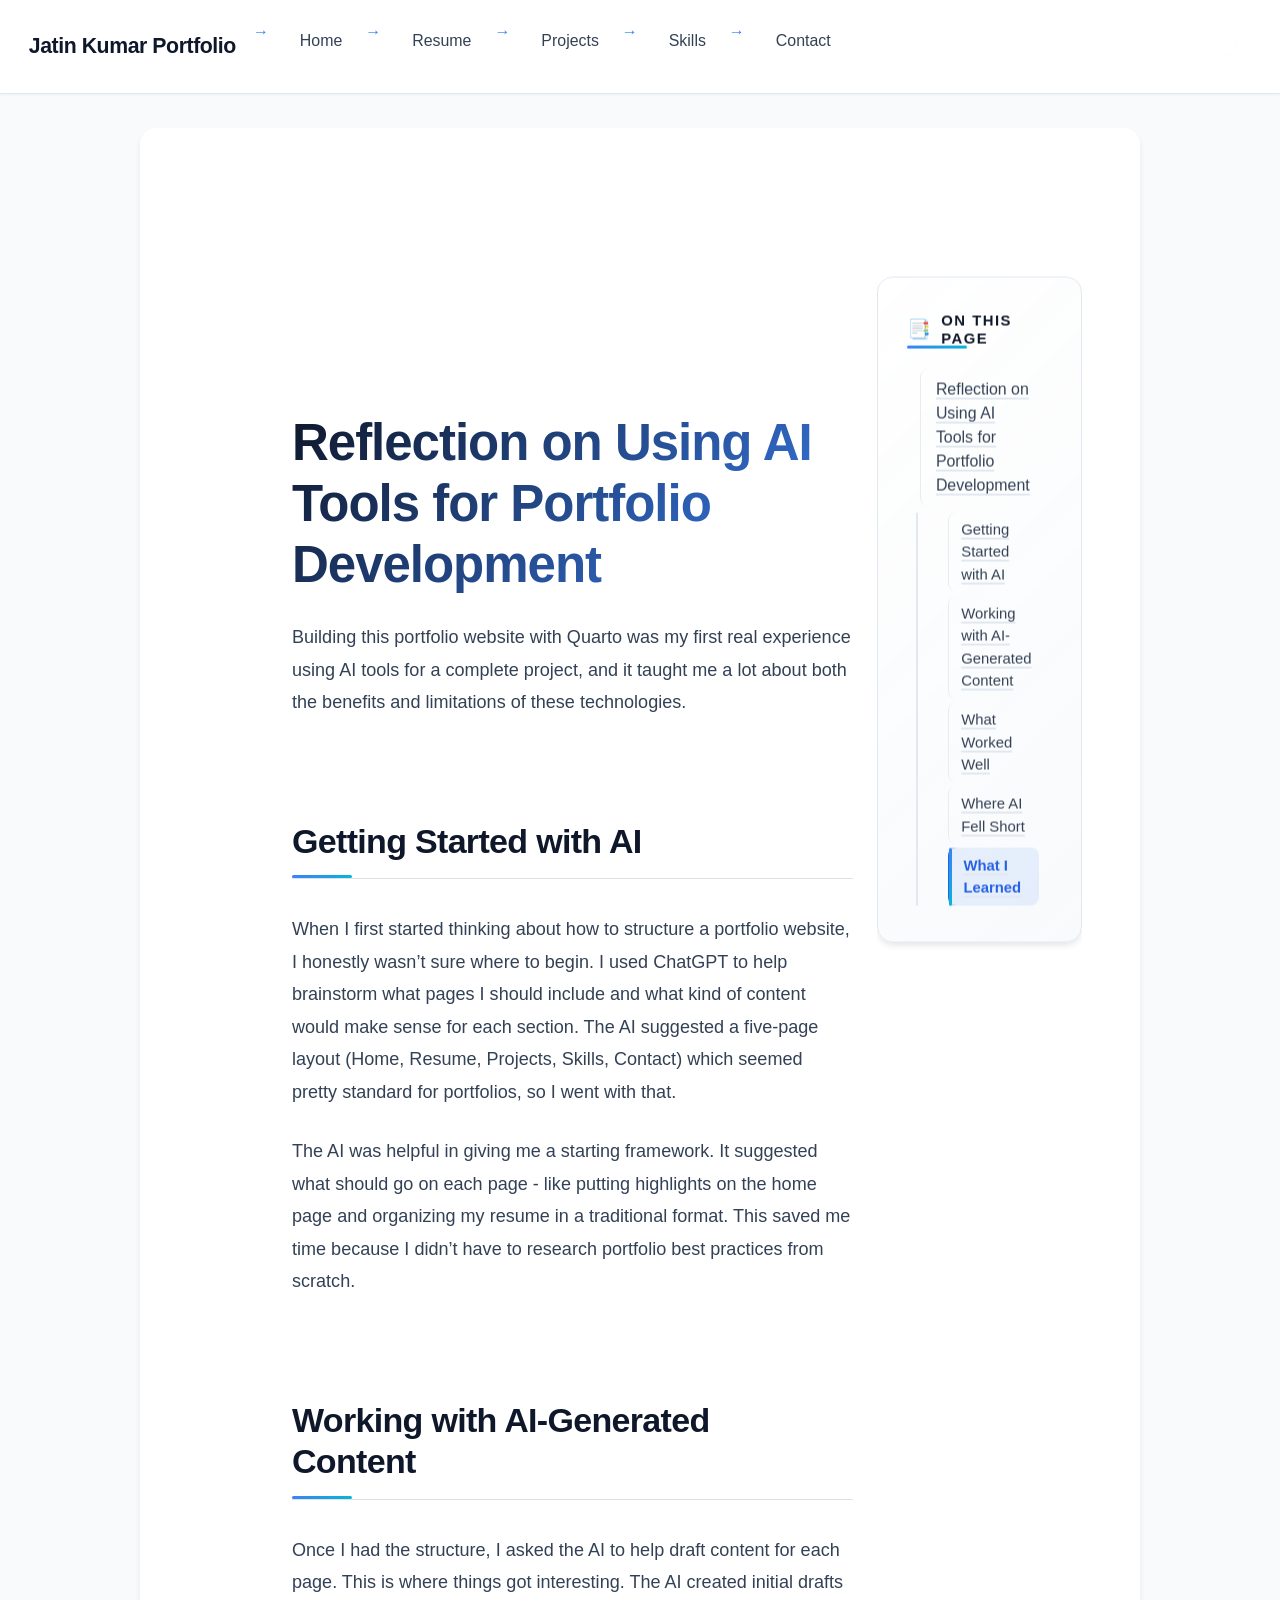
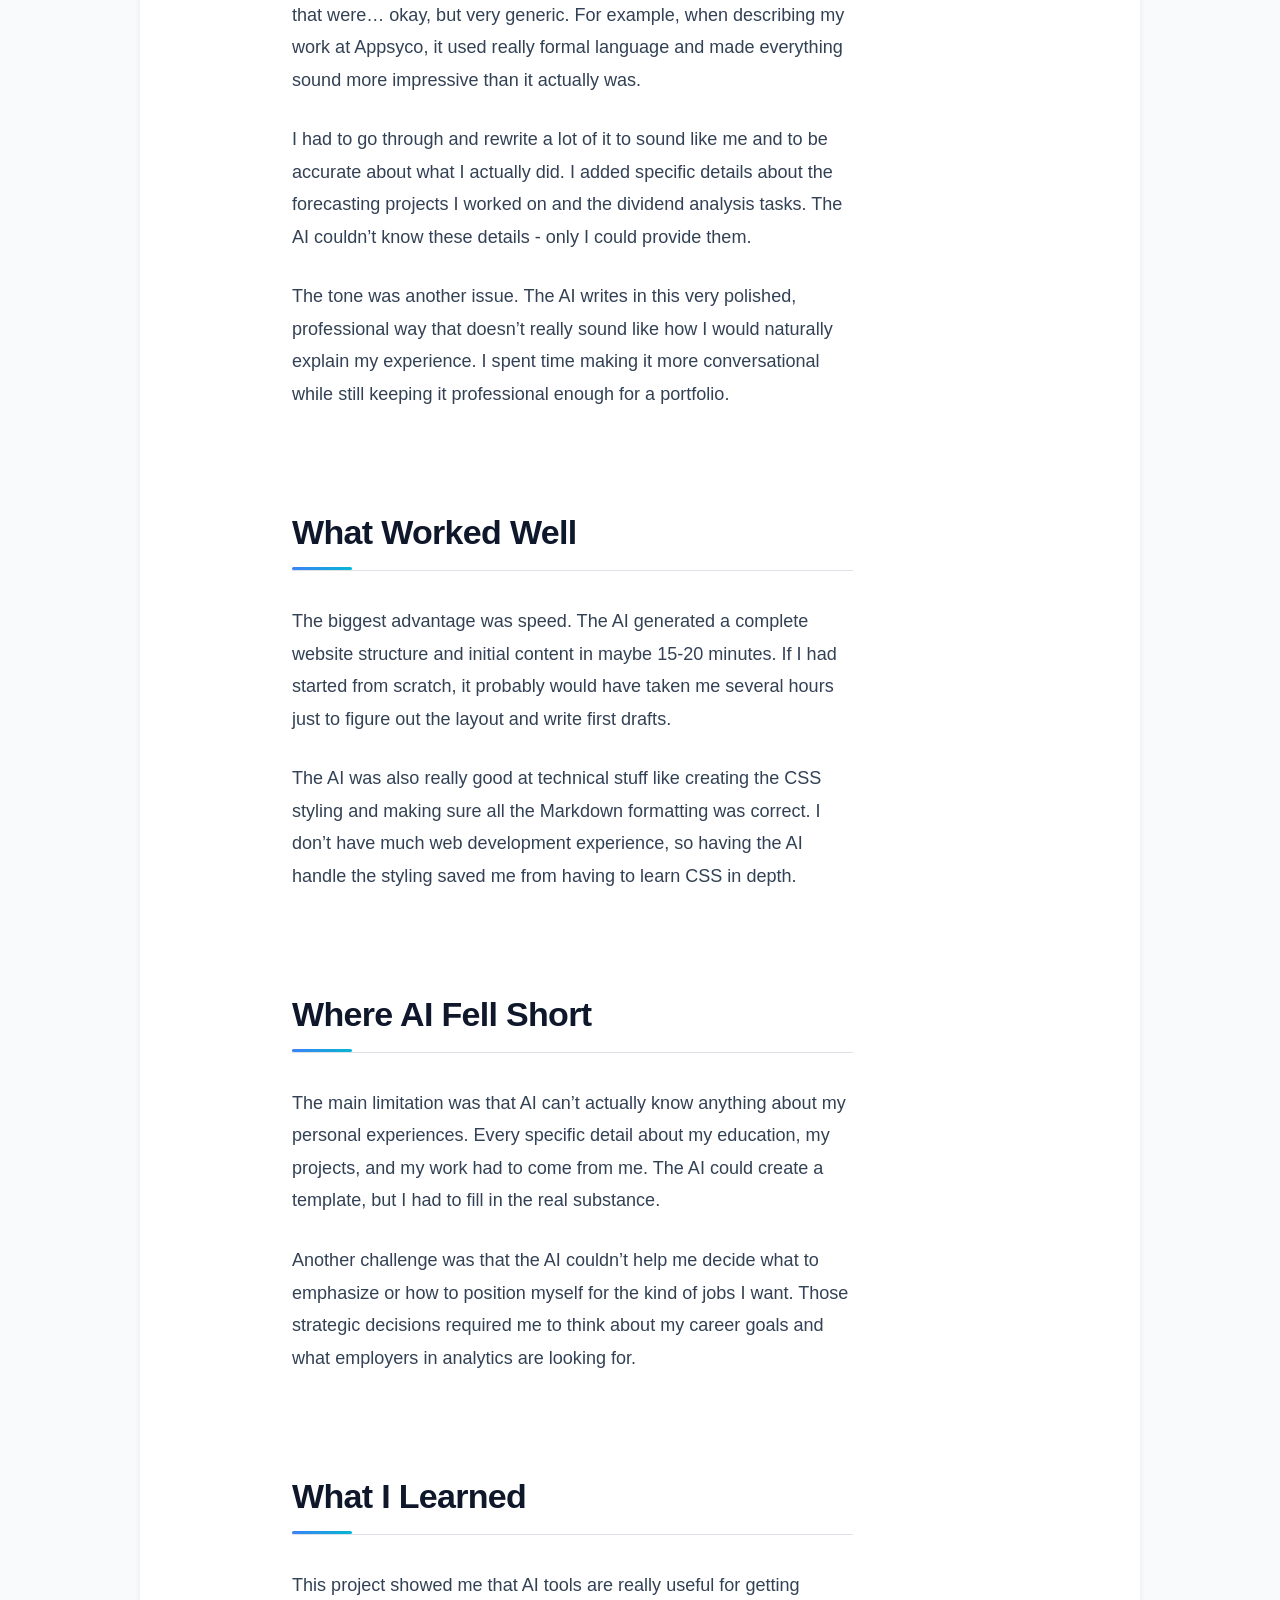
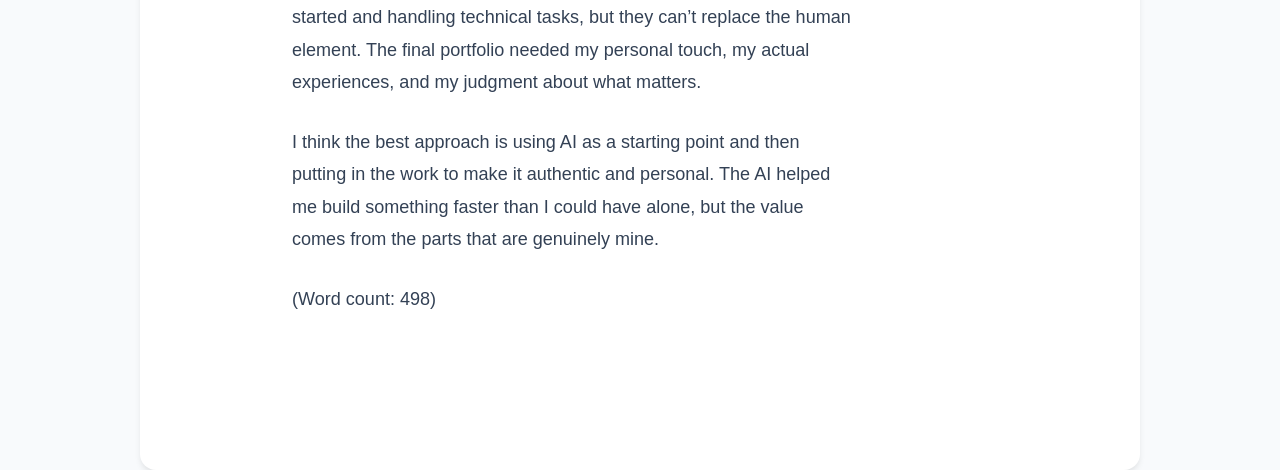
<file: docs/reflection.html>
<!DOCTYPE html>
<html xmlns="http://www.w3.org/1999/xhtml" lang="en" xml:lang="en"><head>

<meta charset="utf-8">
<meta name="generator" content="quarto-1.8.27">

<meta name="viewport" content="width=device-width, initial-scale=1.0, user-scalable=yes">


<title>reflection – Jatin Kumar Portfolio</title>
<style>
code{white-space: pre-wrap;}
span.smallcaps{font-variant: small-caps;}
div.columns{display: flex; gap: min(4vw, 1.5em);}
div.column{flex: auto; overflow-x: auto;}
div.hanging-indent{margin-left: 1.5em; text-indent: -1.5em;}
ul.task-list{list-style: none;}
ul.task-list li input[type="checkbox"] {
  width: 0.8em;
  margin: 0 0.8em 0.2em -1em; /* quarto-specific, see https://github.com/quarto-dev/quarto-cli/issues/4556 */ 
  vertical-align: middle;
}
</style>


<script src="site_libs/quarto-nav/quarto-nav.js"></script>
<script src="site_libs/quarto-nav/headroom.min.js"></script>
<script src="site_libs/clipboard/clipboard.min.js"></script>
<script src="site_libs/quarto-search/autocomplete.umd.js"></script>
<script src="site_libs/quarto-search/fuse.min.js"></script>
<script src="site_libs/quarto-search/quarto-search.js"></script>
<meta name="quarto:offset" content="./">
<script src="site_libs/quarto-html/quarto.js" type="module"></script>
<script src="site_libs/quarto-html/tabsets/tabsets.js" type="module"></script>
<script src="site_libs/quarto-html/axe/axe-check.js" type="module"></script>
<script src="site_libs/quarto-html/popper.min.js"></script>
<script src="site_libs/quarto-html/tippy.umd.min.js"></script>
<script src="site_libs/quarto-html/anchor.min.js"></script>
<link href="site_libs/quarto-html/tippy.css" rel="stylesheet">
<link href="site_libs/quarto-html/quarto-syntax-highlighting-ed96de9b727972fe78a7b5d16c58bf87.css" rel="stylesheet" id="quarto-text-highlighting-styles">
<script src="site_libs/bootstrap/bootstrap.min.js"></script>
<link href="site_libs/bootstrap/bootstrap-icons.css" rel="stylesheet">
<link href="site_libs/bootstrap/bootstrap-f245066ca199b7326ac6b360085ddf3a.min.css" rel="stylesheet" append-hash="true" id="quarto-bootstrap" data-mode="light">
<script id="quarto-search-options" type="application/json">{
  "location": "navbar",
  "copy-button": false,
  "collapse-after": 3,
  "panel-placement": "end",
  "type": "overlay",
  "limit": 50,
  "keyboard-shortcut": [
    "f",
    "/",
    "s"
  ],
  "show-item-context": false,
  "language": {
    "search-no-results-text": "No results",
    "search-matching-documents-text": "matching documents",
    "search-copy-link-title": "Copy link to search",
    "search-hide-matches-text": "Hide additional matches",
    "search-more-match-text": "more match in this document",
    "search-more-matches-text": "more matches in this document",
    "search-clear-button-title": "Clear",
    "search-text-placeholder": "",
    "search-detached-cancel-button-title": "Cancel",
    "search-submit-button-title": "Submit",
    "search-label": "Search"
  }
}</script>


<link rel="stylesheet" href="styles.css">
</head>

<body class="nav-fixed quarto-light">

<div id="quarto-search-results"></div>
  <header id="quarto-header" class="headroom fixed-top">
    <nav class="navbar navbar-expand-lg " data-bs-theme="dark">
      <div class="navbar-container container-fluid">
      <div class="navbar-brand-container mx-auto">
    <a class="navbar-brand" href="./index.html">
    <span class="navbar-title">Jatin Kumar Portfolio</span>
    </a>
  </div>
            <div id="quarto-search" class="" title="Search"></div>
          <button class="navbar-toggler" type="button" data-bs-toggle="collapse" data-bs-target="#navbarCollapse" aria-controls="navbarCollapse" role="menu" aria-expanded="false" aria-label="Toggle navigation" onclick="if (window.quartoToggleHeadroom) { window.quartoToggleHeadroom(); }">
  <span class="navbar-toggler-icon"></span>
</button>
          <div class="collapse navbar-collapse" id="navbarCollapse">
            <ul class="navbar-nav navbar-nav-scroll me-auto">
  <li class="nav-item">
    <a class="nav-link" href="./index.html"> 
<span class="menu-text">Home</span></a>
  </li>  
  <li class="nav-item">
    <a class="nav-link" href="./resume.html"> 
<span class="menu-text">Resume</span></a>
  </li>  
  <li class="nav-item">
    <a class="nav-link" href="./projects.html"> 
<span class="menu-text">Projects</span></a>
  </li>  
  <li class="nav-item">
    <a class="nav-link" href="./skills.html"> 
<span class="menu-text">Skills</span></a>
  </li>  
  <li class="nav-item">
    <a class="nav-link" href="./contact.html"> 
<span class="menu-text">Contact</span></a>
  </li>  
</ul>
          </div> <!-- /navcollapse -->
            <div class="quarto-navbar-tools">
</div>
      </div> <!-- /container-fluid -->
    </nav>
</header>
<!-- content -->
<div id="quarto-content" class="quarto-container page-columns page-rows-contents page-layout-article page-navbar">
<!-- sidebar -->
<!-- margin-sidebar -->
    <div id="quarto-margin-sidebar" class="sidebar margin-sidebar">
        <nav id="TOC" role="doc-toc" class="toc-active">
    <h2 id="toc-title">On this page</h2>
   
  <ul class="collapse">
  <li><a href="#reflection-on-using-ai-tools-for-portfolio-development" id="toc-reflection-on-using-ai-tools-for-portfolio-development" class="nav-link active" data-scroll-target="#reflection-on-using-ai-tools-for-portfolio-development">Reflection on Using AI Tools for Portfolio Development</a>
  <ul class="collapse">
  <li><a href="#getting-started-with-ai" id="toc-getting-started-with-ai" class="nav-link" data-scroll-target="#getting-started-with-ai">Getting Started with AI</a></li>
  <li><a href="#working-with-ai-generated-content" id="toc-working-with-ai-generated-content" class="nav-link" data-scroll-target="#working-with-ai-generated-content">Working with AI-Generated Content</a></li>
  <li><a href="#what-worked-well" id="toc-what-worked-well" class="nav-link" data-scroll-target="#what-worked-well">What Worked Well</a></li>
  <li><a href="#where-ai-fell-short" id="toc-where-ai-fell-short" class="nav-link" data-scroll-target="#where-ai-fell-short">Where AI Fell Short</a></li>
  <li><a href="#what-i-learned" id="toc-what-i-learned" class="nav-link" data-scroll-target="#what-i-learned">What I Learned</a></li>
  </ul></li>
  </ul>
</nav>
    </div>
<!-- main -->
<main class="content" id="quarto-document-content"><header id="title-block-header" class="quarto-title-block"></header>




<section id="reflection-on-using-ai-tools-for-portfolio-development" class="level1">
<h1>Reflection on Using AI Tools for Portfolio Development</h1>
<p>Building this portfolio website with Quarto was my first real experience using AI tools for a complete project, and it taught me a lot about both the benefits and limitations of these technologies.</p>
<section id="getting-started-with-ai" class="level2">
<h2 class="anchored" data-anchor-id="getting-started-with-ai">Getting Started with AI</h2>
<p>When I first started thinking about how to structure a portfolio website, I honestly wasn’t sure where to begin. I used ChatGPT to help brainstorm what pages I should include and what kind of content would make sense for each section. The AI suggested a five-page layout (Home, Resume, Projects, Skills, Contact) which seemed pretty standard for portfolios, so I went with that.</p>
<p>The AI was helpful in giving me a starting framework. It suggested what should go on each page - like putting highlights on the home page and organizing my resume in a traditional format. This saved me time because I didn’t have to research portfolio best practices from scratch.</p>
</section>
<section id="working-with-ai-generated-content" class="level2">
<h2 class="anchored" data-anchor-id="working-with-ai-generated-content">Working with AI-Generated Content</h2>
<p>Once I had the structure, I asked the AI to help draft content for each page. This is where things got interesting. The AI created initial drafts that were… okay, but very generic. For example, when describing my work at Appsyco, it used really formal language and made everything sound more impressive than it actually was.</p>
<p>I had to go through and rewrite a lot of it to sound like me and to be accurate about what I actually did. I added specific details about the forecasting projects I worked on and the dividend analysis tasks. The AI couldn’t know these details - only I could provide them.</p>
<p>The tone was another issue. The AI writes in this very polished, professional way that doesn’t really sound like how I would naturally explain my experience. I spent time making it more conversational while still keeping it professional enough for a portfolio.</p>
</section>
<section id="what-worked-well" class="level2">
<h2 class="anchored" data-anchor-id="what-worked-well">What Worked Well</h2>
<p>The biggest advantage was speed. The AI generated a complete website structure and initial content in maybe 15-20 minutes. If I had started from scratch, it probably would have taken me several hours just to figure out the layout and write first drafts.</p>
<p>The AI was also really good at technical stuff like creating the CSS styling and making sure all the Markdown formatting was correct. I don’t have much web development experience, so having the AI handle the styling saved me from having to learn CSS in depth.</p>
</section>
<section id="where-ai-fell-short" class="level2">
<h2 class="anchored" data-anchor-id="where-ai-fell-short">Where AI Fell Short</h2>
<p>The main limitation was that AI can’t actually know anything about my personal experiences. Every specific detail about my education, my projects, and my work had to come from me. The AI could create a template, but I had to fill in the real substance.</p>
<p>Another challenge was that the AI couldn’t help me decide what to emphasize or how to position myself for the kind of jobs I want. Those strategic decisions required me to think about my career goals and what employers in analytics are looking for.</p>
</section>
<section id="what-i-learned" class="level2">
<h2 class="anchored" data-anchor-id="what-i-learned">What I Learned</h2>
<p>This project showed me that AI tools are really useful for getting started and handling technical tasks, but they can’t replace the human element. The final portfolio needed my personal touch, my actual experiences, and my judgment about what matters.</p>
<p>I think the best approach is using AI as a starting point and then putting in the work to make it authentic and personal. The AI helped me build something faster than I could have alone, but the value comes from the parts that are genuinely mine.</p>
<p>(Word count: 498)</p>


</section>
</section>

</main> <!-- /main -->
<script id="quarto-html-after-body" type="application/javascript">
  window.document.addEventListener("DOMContentLoaded", function (event) {
    const icon = "";
    const anchorJS = new window.AnchorJS();
    anchorJS.options = {
      placement: 'right',
      icon: icon
    };
    anchorJS.add('.anchored');
    const isCodeAnnotation = (el) => {
      for (const clz of el.classList) {
        if (clz.startsWith('code-annotation-')) {                     
          return true;
        }
      }
      return false;
    }
    const onCopySuccess = function(e) {
      // button target
      const button = e.trigger;
      // don't keep focus
      button.blur();
      // flash "checked"
      button.classList.add('code-copy-button-checked');
      var currentTitle = button.getAttribute("title");
      button.setAttribute("title", "Copied!");
      let tooltip;
      if (window.bootstrap) {
        button.setAttribute("data-bs-toggle", "tooltip");
        button.setAttribute("data-bs-placement", "left");
        button.setAttribute("data-bs-title", "Copied!");
        tooltip = new bootstrap.Tooltip(button, 
          { trigger: "manual", 
            customClass: "code-copy-button-tooltip",
            offset: [0, -8]});
        tooltip.show();    
      }
      setTimeout(function() {
        if (tooltip) {
          tooltip.hide();
          button.removeAttribute("data-bs-title");
          button.removeAttribute("data-bs-toggle");
          button.removeAttribute("data-bs-placement");
        }
        button.setAttribute("title", currentTitle);
        button.classList.remove('code-copy-button-checked');
      }, 1000);
      // clear code selection
      e.clearSelection();
    }
    const getTextToCopy = function(trigger) {
      const outerScaffold = trigger.parentElement.cloneNode(true);
      const codeEl = outerScaffold.querySelector('code');
      for (const childEl of codeEl.children) {
        if (isCodeAnnotation(childEl)) {
          childEl.remove();
        }
      }
      return codeEl.innerText;
    }
    const clipboard = new window.ClipboardJS('.code-copy-button:not([data-in-quarto-modal])', {
      text: getTextToCopy
    });
    clipboard.on('success', onCopySuccess);
    if (window.document.getElementById('quarto-embedded-source-code-modal')) {
      const clipboardModal = new window.ClipboardJS('.code-copy-button[data-in-quarto-modal]', {
        text: getTextToCopy,
        container: window.document.getElementById('quarto-embedded-source-code-modal')
      });
      clipboardModal.on('success', onCopySuccess);
    }
      var localhostRegex = new RegExp(/^(?:http|https):\/\/localhost\:?[0-9]*\//);
      var mailtoRegex = new RegExp(/^mailto:/);
        var filterRegex = new RegExp('/' + window.location.host + '/');
      var isInternal = (href) => {
          return filterRegex.test(href) || localhostRegex.test(href) || mailtoRegex.test(href);
      }
      // Inspect non-navigation links and adorn them if external
     var links = window.document.querySelectorAll('a[href]:not(.nav-link):not(.navbar-brand):not(.toc-action):not(.sidebar-link):not(.sidebar-item-toggle):not(.pagination-link):not(.no-external):not([aria-hidden]):not(.dropdown-item):not(.quarto-navigation-tool):not(.about-link)');
      for (var i=0; i<links.length; i++) {
        const link = links[i];
        if (!isInternal(link.href)) {
          // undo the damage that might have been done by quarto-nav.js in the case of
          // links that we want to consider external
          if (link.dataset.originalHref !== undefined) {
            link.href = link.dataset.originalHref;
          }
        }
      }
    function tippyHover(el, contentFn, onTriggerFn, onUntriggerFn) {
      const config = {
        allowHTML: true,
        maxWidth: 500,
        delay: 100,
        arrow: false,
        appendTo: function(el) {
            return el.parentElement;
        },
        interactive: true,
        interactiveBorder: 10,
        theme: 'quarto',
        placement: 'bottom-start',
      };
      if (contentFn) {
        config.content = contentFn;
      }
      if (onTriggerFn) {
        config.onTrigger = onTriggerFn;
      }
      if (onUntriggerFn) {
        config.onUntrigger = onUntriggerFn;
      }
      window.tippy(el, config); 
    }
    const noterefs = window.document.querySelectorAll('a[role="doc-noteref"]');
    for (var i=0; i<noterefs.length; i++) {
      const ref = noterefs[i];
      tippyHover(ref, function() {
        // use id or data attribute instead here
        let href = ref.getAttribute('data-footnote-href') || ref.getAttribute('href');
        try { href = new URL(href).hash; } catch {}
        const id = href.replace(/^#\/?/, "");
        const note = window.document.getElementById(id);
        if (note) {
          return note.innerHTML;
        } else {
          return "";
        }
      });
    }
    const xrefs = window.document.querySelectorAll('a.quarto-xref');
    const processXRef = (id, note) => {
      // Strip column container classes
      const stripColumnClz = (el) => {
        el.classList.remove("page-full", "page-columns");
        if (el.children) {
          for (const child of el.children) {
            stripColumnClz(child);
          }
        }
      }
      stripColumnClz(note)
      if (id === null || id.startsWith('sec-')) {
        // Special case sections, only their first couple elements
        const container = document.createElement("div");
        if (note.children && note.children.length > 2) {
          container.appendChild(note.children[0].cloneNode(true));
          for (let i = 1; i < note.children.length; i++) {
            const child = note.children[i];
            if (child.tagName === "P" && child.innerText === "") {
              continue;
            } else {
              container.appendChild(child.cloneNode(true));
              break;
            }
          }
          if (window.Quarto?.typesetMath) {
            window.Quarto.typesetMath(container);
          }
          return container.innerHTML
        } else {
          if (window.Quarto?.typesetMath) {
            window.Quarto.typesetMath(note);
          }
          return note.innerHTML;
        }
      } else {
        // Remove any anchor links if they are present
        const anchorLink = note.querySelector('a.anchorjs-link');
        if (anchorLink) {
          anchorLink.remove();
        }
        if (window.Quarto?.typesetMath) {
          window.Quarto.typesetMath(note);
        }
        if (note.classList.contains("callout")) {
          return note.outerHTML;
        } else {
          return note.innerHTML;
        }
      }
    }
    for (var i=0; i<xrefs.length; i++) {
      const xref = xrefs[i];
      tippyHover(xref, undefined, function(instance) {
        instance.disable();
        let url = xref.getAttribute('href');
        let hash = undefined; 
        if (url.startsWith('#')) {
          hash = url;
        } else {
          try { hash = new URL(url).hash; } catch {}
        }
        if (hash) {
          const id = hash.replace(/^#\/?/, "");
          const note = window.document.getElementById(id);
          if (note !== null) {
            try {
              const html = processXRef(id, note.cloneNode(true));
              instance.setContent(html);
            } finally {
              instance.enable();
              instance.show();
            }
          } else {
            // See if we can fetch this
            fetch(url.split('#')[0])
            .then(res => res.text())
            .then(html => {
              const parser = new DOMParser();
              const htmlDoc = parser.parseFromString(html, "text/html");
              const note = htmlDoc.getElementById(id);
              if (note !== null) {
                const html = processXRef(id, note);
                instance.setContent(html);
              } 
            }).finally(() => {
              instance.enable();
              instance.show();
            });
          }
        } else {
          // See if we can fetch a full url (with no hash to target)
          // This is a special case and we should probably do some content thinning / targeting
          fetch(url)
          .then(res => res.text())
          .then(html => {
            const parser = new DOMParser();
            const htmlDoc = parser.parseFromString(html, "text/html");
            const note = htmlDoc.querySelector('main.content');
            if (note !== null) {
              // This should only happen for chapter cross references
              // (since there is no id in the URL)
              // remove the first header
              if (note.children.length > 0 && note.children[0].tagName === "HEADER") {
                note.children[0].remove();
              }
              const html = processXRef(null, note);
              instance.setContent(html);
            } 
          }).finally(() => {
            instance.enable();
            instance.show();
          });
        }
      }, function(instance) {
      });
    }
        let selectedAnnoteEl;
        const selectorForAnnotation = ( cell, annotation) => {
          let cellAttr = 'data-code-cell="' + cell + '"';
          let lineAttr = 'data-code-annotation="' +  annotation + '"';
          const selector = 'span[' + cellAttr + '][' + lineAttr + ']';
          return selector;
        }
        const selectCodeLines = (annoteEl) => {
          const doc = window.document;
          const targetCell = annoteEl.getAttribute("data-target-cell");
          const targetAnnotation = annoteEl.getAttribute("data-target-annotation");
          const annoteSpan = window.document.querySelector(selectorForAnnotation(targetCell, targetAnnotation));
          const lines = annoteSpan.getAttribute("data-code-lines").split(",");
          const lineIds = lines.map((line) => {
            return targetCell + "-" + line;
          })
          let top = null;
          let height = null;
          let parent = null;
          if (lineIds.length > 0) {
              //compute the position of the single el (top and bottom and make a div)
              const el = window.document.getElementById(lineIds[0]);
              top = el.offsetTop;
              height = el.offsetHeight;
              parent = el.parentElement.parentElement;
            if (lineIds.length > 1) {
              const lastEl = window.document.getElementById(lineIds[lineIds.length - 1]);
              const bottom = lastEl.offsetTop + lastEl.offsetHeight;
              height = bottom - top;
            }
            if (top !== null && height !== null && parent !== null) {
              // cook up a div (if necessary) and position it 
              let div = window.document.getElementById("code-annotation-line-highlight");
              if (div === null) {
                div = window.document.createElement("div");
                div.setAttribute("id", "code-annotation-line-highlight");
                div.style.position = 'absolute';
                parent.appendChild(div);
              }
              div.style.top = top - 2 + "px";
              div.style.height = height + 4 + "px";
              div.style.left = 0;
              let gutterDiv = window.document.getElementById("code-annotation-line-highlight-gutter");
              if (gutterDiv === null) {
                gutterDiv = window.document.createElement("div");
                gutterDiv.setAttribute("id", "code-annotation-line-highlight-gutter");
                gutterDiv.style.position = 'absolute';
                const codeCell = window.document.getElementById(targetCell);
                const gutter = codeCell.querySelector('.code-annotation-gutter');
                gutter.appendChild(gutterDiv);
              }
              gutterDiv.style.top = top - 2 + "px";
              gutterDiv.style.height = height + 4 + "px";
            }
            selectedAnnoteEl = annoteEl;
          }
        };
        const unselectCodeLines = () => {
          const elementsIds = ["code-annotation-line-highlight", "code-annotation-line-highlight-gutter"];
          elementsIds.forEach((elId) => {
            const div = window.document.getElementById(elId);
            if (div) {
              div.remove();
            }
          });
          selectedAnnoteEl = undefined;
        };
          // Handle positioning of the toggle
      window.addEventListener(
        "resize",
        throttle(() => {
          elRect = undefined;
          if (selectedAnnoteEl) {
            selectCodeLines(selectedAnnoteEl);
          }
        }, 10)
      );
      function throttle(fn, ms) {
      let throttle = false;
      let timer;
        return (...args) => {
          if(!throttle) { // first call gets through
              fn.apply(this, args);
              throttle = true;
          } else { // all the others get throttled
              if(timer) clearTimeout(timer); // cancel #2
              timer = setTimeout(() => {
                fn.apply(this, args);
                timer = throttle = false;
              }, ms);
          }
        };
      }
        // Attach click handler to the DT
        const annoteDls = window.document.querySelectorAll('dt[data-target-cell]');
        for (const annoteDlNode of annoteDls) {
          annoteDlNode.addEventListener('click', (event) => {
            const clickedEl = event.target;
            if (clickedEl !== selectedAnnoteEl) {
              unselectCodeLines();
              const activeEl = window.document.querySelector('dt[data-target-cell].code-annotation-active');
              if (activeEl) {
                activeEl.classList.remove('code-annotation-active');
              }
              selectCodeLines(clickedEl);
              clickedEl.classList.add('code-annotation-active');
            } else {
              // Unselect the line
              unselectCodeLines();
              clickedEl.classList.remove('code-annotation-active');
            }
          });
        }
    const findCites = (el) => {
      const parentEl = el.parentElement;
      if (parentEl) {
        const cites = parentEl.dataset.cites;
        if (cites) {
          return {
            el,
            cites: cites.split(' ')
          };
        } else {
          return findCites(el.parentElement)
        }
      } else {
        return undefined;
      }
    };
    var bibliorefs = window.document.querySelectorAll('a[role="doc-biblioref"]');
    for (var i=0; i<bibliorefs.length; i++) {
      const ref = bibliorefs[i];
      const citeInfo = findCites(ref);
      if (citeInfo) {
        tippyHover(citeInfo.el, function() {
          var popup = window.document.createElement('div');
          citeInfo.cites.forEach(function(cite) {
            var citeDiv = window.document.createElement('div');
            citeDiv.classList.add('hanging-indent');
            citeDiv.classList.add('csl-entry');
            var biblioDiv = window.document.getElementById('ref-' + cite);
            if (biblioDiv) {
              citeDiv.innerHTML = biblioDiv.innerHTML;
            }
            popup.appendChild(citeDiv);
          });
          return popup.innerHTML;
        });
      }
    }
  });
  </script>
</div> <!-- /content -->




</body></html>
</file>
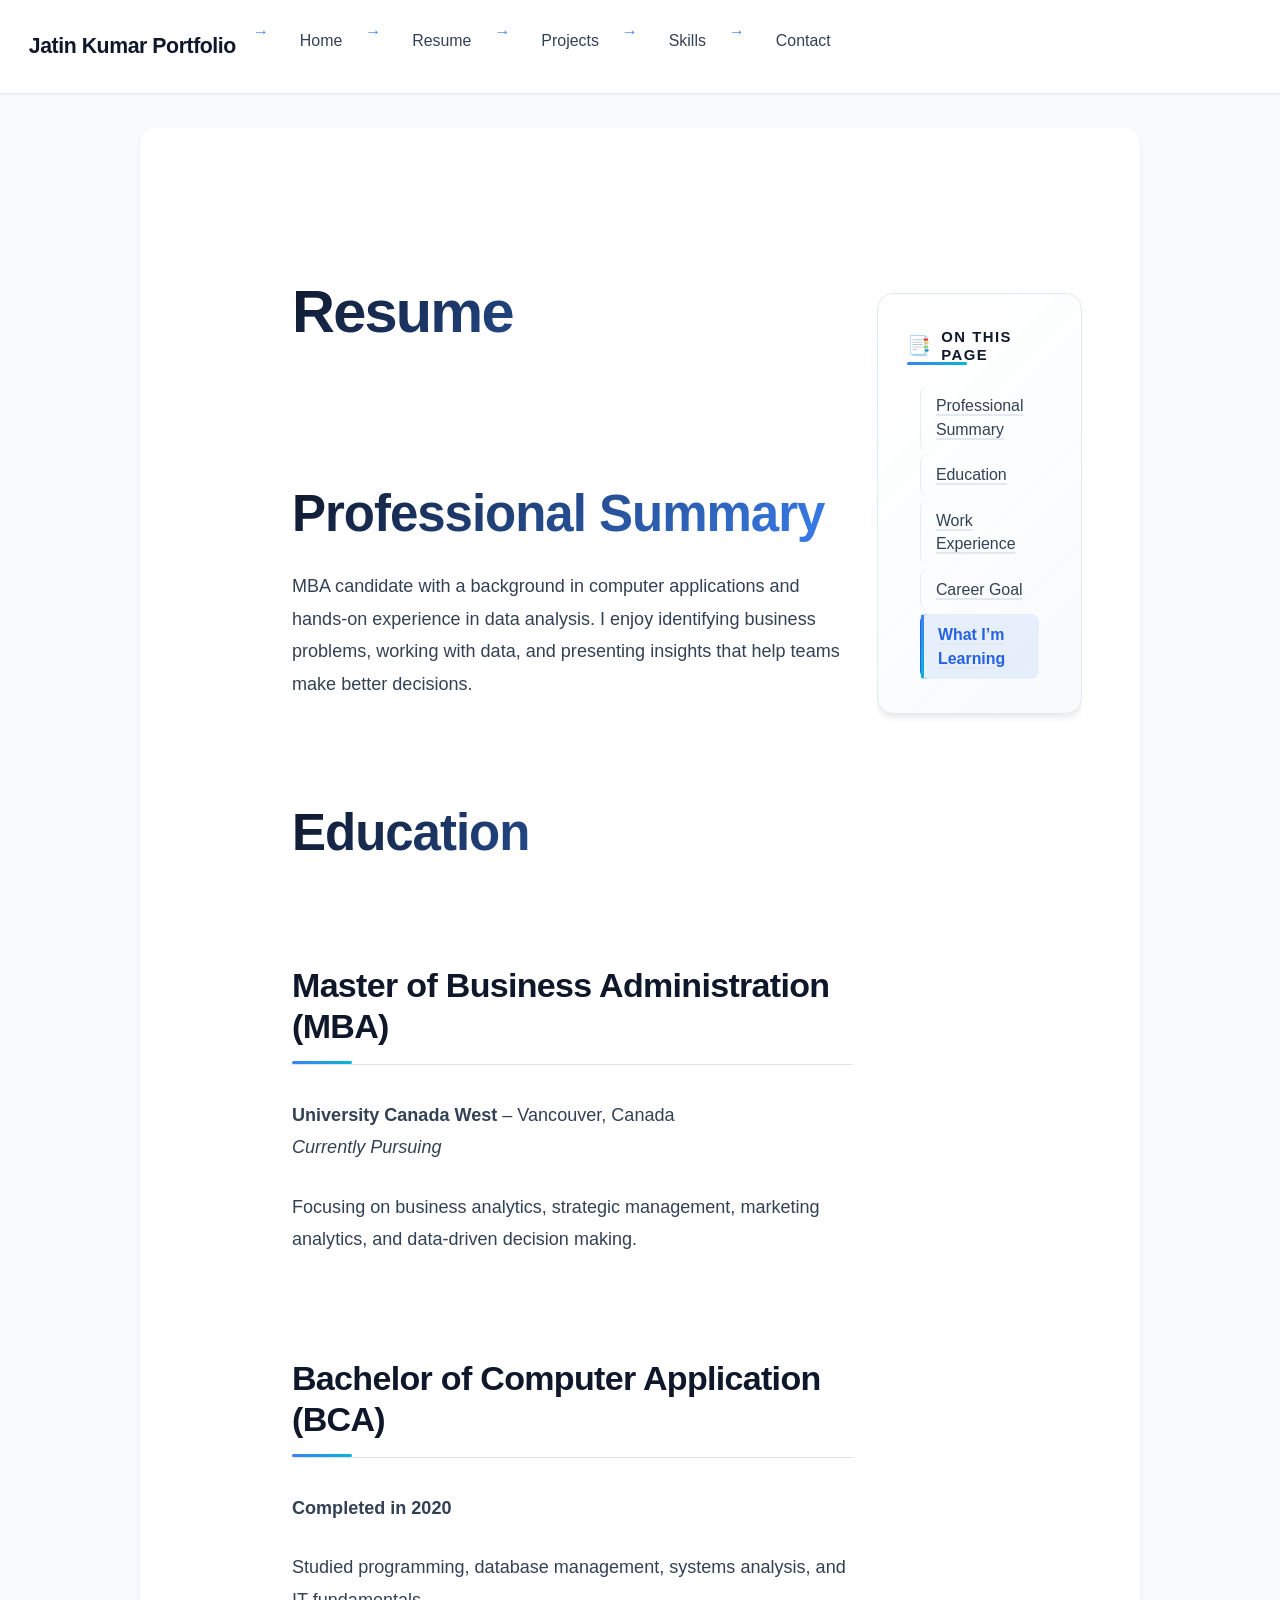
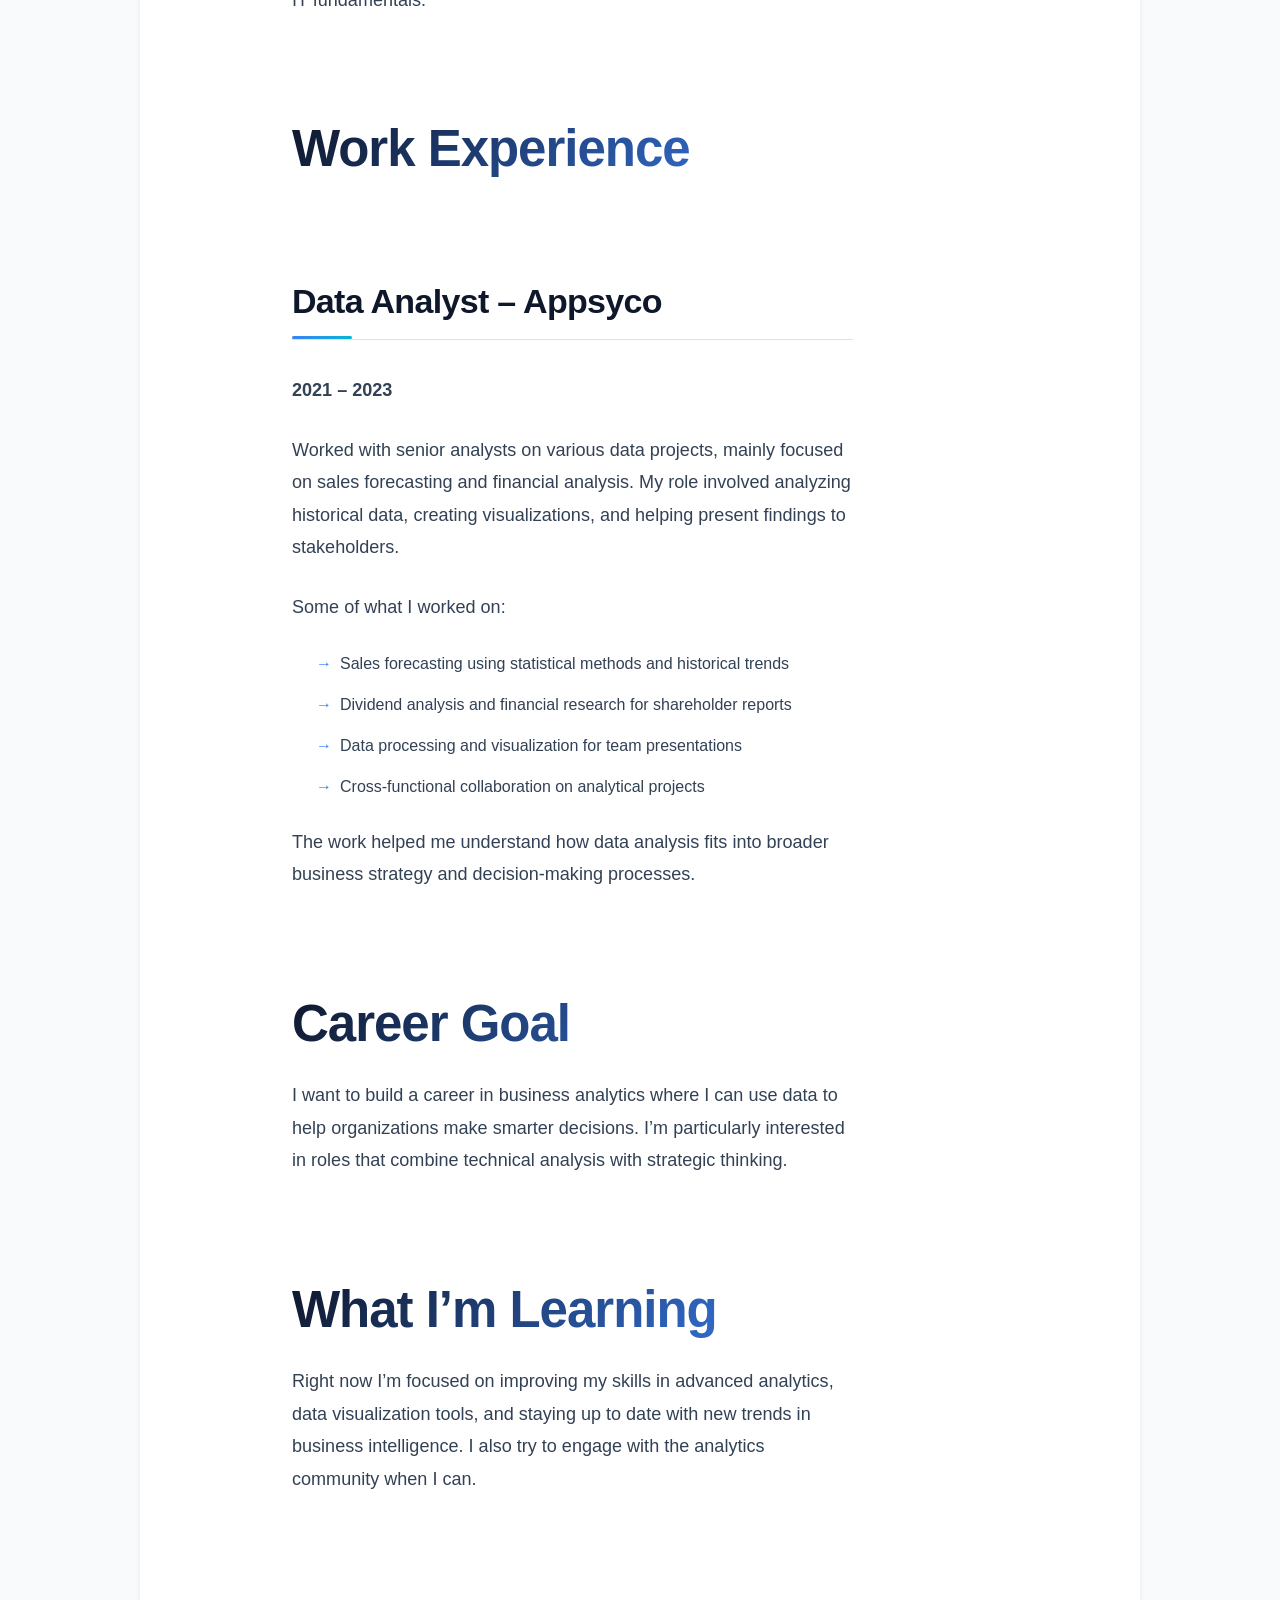
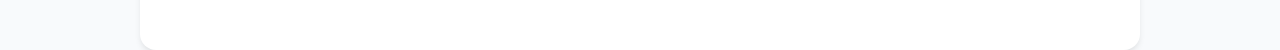
<file: docs/resume.html>
<!DOCTYPE html>
<html xmlns="http://www.w3.org/1999/xhtml" lang="en" xml:lang="en"><head>

<meta charset="utf-8">
<meta name="generator" content="quarto-1.8.27">

<meta name="viewport" content="width=device-width, initial-scale=1.0, user-scalable=yes">


<title>Resume – Jatin Kumar Portfolio</title>
<style>
code{white-space: pre-wrap;}
span.smallcaps{font-variant: small-caps;}
div.columns{display: flex; gap: min(4vw, 1.5em);}
div.column{flex: auto; overflow-x: auto;}
div.hanging-indent{margin-left: 1.5em; text-indent: -1.5em;}
ul.task-list{list-style: none;}
ul.task-list li input[type="checkbox"] {
  width: 0.8em;
  margin: 0 0.8em 0.2em -1em; /* quarto-specific, see https://github.com/quarto-dev/quarto-cli/issues/4556 */ 
  vertical-align: middle;
}
</style>


<script src="site_libs/quarto-nav/quarto-nav.js"></script>
<script src="site_libs/quarto-nav/headroom.min.js"></script>
<script src="site_libs/clipboard/clipboard.min.js"></script>
<script src="site_libs/quarto-search/autocomplete.umd.js"></script>
<script src="site_libs/quarto-search/fuse.min.js"></script>
<script src="site_libs/quarto-search/quarto-search.js"></script>
<meta name="quarto:offset" content="./">
<script src="site_libs/quarto-html/quarto.js" type="module"></script>
<script src="site_libs/quarto-html/tabsets/tabsets.js" type="module"></script>
<script src="site_libs/quarto-html/axe/axe-check.js" type="module"></script>
<script src="site_libs/quarto-html/popper.min.js"></script>
<script src="site_libs/quarto-html/tippy.umd.min.js"></script>
<script src="site_libs/quarto-html/anchor.min.js"></script>
<link href="site_libs/quarto-html/tippy.css" rel="stylesheet">
<link href="site_libs/quarto-html/quarto-syntax-highlighting-ed96de9b727972fe78a7b5d16c58bf87.css" rel="stylesheet" id="quarto-text-highlighting-styles">
<script src="site_libs/bootstrap/bootstrap.min.js"></script>
<link href="site_libs/bootstrap/bootstrap-icons.css" rel="stylesheet">
<link href="site_libs/bootstrap/bootstrap-f245066ca199b7326ac6b360085ddf3a.min.css" rel="stylesheet" append-hash="true" id="quarto-bootstrap" data-mode="light">
<script id="quarto-search-options" type="application/json">{
  "location": "navbar",
  "copy-button": false,
  "collapse-after": 3,
  "panel-placement": "end",
  "type": "overlay",
  "limit": 50,
  "keyboard-shortcut": [
    "f",
    "/",
    "s"
  ],
  "show-item-context": false,
  "language": {
    "search-no-results-text": "No results",
    "search-matching-documents-text": "matching documents",
    "search-copy-link-title": "Copy link to search",
    "search-hide-matches-text": "Hide additional matches",
    "search-more-match-text": "more match in this document",
    "search-more-matches-text": "more matches in this document",
    "search-clear-button-title": "Clear",
    "search-text-placeholder": "",
    "search-detached-cancel-button-title": "Cancel",
    "search-submit-button-title": "Submit",
    "search-label": "Search"
  }
}</script>


<link rel="stylesheet" href="styles.css">
</head>

<body class="nav-fixed quarto-light">

<div id="quarto-search-results"></div>
  <header id="quarto-header" class="headroom fixed-top">
    <nav class="navbar navbar-expand-lg " data-bs-theme="dark">
      <div class="navbar-container container-fluid">
      <div class="navbar-brand-container mx-auto">
    <a class="navbar-brand" href="./index.html">
    <span class="navbar-title">Jatin Kumar Portfolio</span>
    </a>
  </div>
            <div id="quarto-search" class="" title="Search"></div>
          <button class="navbar-toggler" type="button" data-bs-toggle="collapse" data-bs-target="#navbarCollapse" aria-controls="navbarCollapse" role="menu" aria-expanded="false" aria-label="Toggle navigation" onclick="if (window.quartoToggleHeadroom) { window.quartoToggleHeadroom(); }">
  <span class="navbar-toggler-icon"></span>
</button>
          <div class="collapse navbar-collapse" id="navbarCollapse">
            <ul class="navbar-nav navbar-nav-scroll me-auto">
  <li class="nav-item">
    <a class="nav-link" href="./index.html"> 
<span class="menu-text">Home</span></a>
  </li>  
  <li class="nav-item">
    <a class="nav-link active" href="./resume.html" aria-current="page"> 
<span class="menu-text">Resume</span></a>
  </li>  
  <li class="nav-item">
    <a class="nav-link" href="./projects.html"> 
<span class="menu-text">Projects</span></a>
  </li>  
  <li class="nav-item">
    <a class="nav-link" href="./skills.html"> 
<span class="menu-text">Skills</span></a>
  </li>  
  <li class="nav-item">
    <a class="nav-link" href="./contact.html"> 
<span class="menu-text">Contact</span></a>
  </li>  
</ul>
          </div> <!-- /navcollapse -->
            <div class="quarto-navbar-tools">
</div>
      </div> <!-- /container-fluid -->
    </nav>
</header>
<!-- content -->
<div id="quarto-content" class="quarto-container page-columns page-rows-contents page-layout-article page-navbar">
<!-- sidebar -->
<!-- margin-sidebar -->
    <div id="quarto-margin-sidebar" class="sidebar margin-sidebar">
        <nav id="TOC" role="doc-toc" class="toc-active">
    <h2 id="toc-title">On this page</h2>
   
  <ul class="collapse">
  <li><a href="#professional-summary" id="toc-professional-summary" class="nav-link active" data-scroll-target="#professional-summary">Professional Summary</a></li>
  <li><a href="#education" id="toc-education" class="nav-link" data-scroll-target="#education">Education</a>
  <ul class="collapse">
  <li><a href="#master-of-business-administration-mba" id="toc-master-of-business-administration-mba" class="nav-link" data-scroll-target="#master-of-business-administration-mba">Master of Business Administration (MBA)</a></li>
  <li><a href="#bachelor-of-computer-application-bca" id="toc-bachelor-of-computer-application-bca" class="nav-link" data-scroll-target="#bachelor-of-computer-application-bca">Bachelor of Computer Application (BCA)</a></li>
  </ul></li>
  <li><a href="#work-experience" id="toc-work-experience" class="nav-link" data-scroll-target="#work-experience">Work Experience</a>
  <ul class="collapse">
  <li><a href="#data-analyst-appsyco" id="toc-data-analyst-appsyco" class="nav-link" data-scroll-target="#data-analyst-appsyco">Data Analyst – Appsyco</a></li>
  </ul></li>
  <li><a href="#career-goal" id="toc-career-goal" class="nav-link" data-scroll-target="#career-goal">Career Goal</a></li>
  <li><a href="#what-im-learning" id="toc-what-im-learning" class="nav-link" data-scroll-target="#what-im-learning">What I’m Learning</a></li>
  </ul>
</nav>
    </div>
<!-- main -->
<main class="content" id="quarto-document-content">

<header id="title-block-header" class="quarto-title-block default">
<div class="quarto-title">
<h1 class="title">Resume</h1>
</div>



<div class="quarto-title-meta">

    
  
    
  </div>
  


</header>


<section id="professional-summary" class="level1">
<h1>Professional Summary</h1>
<p>MBA candidate with a background in computer applications and hands-on experience in data analysis. I enjoy identifying business problems, working with data, and presenting insights that help teams make better decisions.</p>
</section>
<section id="education" class="level1">
<h1>Education</h1>
<section id="master-of-business-administration-mba" class="level2">
<h2 class="anchored" data-anchor-id="master-of-business-administration-mba">Master of Business Administration (MBA)</h2>
<p><strong>University Canada West</strong> – Vancouver, Canada<br>
<em>Currently Pursuing</em></p>
<p>Focusing on business analytics, strategic management, marketing analytics, and data-driven decision making.</p>
</section>
<section id="bachelor-of-computer-application-bca" class="level2">
<h2 class="anchored" data-anchor-id="bachelor-of-computer-application-bca">Bachelor of Computer Application (BCA)</h2>
<p><strong>Completed in 2020</strong></p>
<p>Studied programming, database management, systems analysis, and IT fundamentals.</p>
</section>
</section>
<section id="work-experience" class="level1">
<h1>Work Experience</h1>
<section id="data-analyst-appsyco" class="level2">
<h2 class="anchored" data-anchor-id="data-analyst-appsyco">Data Analyst – Appsyco</h2>
<p><strong>2021 – 2023</strong></p>
<p>Worked with senior analysts on various data projects, mainly focused on sales forecasting and financial analysis. My role involved analyzing historical data, creating visualizations, and helping present findings to stakeholders.</p>
<p>Some of what I worked on:</p>
<ul>
<li>Sales forecasting using statistical methods and historical trends</li>
<li>Dividend analysis and financial research for shareholder reports</li>
<li>Data processing and visualization for team presentations</li>
<li>Cross-functional collaboration on analytical projects</li>
</ul>
<p>The work helped me understand how data analysis fits into broader business strategy and decision-making processes.</p>
</section>
</section>
<section id="career-goal" class="level1">
<h1>Career Goal</h1>
<p>I want to build a career in business analytics where I can use data to help organizations make smarter decisions. I’m particularly interested in roles that combine technical analysis with strategic thinking.</p>
</section>
<section id="what-im-learning" class="level1">
<h1>What I’m Learning</h1>
<p>Right now I’m focused on improving my skills in advanced analytics, data visualization tools, and staying up to date with new trends in business intelligence. I also try to engage with the analytics community when I can.</p>


</section>

</main> <!-- /main -->
<script id="quarto-html-after-body" type="application/javascript">
  window.document.addEventListener("DOMContentLoaded", function (event) {
    const icon = "";
    const anchorJS = new window.AnchorJS();
    anchorJS.options = {
      placement: 'right',
      icon: icon
    };
    anchorJS.add('.anchored');
    const isCodeAnnotation = (el) => {
      for (const clz of el.classList) {
        if (clz.startsWith('code-annotation-')) {                     
          return true;
        }
      }
      return false;
    }
    const onCopySuccess = function(e) {
      // button target
      const button = e.trigger;
      // don't keep focus
      button.blur();
      // flash "checked"
      button.classList.add('code-copy-button-checked');
      var currentTitle = button.getAttribute("title");
      button.setAttribute("title", "Copied!");
      let tooltip;
      if (window.bootstrap) {
        button.setAttribute("data-bs-toggle", "tooltip");
        button.setAttribute("data-bs-placement", "left");
        button.setAttribute("data-bs-title", "Copied!");
        tooltip = new bootstrap.Tooltip(button, 
          { trigger: "manual", 
            customClass: "code-copy-button-tooltip",
            offset: [0, -8]});
        tooltip.show();    
      }
      setTimeout(function() {
        if (tooltip) {
          tooltip.hide();
          button.removeAttribute("data-bs-title");
          button.removeAttribute("data-bs-toggle");
          button.removeAttribute("data-bs-placement");
        }
        button.setAttribute("title", currentTitle);
        button.classList.remove('code-copy-button-checked');
      }, 1000);
      // clear code selection
      e.clearSelection();
    }
    const getTextToCopy = function(trigger) {
      const outerScaffold = trigger.parentElement.cloneNode(true);
      const codeEl = outerScaffold.querySelector('code');
      for (const childEl of codeEl.children) {
        if (isCodeAnnotation(childEl)) {
          childEl.remove();
        }
      }
      return codeEl.innerText;
    }
    const clipboard = new window.ClipboardJS('.code-copy-button:not([data-in-quarto-modal])', {
      text: getTextToCopy
    });
    clipboard.on('success', onCopySuccess);
    if (window.document.getElementById('quarto-embedded-source-code-modal')) {
      const clipboardModal = new window.ClipboardJS('.code-copy-button[data-in-quarto-modal]', {
        text: getTextToCopy,
        container: window.document.getElementById('quarto-embedded-source-code-modal')
      });
      clipboardModal.on('success', onCopySuccess);
    }
      var localhostRegex = new RegExp(/^(?:http|https):\/\/localhost\:?[0-9]*\//);
      var mailtoRegex = new RegExp(/^mailto:/);
        var filterRegex = new RegExp('/' + window.location.host + '/');
      var isInternal = (href) => {
          return filterRegex.test(href) || localhostRegex.test(href) || mailtoRegex.test(href);
      }
      // Inspect non-navigation links and adorn them if external
     var links = window.document.querySelectorAll('a[href]:not(.nav-link):not(.navbar-brand):not(.toc-action):not(.sidebar-link):not(.sidebar-item-toggle):not(.pagination-link):not(.no-external):not([aria-hidden]):not(.dropdown-item):not(.quarto-navigation-tool):not(.about-link)');
      for (var i=0; i<links.length; i++) {
        const link = links[i];
        if (!isInternal(link.href)) {
          // undo the damage that might have been done by quarto-nav.js in the case of
          // links that we want to consider external
          if (link.dataset.originalHref !== undefined) {
            link.href = link.dataset.originalHref;
          }
        }
      }
    function tippyHover(el, contentFn, onTriggerFn, onUntriggerFn) {
      const config = {
        allowHTML: true,
        maxWidth: 500,
        delay: 100,
        arrow: false,
        appendTo: function(el) {
            return el.parentElement;
        },
        interactive: true,
        interactiveBorder: 10,
        theme: 'quarto',
        placement: 'bottom-start',
      };
      if (contentFn) {
        config.content = contentFn;
      }
      if (onTriggerFn) {
        config.onTrigger = onTriggerFn;
      }
      if (onUntriggerFn) {
        config.onUntrigger = onUntriggerFn;
      }
      window.tippy(el, config); 
    }
    const noterefs = window.document.querySelectorAll('a[role="doc-noteref"]');
    for (var i=0; i<noterefs.length; i++) {
      const ref = noterefs[i];
      tippyHover(ref, function() {
        // use id or data attribute instead here
        let href = ref.getAttribute('data-footnote-href') || ref.getAttribute('href');
        try { href = new URL(href).hash; } catch {}
        const id = href.replace(/^#\/?/, "");
        const note = window.document.getElementById(id);
        if (note) {
          return note.innerHTML;
        } else {
          return "";
        }
      });
    }
    const xrefs = window.document.querySelectorAll('a.quarto-xref');
    const processXRef = (id, note) => {
      // Strip column container classes
      const stripColumnClz = (el) => {
        el.classList.remove("page-full", "page-columns");
        if (el.children) {
          for (const child of el.children) {
            stripColumnClz(child);
          }
        }
      }
      stripColumnClz(note)
      if (id === null || id.startsWith('sec-')) {
        // Special case sections, only their first couple elements
        const container = document.createElement("div");
        if (note.children && note.children.length > 2) {
          container.appendChild(note.children[0].cloneNode(true));
          for (let i = 1; i < note.children.length; i++) {
            const child = note.children[i];
            if (child.tagName === "P" && child.innerText === "") {
              continue;
            } else {
              container.appendChild(child.cloneNode(true));
              break;
            }
          }
          if (window.Quarto?.typesetMath) {
            window.Quarto.typesetMath(container);
          }
          return container.innerHTML
        } else {
          if (window.Quarto?.typesetMath) {
            window.Quarto.typesetMath(note);
          }
          return note.innerHTML;
        }
      } else {
        // Remove any anchor links if they are present
        const anchorLink = note.querySelector('a.anchorjs-link');
        if (anchorLink) {
          anchorLink.remove();
        }
        if (window.Quarto?.typesetMath) {
          window.Quarto.typesetMath(note);
        }
        if (note.classList.contains("callout")) {
          return note.outerHTML;
        } else {
          return note.innerHTML;
        }
      }
    }
    for (var i=0; i<xrefs.length; i++) {
      const xref = xrefs[i];
      tippyHover(xref, undefined, function(instance) {
        instance.disable();
        let url = xref.getAttribute('href');
        let hash = undefined; 
        if (url.startsWith('#')) {
          hash = url;
        } else {
          try { hash = new URL(url).hash; } catch {}
        }
        if (hash) {
          const id = hash.replace(/^#\/?/, "");
          const note = window.document.getElementById(id);
          if (note !== null) {
            try {
              const html = processXRef(id, note.cloneNode(true));
              instance.setContent(html);
            } finally {
              instance.enable();
              instance.show();
            }
          } else {
            // See if we can fetch this
            fetch(url.split('#')[0])
            .then(res => res.text())
            .then(html => {
              const parser = new DOMParser();
              const htmlDoc = parser.parseFromString(html, "text/html");
              const note = htmlDoc.getElementById(id);
              if (note !== null) {
                const html = processXRef(id, note);
                instance.setContent(html);
              } 
            }).finally(() => {
              instance.enable();
              instance.show();
            });
          }
        } else {
          // See if we can fetch a full url (with no hash to target)
          // This is a special case and we should probably do some content thinning / targeting
          fetch(url)
          .then(res => res.text())
          .then(html => {
            const parser = new DOMParser();
            const htmlDoc = parser.parseFromString(html, "text/html");
            const note = htmlDoc.querySelector('main.content');
            if (note !== null) {
              // This should only happen for chapter cross references
              // (since there is no id in the URL)
              // remove the first header
              if (note.children.length > 0 && note.children[0].tagName === "HEADER") {
                note.children[0].remove();
              }
              const html = processXRef(null, note);
              instance.setContent(html);
            } 
          }).finally(() => {
            instance.enable();
            instance.show();
          });
        }
      }, function(instance) {
      });
    }
        let selectedAnnoteEl;
        const selectorForAnnotation = ( cell, annotation) => {
          let cellAttr = 'data-code-cell="' + cell + '"';
          let lineAttr = 'data-code-annotation="' +  annotation + '"';
          const selector = 'span[' + cellAttr + '][' + lineAttr + ']';
          return selector;
        }
        const selectCodeLines = (annoteEl) => {
          const doc = window.document;
          const targetCell = annoteEl.getAttribute("data-target-cell");
          const targetAnnotation = annoteEl.getAttribute("data-target-annotation");
          const annoteSpan = window.document.querySelector(selectorForAnnotation(targetCell, targetAnnotation));
          const lines = annoteSpan.getAttribute("data-code-lines").split(",");
          const lineIds = lines.map((line) => {
            return targetCell + "-" + line;
          })
          let top = null;
          let height = null;
          let parent = null;
          if (lineIds.length > 0) {
              //compute the position of the single el (top and bottom and make a div)
              const el = window.document.getElementById(lineIds[0]);
              top = el.offsetTop;
              height = el.offsetHeight;
              parent = el.parentElement.parentElement;
            if (lineIds.length > 1) {
              const lastEl = window.document.getElementById(lineIds[lineIds.length - 1]);
              const bottom = lastEl.offsetTop + lastEl.offsetHeight;
              height = bottom - top;
            }
            if (top !== null && height !== null && parent !== null) {
              // cook up a div (if necessary) and position it 
              let div = window.document.getElementById("code-annotation-line-highlight");
              if (div === null) {
                div = window.document.createElement("div");
                div.setAttribute("id", "code-annotation-line-highlight");
                div.style.position = 'absolute';
                parent.appendChild(div);
              }
              div.style.top = top - 2 + "px";
              div.style.height = height + 4 + "px";
              div.style.left = 0;
              let gutterDiv = window.document.getElementById("code-annotation-line-highlight-gutter");
              if (gutterDiv === null) {
                gutterDiv = window.document.createElement("div");
                gutterDiv.setAttribute("id", "code-annotation-line-highlight-gutter");
                gutterDiv.style.position = 'absolute';
                const codeCell = window.document.getElementById(targetCell);
                const gutter = codeCell.querySelector('.code-annotation-gutter');
                gutter.appendChild(gutterDiv);
              }
              gutterDiv.style.top = top - 2 + "px";
              gutterDiv.style.height = height + 4 + "px";
            }
            selectedAnnoteEl = annoteEl;
          }
        };
        const unselectCodeLines = () => {
          const elementsIds = ["code-annotation-line-highlight", "code-annotation-line-highlight-gutter"];
          elementsIds.forEach((elId) => {
            const div = window.document.getElementById(elId);
            if (div) {
              div.remove();
            }
          });
          selectedAnnoteEl = undefined;
        };
          // Handle positioning of the toggle
      window.addEventListener(
        "resize",
        throttle(() => {
          elRect = undefined;
          if (selectedAnnoteEl) {
            selectCodeLines(selectedAnnoteEl);
          }
        }, 10)
      );
      function throttle(fn, ms) {
      let throttle = false;
      let timer;
        return (...args) => {
          if(!throttle) { // first call gets through
              fn.apply(this, args);
              throttle = true;
          } else { // all the others get throttled
              if(timer) clearTimeout(timer); // cancel #2
              timer = setTimeout(() => {
                fn.apply(this, args);
                timer = throttle = false;
              }, ms);
          }
        };
      }
        // Attach click handler to the DT
        const annoteDls = window.document.querySelectorAll('dt[data-target-cell]');
        for (const annoteDlNode of annoteDls) {
          annoteDlNode.addEventListener('click', (event) => {
            const clickedEl = event.target;
            if (clickedEl !== selectedAnnoteEl) {
              unselectCodeLines();
              const activeEl = window.document.querySelector('dt[data-target-cell].code-annotation-active');
              if (activeEl) {
                activeEl.classList.remove('code-annotation-active');
              }
              selectCodeLines(clickedEl);
              clickedEl.classList.add('code-annotation-active');
            } else {
              // Unselect the line
              unselectCodeLines();
              clickedEl.classList.remove('code-annotation-active');
            }
          });
        }
    const findCites = (el) => {
      const parentEl = el.parentElement;
      if (parentEl) {
        const cites = parentEl.dataset.cites;
        if (cites) {
          return {
            el,
            cites: cites.split(' ')
          };
        } else {
          return findCites(el.parentElement)
        }
      } else {
        return undefined;
      }
    };
    var bibliorefs = window.document.querySelectorAll('a[role="doc-biblioref"]');
    for (var i=0; i<bibliorefs.length; i++) {
      const ref = bibliorefs[i];
      const citeInfo = findCites(ref);
      if (citeInfo) {
        tippyHover(citeInfo.el, function() {
          var popup = window.document.createElement('div');
          citeInfo.cites.forEach(function(cite) {
            var citeDiv = window.document.createElement('div');
            citeDiv.classList.add('hanging-indent');
            citeDiv.classList.add('csl-entry');
            var biblioDiv = window.document.getElementById('ref-' + cite);
            if (biblioDiv) {
              citeDiv.innerHTML = biblioDiv.innerHTML;
            }
            popup.appendChild(citeDiv);
          });
          return popup.innerHTML;
        });
      }
    }
  });
  </script>
</div> <!-- /content -->




</body></html>
</file>
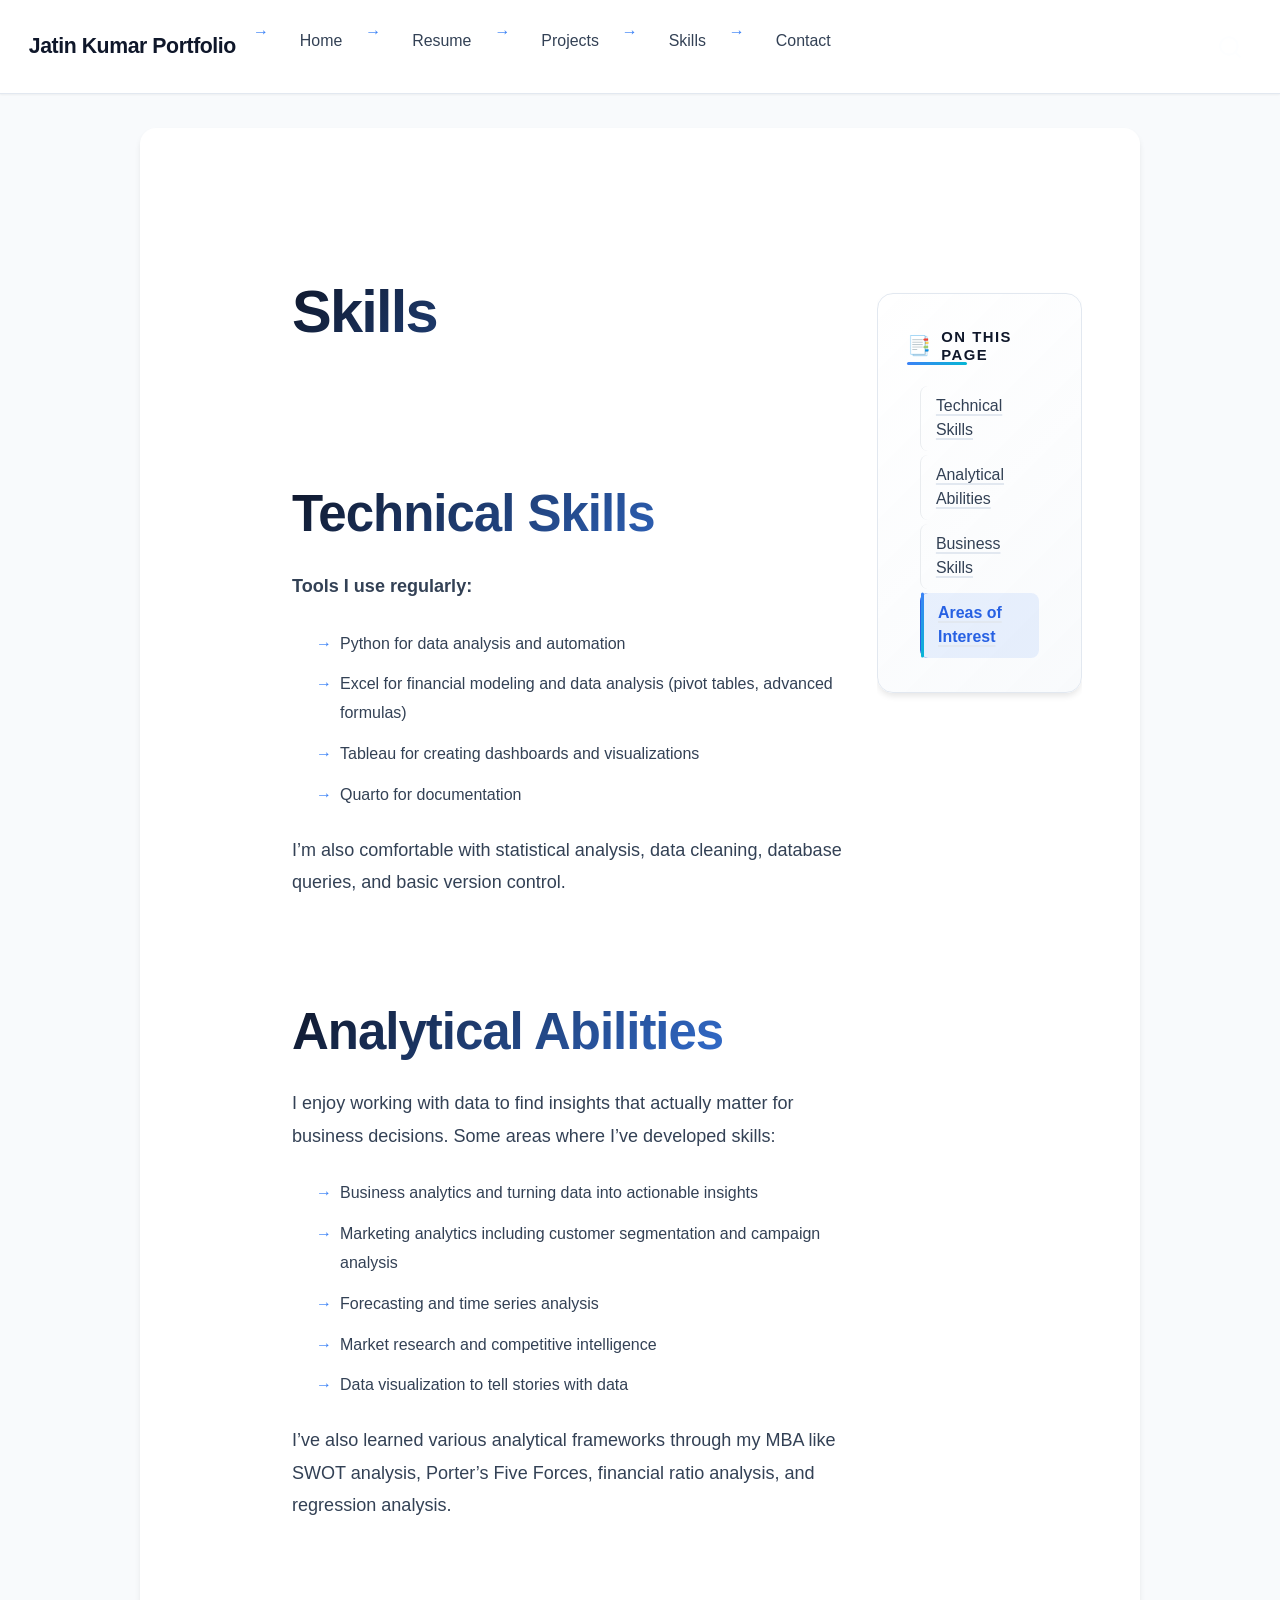
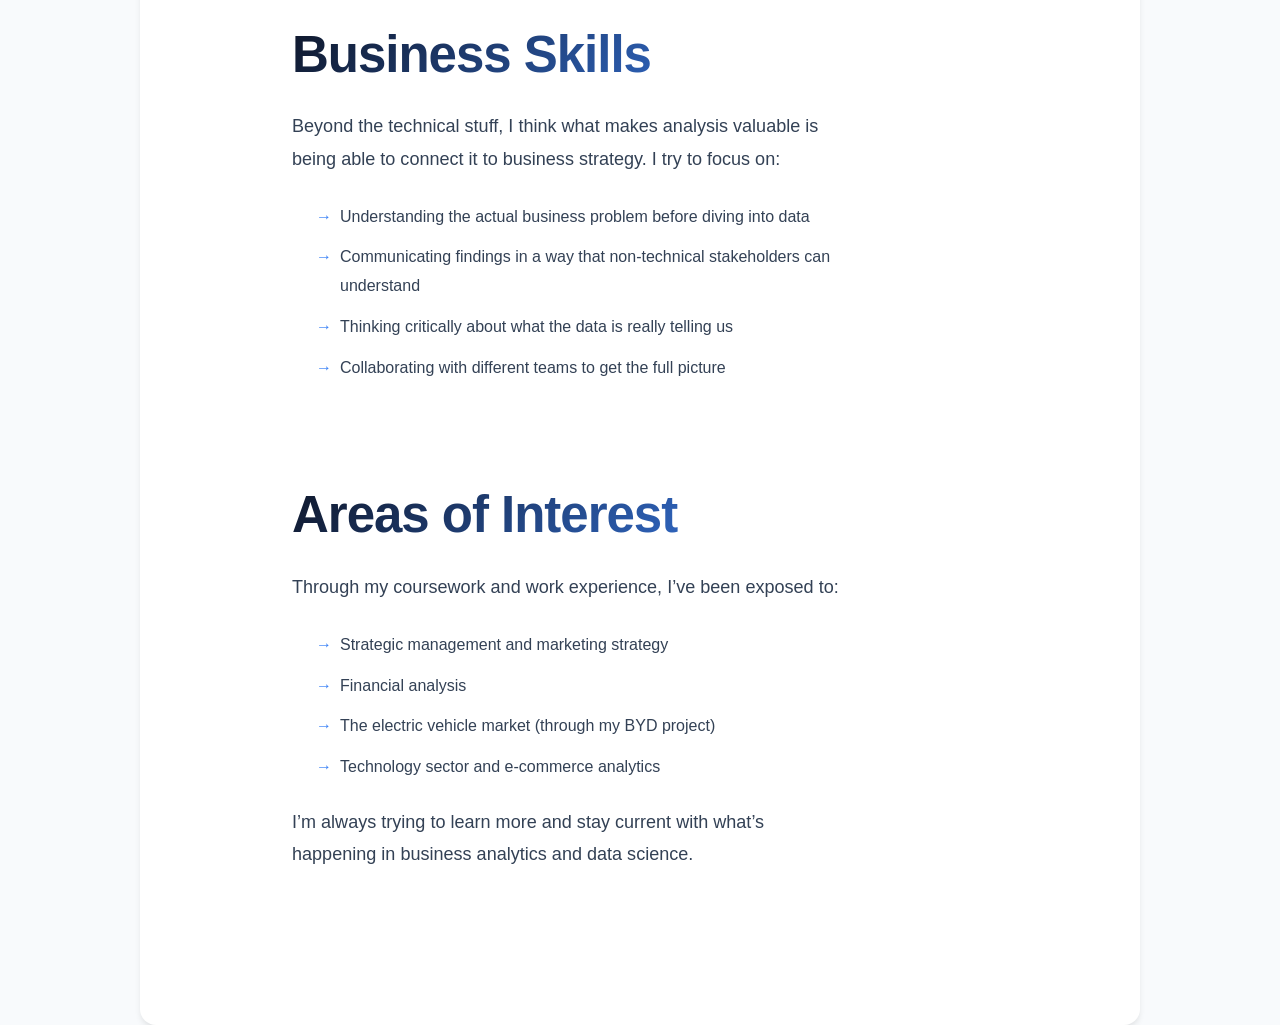
<file: docs/skills.html>
<!DOCTYPE html>
<html xmlns="http://www.w3.org/1999/xhtml" lang="en" xml:lang="en"><head>

<meta charset="utf-8">
<meta name="generator" content="quarto-1.8.27">

<meta name="viewport" content="width=device-width, initial-scale=1.0, user-scalable=yes">


<title>Skills – Jatin Kumar Portfolio</title>
<style>
code{white-space: pre-wrap;}
span.smallcaps{font-variant: small-caps;}
div.columns{display: flex; gap: min(4vw, 1.5em);}
div.column{flex: auto; overflow-x: auto;}
div.hanging-indent{margin-left: 1.5em; text-indent: -1.5em;}
ul.task-list{list-style: none;}
ul.task-list li input[type="checkbox"] {
  width: 0.8em;
  margin: 0 0.8em 0.2em -1em; /* quarto-specific, see https://github.com/quarto-dev/quarto-cli/issues/4556 */ 
  vertical-align: middle;
}
</style>


<script src="site_libs/quarto-nav/quarto-nav.js"></script>
<script src="site_libs/quarto-nav/headroom.min.js"></script>
<script src="site_libs/clipboard/clipboard.min.js"></script>
<script src="site_libs/quarto-search/autocomplete.umd.js"></script>
<script src="site_libs/quarto-search/fuse.min.js"></script>
<script src="site_libs/quarto-search/quarto-search.js"></script>
<meta name="quarto:offset" content="./">
<script src="site_libs/quarto-html/quarto.js" type="module"></script>
<script src="site_libs/quarto-html/tabsets/tabsets.js" type="module"></script>
<script src="site_libs/quarto-html/axe/axe-check.js" type="module"></script>
<script src="site_libs/quarto-html/popper.min.js"></script>
<script src="site_libs/quarto-html/tippy.umd.min.js"></script>
<script src="site_libs/quarto-html/anchor.min.js"></script>
<link href="site_libs/quarto-html/tippy.css" rel="stylesheet">
<link href="site_libs/quarto-html/quarto-syntax-highlighting-ed96de9b727972fe78a7b5d16c58bf87.css" rel="stylesheet" id="quarto-text-highlighting-styles">
<script src="site_libs/bootstrap/bootstrap.min.js"></script>
<link href="site_libs/bootstrap/bootstrap-icons.css" rel="stylesheet">
<link href="site_libs/bootstrap/bootstrap-f245066ca199b7326ac6b360085ddf3a.min.css" rel="stylesheet" append-hash="true" id="quarto-bootstrap" data-mode="light">
<script id="quarto-search-options" type="application/json">{
  "location": "navbar",
  "copy-button": false,
  "collapse-after": 3,
  "panel-placement": "end",
  "type": "overlay",
  "limit": 50,
  "keyboard-shortcut": [
    "f",
    "/",
    "s"
  ],
  "show-item-context": false,
  "language": {
    "search-no-results-text": "No results",
    "search-matching-documents-text": "matching documents",
    "search-copy-link-title": "Copy link to search",
    "search-hide-matches-text": "Hide additional matches",
    "search-more-match-text": "more match in this document",
    "search-more-matches-text": "more matches in this document",
    "search-clear-button-title": "Clear",
    "search-text-placeholder": "",
    "search-detached-cancel-button-title": "Cancel",
    "search-submit-button-title": "Submit",
    "search-label": "Search"
  }
}</script>


<link rel="stylesheet" href="styles.css">
</head>

<body class="nav-fixed quarto-light">

<div id="quarto-search-results"></div>
  <header id="quarto-header" class="headroom fixed-top">
    <nav class="navbar navbar-expand-lg " data-bs-theme="dark">
      <div class="navbar-container container-fluid">
      <div class="navbar-brand-container mx-auto">
    <a class="navbar-brand" href="./index.html">
    <span class="navbar-title">Jatin Kumar Portfolio</span>
    </a>
  </div>
            <div id="quarto-search" class="" title="Search"></div>
          <button class="navbar-toggler" type="button" data-bs-toggle="collapse" data-bs-target="#navbarCollapse" aria-controls="navbarCollapse" role="menu" aria-expanded="false" aria-label="Toggle navigation" onclick="if (window.quartoToggleHeadroom) { window.quartoToggleHeadroom(); }">
  <span class="navbar-toggler-icon"></span>
</button>
          <div class="collapse navbar-collapse" id="navbarCollapse">
            <ul class="navbar-nav navbar-nav-scroll me-auto">
  <li class="nav-item">
    <a class="nav-link" href="./index.html"> 
<span class="menu-text">Home</span></a>
  </li>  
  <li class="nav-item">
    <a class="nav-link" href="./resume.html"> 
<span class="menu-text">Resume</span></a>
  </li>  
  <li class="nav-item">
    <a class="nav-link" href="./projects.html"> 
<span class="menu-text">Projects</span></a>
  </li>  
  <li class="nav-item">
    <a class="nav-link active" href="./skills.html" aria-current="page"> 
<span class="menu-text">Skills</span></a>
  </li>  
  <li class="nav-item">
    <a class="nav-link" href="./contact.html"> 
<span class="menu-text">Contact</span></a>
  </li>  
</ul>
          </div> <!-- /navcollapse -->
            <div class="quarto-navbar-tools">
</div>
      </div> <!-- /container-fluid -->
    </nav>
</header>
<!-- content -->
<div id="quarto-content" class="quarto-container page-columns page-rows-contents page-layout-article page-navbar">
<!-- sidebar -->
<!-- margin-sidebar -->
    <div id="quarto-margin-sidebar" class="sidebar margin-sidebar">
        <nav id="TOC" role="doc-toc" class="toc-active">
    <h2 id="toc-title">On this page</h2>
   
  <ul class="collapse">
  <li><a href="#technical-skills" id="toc-technical-skills" class="nav-link active" data-scroll-target="#technical-skills">Technical Skills</a></li>
  <li><a href="#analytical-abilities" id="toc-analytical-abilities" class="nav-link" data-scroll-target="#analytical-abilities">Analytical Abilities</a></li>
  <li><a href="#business-skills" id="toc-business-skills" class="nav-link" data-scroll-target="#business-skills">Business Skills</a></li>
  <li><a href="#areas-of-interest" id="toc-areas-of-interest" class="nav-link" data-scroll-target="#areas-of-interest">Areas of Interest</a></li>
  </ul>
</nav>
    </div>
<!-- main -->
<main class="content" id="quarto-document-content">

<header id="title-block-header" class="quarto-title-block default">
<div class="quarto-title">
<h1 class="title">Skills</h1>
</div>



<div class="quarto-title-meta">

    
  
    
  </div>
  


</header>


<section id="technical-skills" class="level1">
<h1>Technical Skills</h1>
<p><strong>Tools I use regularly:</strong></p>
<ul>
<li>Python for data analysis and automation</li>
<li>Excel for financial modeling and data analysis (pivot tables, advanced formulas)</li>
<li>Tableau for creating dashboards and visualizations</li>
<li>Quarto for documentation</li>
</ul>
<p>I’m also comfortable with statistical analysis, data cleaning, database queries, and basic version control.</p>
</section>
<section id="analytical-abilities" class="level1">
<h1>Analytical Abilities</h1>
<p>I enjoy working with data to find insights that actually matter for business decisions. Some areas where I’ve developed skills:</p>
<ul>
<li>Business analytics and turning data into actionable insights</li>
<li>Marketing analytics including customer segmentation and campaign analysis</li>
<li>Forecasting and time series analysis</li>
<li>Market research and competitive intelligence</li>
<li>Data visualization to tell stories with data</li>
</ul>
<p>I’ve also learned various analytical frameworks through my MBA like SWOT analysis, Porter’s Five Forces, financial ratio analysis, and regression analysis.</p>
</section>
<section id="business-skills" class="level1">
<h1>Business Skills</h1>
<p>Beyond the technical stuff, I think what makes analysis valuable is being able to connect it to business strategy. I try to focus on:</p>
<ul>
<li>Understanding the actual business problem before diving into data</li>
<li>Communicating findings in a way that non-technical stakeholders can understand</li>
<li>Thinking critically about what the data is really telling us</li>
<li>Collaborating with different teams to get the full picture</li>
</ul>
</section>
<section id="areas-of-interest" class="level1">
<h1>Areas of Interest</h1>
<p>Through my coursework and work experience, I’ve been exposed to:</p>
<ul>
<li>Strategic management and marketing strategy</li>
<li>Financial analysis</li>
<li>The electric vehicle market (through my BYD project)</li>
<li>Technology sector and e-commerce analytics</li>
</ul>
<p>I’m always trying to learn more and stay current with what’s happening in business analytics and data science.</p>


</section>

</main> <!-- /main -->
<script id="quarto-html-after-body" type="application/javascript">
  window.document.addEventListener("DOMContentLoaded", function (event) {
    const icon = "";
    const anchorJS = new window.AnchorJS();
    anchorJS.options = {
      placement: 'right',
      icon: icon
    };
    anchorJS.add('.anchored');
    const isCodeAnnotation = (el) => {
      for (const clz of el.classList) {
        if (clz.startsWith('code-annotation-')) {                     
          return true;
        }
      }
      return false;
    }
    const onCopySuccess = function(e) {
      // button target
      const button = e.trigger;
      // don't keep focus
      button.blur();
      // flash "checked"
      button.classList.add('code-copy-button-checked');
      var currentTitle = button.getAttribute("title");
      button.setAttribute("title", "Copied!");
      let tooltip;
      if (window.bootstrap) {
        button.setAttribute("data-bs-toggle", "tooltip");
        button.setAttribute("data-bs-placement", "left");
        button.setAttribute("data-bs-title", "Copied!");
        tooltip = new bootstrap.Tooltip(button, 
          { trigger: "manual", 
            customClass: "code-copy-button-tooltip",
            offset: [0, -8]});
        tooltip.show();    
      }
      setTimeout(function() {
        if (tooltip) {
          tooltip.hide();
          button.removeAttribute("data-bs-title");
          button.removeAttribute("data-bs-toggle");
          button.removeAttribute("data-bs-placement");
        }
        button.setAttribute("title", currentTitle);
        button.classList.remove('code-copy-button-checked');
      }, 1000);
      // clear code selection
      e.clearSelection();
    }
    const getTextToCopy = function(trigger) {
      const outerScaffold = trigger.parentElement.cloneNode(true);
      const codeEl = outerScaffold.querySelector('code');
      for (const childEl of codeEl.children) {
        if (isCodeAnnotation(childEl)) {
          childEl.remove();
        }
      }
      return codeEl.innerText;
    }
    const clipboard = new window.ClipboardJS('.code-copy-button:not([data-in-quarto-modal])', {
      text: getTextToCopy
    });
    clipboard.on('success', onCopySuccess);
    if (window.document.getElementById('quarto-embedded-source-code-modal')) {
      const clipboardModal = new window.ClipboardJS('.code-copy-button[data-in-quarto-modal]', {
        text: getTextToCopy,
        container: window.document.getElementById('quarto-embedded-source-code-modal')
      });
      clipboardModal.on('success', onCopySuccess);
    }
      var localhostRegex = new RegExp(/^(?:http|https):\/\/localhost\:?[0-9]*\//);
      var mailtoRegex = new RegExp(/^mailto:/);
        var filterRegex = new RegExp('/' + window.location.host + '/');
      var isInternal = (href) => {
          return filterRegex.test(href) || localhostRegex.test(href) || mailtoRegex.test(href);
      }
      // Inspect non-navigation links and adorn them if external
     var links = window.document.querySelectorAll('a[href]:not(.nav-link):not(.navbar-brand):not(.toc-action):not(.sidebar-link):not(.sidebar-item-toggle):not(.pagination-link):not(.no-external):not([aria-hidden]):not(.dropdown-item):not(.quarto-navigation-tool):not(.about-link)');
      for (var i=0; i<links.length; i++) {
        const link = links[i];
        if (!isInternal(link.href)) {
          // undo the damage that might have been done by quarto-nav.js in the case of
          // links that we want to consider external
          if (link.dataset.originalHref !== undefined) {
            link.href = link.dataset.originalHref;
          }
        }
      }
    function tippyHover(el, contentFn, onTriggerFn, onUntriggerFn) {
      const config = {
        allowHTML: true,
        maxWidth: 500,
        delay: 100,
        arrow: false,
        appendTo: function(el) {
            return el.parentElement;
        },
        interactive: true,
        interactiveBorder: 10,
        theme: 'quarto',
        placement: 'bottom-start',
      };
      if (contentFn) {
        config.content = contentFn;
      }
      if (onTriggerFn) {
        config.onTrigger = onTriggerFn;
      }
      if (onUntriggerFn) {
        config.onUntrigger = onUntriggerFn;
      }
      window.tippy(el, config); 
    }
    const noterefs = window.document.querySelectorAll('a[role="doc-noteref"]');
    for (var i=0; i<noterefs.length; i++) {
      const ref = noterefs[i];
      tippyHover(ref, function() {
        // use id or data attribute instead here
        let href = ref.getAttribute('data-footnote-href') || ref.getAttribute('href');
        try { href = new URL(href).hash; } catch {}
        const id = href.replace(/^#\/?/, "");
        const note = window.document.getElementById(id);
        if (note) {
          return note.innerHTML;
        } else {
          return "";
        }
      });
    }
    const xrefs = window.document.querySelectorAll('a.quarto-xref');
    const processXRef = (id, note) => {
      // Strip column container classes
      const stripColumnClz = (el) => {
        el.classList.remove("page-full", "page-columns");
        if (el.children) {
          for (const child of el.children) {
            stripColumnClz(child);
          }
        }
      }
      stripColumnClz(note)
      if (id === null || id.startsWith('sec-')) {
        // Special case sections, only their first couple elements
        const container = document.createElement("div");
        if (note.children && note.children.length > 2) {
          container.appendChild(note.children[0].cloneNode(true));
          for (let i = 1; i < note.children.length; i++) {
            const child = note.children[i];
            if (child.tagName === "P" && child.innerText === "") {
              continue;
            } else {
              container.appendChild(child.cloneNode(true));
              break;
            }
          }
          if (window.Quarto?.typesetMath) {
            window.Quarto.typesetMath(container);
          }
          return container.innerHTML
        } else {
          if (window.Quarto?.typesetMath) {
            window.Quarto.typesetMath(note);
          }
          return note.innerHTML;
        }
      } else {
        // Remove any anchor links if they are present
        const anchorLink = note.querySelector('a.anchorjs-link');
        if (anchorLink) {
          anchorLink.remove();
        }
        if (window.Quarto?.typesetMath) {
          window.Quarto.typesetMath(note);
        }
        if (note.classList.contains("callout")) {
          return note.outerHTML;
        } else {
          return note.innerHTML;
        }
      }
    }
    for (var i=0; i<xrefs.length; i++) {
      const xref = xrefs[i];
      tippyHover(xref, undefined, function(instance) {
        instance.disable();
        let url = xref.getAttribute('href');
        let hash = undefined; 
        if (url.startsWith('#')) {
          hash = url;
        } else {
          try { hash = new URL(url).hash; } catch {}
        }
        if (hash) {
          const id = hash.replace(/^#\/?/, "");
          const note = window.document.getElementById(id);
          if (note !== null) {
            try {
              const html = processXRef(id, note.cloneNode(true));
              instance.setContent(html);
            } finally {
              instance.enable();
              instance.show();
            }
          } else {
            // See if we can fetch this
            fetch(url.split('#')[0])
            .then(res => res.text())
            .then(html => {
              const parser = new DOMParser();
              const htmlDoc = parser.parseFromString(html, "text/html");
              const note = htmlDoc.getElementById(id);
              if (note !== null) {
                const html = processXRef(id, note);
                instance.setContent(html);
              } 
            }).finally(() => {
              instance.enable();
              instance.show();
            });
          }
        } else {
          // See if we can fetch a full url (with no hash to target)
          // This is a special case and we should probably do some content thinning / targeting
          fetch(url)
          .then(res => res.text())
          .then(html => {
            const parser = new DOMParser();
            const htmlDoc = parser.parseFromString(html, "text/html");
            const note = htmlDoc.querySelector('main.content');
            if (note !== null) {
              // This should only happen for chapter cross references
              // (since there is no id in the URL)
              // remove the first header
              if (note.children.length > 0 && note.children[0].tagName === "HEADER") {
                note.children[0].remove();
              }
              const html = processXRef(null, note);
              instance.setContent(html);
            } 
          }).finally(() => {
            instance.enable();
            instance.show();
          });
        }
      }, function(instance) {
      });
    }
        let selectedAnnoteEl;
        const selectorForAnnotation = ( cell, annotation) => {
          let cellAttr = 'data-code-cell="' + cell + '"';
          let lineAttr = 'data-code-annotation="' +  annotation + '"';
          const selector = 'span[' + cellAttr + '][' + lineAttr + ']';
          return selector;
        }
        const selectCodeLines = (annoteEl) => {
          const doc = window.document;
          const targetCell = annoteEl.getAttribute("data-target-cell");
          const targetAnnotation = annoteEl.getAttribute("data-target-annotation");
          const annoteSpan = window.document.querySelector(selectorForAnnotation(targetCell, targetAnnotation));
          const lines = annoteSpan.getAttribute("data-code-lines").split(",");
          const lineIds = lines.map((line) => {
            return targetCell + "-" + line;
          })
          let top = null;
          let height = null;
          let parent = null;
          if (lineIds.length > 0) {
              //compute the position of the single el (top and bottom and make a div)
              const el = window.document.getElementById(lineIds[0]);
              top = el.offsetTop;
              height = el.offsetHeight;
              parent = el.parentElement.parentElement;
            if (lineIds.length > 1) {
              const lastEl = window.document.getElementById(lineIds[lineIds.length - 1]);
              const bottom = lastEl.offsetTop + lastEl.offsetHeight;
              height = bottom - top;
            }
            if (top !== null && height !== null && parent !== null) {
              // cook up a div (if necessary) and position it 
              let div = window.document.getElementById("code-annotation-line-highlight");
              if (div === null) {
                div = window.document.createElement("div");
                div.setAttribute("id", "code-annotation-line-highlight");
                div.style.position = 'absolute';
                parent.appendChild(div);
              }
              div.style.top = top - 2 + "px";
              div.style.height = height + 4 + "px";
              div.style.left = 0;
              let gutterDiv = window.document.getElementById("code-annotation-line-highlight-gutter");
              if (gutterDiv === null) {
                gutterDiv = window.document.createElement("div");
                gutterDiv.setAttribute("id", "code-annotation-line-highlight-gutter");
                gutterDiv.style.position = 'absolute';
                const codeCell = window.document.getElementById(targetCell);
                const gutter = codeCell.querySelector('.code-annotation-gutter');
                gutter.appendChild(gutterDiv);
              }
              gutterDiv.style.top = top - 2 + "px";
              gutterDiv.style.height = height + 4 + "px";
            }
            selectedAnnoteEl = annoteEl;
          }
        };
        const unselectCodeLines = () => {
          const elementsIds = ["code-annotation-line-highlight", "code-annotation-line-highlight-gutter"];
          elementsIds.forEach((elId) => {
            const div = window.document.getElementById(elId);
            if (div) {
              div.remove();
            }
          });
          selectedAnnoteEl = undefined;
        };
          // Handle positioning of the toggle
      window.addEventListener(
        "resize",
        throttle(() => {
          elRect = undefined;
          if (selectedAnnoteEl) {
            selectCodeLines(selectedAnnoteEl);
          }
        }, 10)
      );
      function throttle(fn, ms) {
      let throttle = false;
      let timer;
        return (...args) => {
          if(!throttle) { // first call gets through
              fn.apply(this, args);
              throttle = true;
          } else { // all the others get throttled
              if(timer) clearTimeout(timer); // cancel #2
              timer = setTimeout(() => {
                fn.apply(this, args);
                timer = throttle = false;
              }, ms);
          }
        };
      }
        // Attach click handler to the DT
        const annoteDls = window.document.querySelectorAll('dt[data-target-cell]');
        for (const annoteDlNode of annoteDls) {
          annoteDlNode.addEventListener('click', (event) => {
            const clickedEl = event.target;
            if (clickedEl !== selectedAnnoteEl) {
              unselectCodeLines();
              const activeEl = window.document.querySelector('dt[data-target-cell].code-annotation-active');
              if (activeEl) {
                activeEl.classList.remove('code-annotation-active');
              }
              selectCodeLines(clickedEl);
              clickedEl.classList.add('code-annotation-active');
            } else {
              // Unselect the line
              unselectCodeLines();
              clickedEl.classList.remove('code-annotation-active');
            }
          });
        }
    const findCites = (el) => {
      const parentEl = el.parentElement;
      if (parentEl) {
        const cites = parentEl.dataset.cites;
        if (cites) {
          return {
            el,
            cites: cites.split(' ')
          };
        } else {
          return findCites(el.parentElement)
        }
      } else {
        return undefined;
      }
    };
    var bibliorefs = window.document.querySelectorAll('a[role="doc-biblioref"]');
    for (var i=0; i<bibliorefs.length; i++) {
      const ref = bibliorefs[i];
      const citeInfo = findCites(ref);
      if (citeInfo) {
        tippyHover(citeInfo.el, function() {
          var popup = window.document.createElement('div');
          citeInfo.cites.forEach(function(cite) {
            var citeDiv = window.document.createElement('div');
            citeDiv.classList.add('hanging-indent');
            citeDiv.classList.add('csl-entry');
            var biblioDiv = window.document.getElementById('ref-' + cite);
            if (biblioDiv) {
              citeDiv.innerHTML = biblioDiv.innerHTML;
            }
            popup.appendChild(citeDiv);
          });
          return popup.innerHTML;
        });
      }
    }
  });
  </script>
</div> <!-- /content -->




</body></html>
</file>
<file: docs/site_libs/quarto-html/tippy.css>
.tippy-box[data-animation=fade][data-state=hidden]{opacity:0}[data-tippy-root]{max-width:calc(100vw - 10px)}.tippy-box{position:relative;background-color:#333;color:#fff;border-radius:4px;font-size:14px;line-height:1.4;white-space:normal;outline:0;transition-property:transform,visibility,opacity}.tippy-box[data-placement^=top]>.tippy-arrow{bottom:0}.tippy-box[data-placement^=top]>.tippy-arrow:before{bottom:-7px;left:0;border-width:8px 8px 0;border-top-color:initial;transform-origin:center top}.tippy-box[data-placement^=bottom]>.tippy-arrow{top:0}.tippy-box[data-placement^=bottom]>.tippy-arrow:before{top:-7px;left:0;border-width:0 8px 8px;border-bottom-color:initial;transform-origin:center bottom}.tippy-box[data-placement^=left]>.tippy-arrow{right:0}.tippy-box[data-placement^=left]>.tippy-arrow:before{border-width:8px 0 8px 8px;border-left-color:initial;right:-7px;transform-origin:center left}.tippy-box[data-placement^=right]>.tippy-arrow{left:0}.tippy-box[data-placement^=right]>.tippy-arrow:before{left:-7px;border-width:8px 8px 8px 0;border-right-color:initial;transform-origin:center right}.tippy-box[data-inertia][data-state=visible]{transition-timing-function:cubic-bezier(.54,1.5,.38,1.11)}.tippy-arrow{width:16px;height:16px;color:#333}.tippy-arrow:before{content:"";position:absolute;border-color:transparent;border-style:solid}.tippy-content{position:relative;padding:5px 9px;z-index:1}
</file>
<file: docs/site_libs/quarto-html/quarto-syntax-highlighting-ed96de9b727972fe78a7b5d16c58bf87.css>
/* quarto syntax highlight colors */
:root {
  --quarto-hl-ot-color: #003B4F;
  --quarto-hl-at-color: #657422;
  --quarto-hl-ss-color: #20794D;
  --quarto-hl-an-color: #5E5E5E;
  --quarto-hl-fu-color: #4758AB;
  --quarto-hl-st-color: #20794D;
  --quarto-hl-cf-color: #003B4F;
  --quarto-hl-op-color: #5E5E5E;
  --quarto-hl-er-color: #AD0000;
  --quarto-hl-bn-color: #AD0000;
  --quarto-hl-al-color: #AD0000;
  --quarto-hl-va-color: #111111;
  --quarto-hl-bu-color: inherit;
  --quarto-hl-ex-color: inherit;
  --quarto-hl-pp-color: #AD0000;
  --quarto-hl-in-color: #5E5E5E;
  --quarto-hl-vs-color: #20794D;
  --quarto-hl-wa-color: #5E5E5E;
  --quarto-hl-do-color: #5E5E5E;
  --quarto-hl-im-color: #00769E;
  --quarto-hl-ch-color: #20794D;
  --quarto-hl-dt-color: #AD0000;
  --quarto-hl-fl-color: #AD0000;
  --quarto-hl-co-color: #5E5E5E;
  --quarto-hl-cv-color: #5E5E5E;
  --quarto-hl-cn-color: #8f5902;
  --quarto-hl-sc-color: #5E5E5E;
  --quarto-hl-dv-color: #AD0000;
  --quarto-hl-kw-color: #003B4F;
}

/* other quarto variables */
:root {
  --quarto-font-monospace: SFMono-Regular, Menlo, Monaco, Consolas, "Liberation Mono", "Courier New", monospace;
}

/* syntax highlight based on Pandoc's rules */
pre > code.sourceCode > span {
  color: #003B4F;
}

code.sourceCode > span {
  color: #003B4F;
}

div.sourceCode,
div.sourceCode pre.sourceCode {
  color: #003B4F;
}

/* Normal */
code span {
  color: #003B4F;
}

/* Alert */
code span.al {
  color: #AD0000;
  font-style: inherit;
}

/* Annotation */
code span.an {
  color: #5E5E5E;
  font-style: inherit;
}

/* Attribute */
code span.at {
  color: #657422;
  font-style: inherit;
}

/* BaseN */
code span.bn {
  color: #AD0000;
  font-style: inherit;
}

/* BuiltIn */
code span.bu {
  font-style: inherit;
}

/* ControlFlow */
code span.cf {
  color: #003B4F;
  font-weight: bold;
  font-style: inherit;
}

/* Char */
code span.ch {
  color: #20794D;
  font-style: inherit;
}

/* Constant */
code span.cn {
  color: #8f5902;
  font-style: inherit;
}

/* Comment */
code span.co {
  color: #5E5E5E;
  font-style: inherit;
}

/* CommentVar */
code span.cv {
  color: #5E5E5E;
  font-style: italic;
}

/* Documentation */
code span.do {
  color: #5E5E5E;
  font-style: italic;
}

/* DataType */
code span.dt {
  color: #AD0000;
  font-style: inherit;
}

/* DecVal */
code span.dv {
  color: #AD0000;
  font-style: inherit;
}

/* Error */
code span.er {
  color: #AD0000;
  font-style: inherit;
}

/* Extension */
code span.ex {
  font-style: inherit;
}

/* Float */
code span.fl {
  color: #AD0000;
  font-style: inherit;
}

/* Function */
code span.fu {
  color: #4758AB;
  font-style: inherit;
}

/* Import */
code span.im {
  color: #00769E;
  font-style: inherit;
}

/* Information */
code span.in {
  color: #5E5E5E;
  font-style: inherit;
}

/* Keyword */
code span.kw {
  color: #003B4F;
  font-weight: bold;
  font-style: inherit;
}

/* Operator */
code span.op {
  color: #5E5E5E;
  font-style: inherit;
}

/* Other */
code span.ot {
  color: #003B4F;
  font-style: inherit;
}

/* Preprocessor */
code span.pp {
  color: #AD0000;
  font-style: inherit;
}

/* SpecialChar */
code span.sc {
  color: #5E5E5E;
  font-style: inherit;
}

/* SpecialString */
code span.ss {
  color: #20794D;
  font-style: inherit;
}

/* String */
code span.st {
  color: #20794D;
  font-style: inherit;
}

/* Variable */
code span.va {
  color: #111111;
  font-style: inherit;
}

/* VerbatimString */
code span.vs {
  color: #20794D;
  font-style: inherit;
}

/* Warning */
code span.wa {
  color: #5E5E5E;
  font-style: italic;
}

.prevent-inlining {
  content: "</";
}

/*# sourceMappingURL=0920dd6d7437995b8cdf7429764427b1.css.map */
</file>
<file: docs/styles.css>
:root {
  --primary-color: #0f172a;
  --secondary-color: #3b82f6;
  --accent-color: #06b6d4;
  --text-color: #334155;
  --text-light: #64748b;
  --light-bg: #f8fafc;
  --border-color: #e2e8f0;
  --heading-color: #0f172a;
  --card-bg: #ffffff;
  --shadow-sm: 0 1px 2px 0 rgb(0 0 0 / 0.05);
  --shadow-md: 0 4px 6px -1px rgb(0 0 0 / 0.1);
  --shadow-lg: 0 10px 15px -3px rgb(0 0 0 / 0.1);
  --shadow-xl: 0 20px 25px -5px rgb(0 0 0 / 0.1);
}

body {
  font-family: -apple-system, BlinkMacSystemFont, 'Inter', 'Segoe UI', 'Roboto', sans-serif;
  line-height: 1.75;
  color: var(--text-color);
  background-color: var(--light-bg);
  margin: 0;
  padding: 0 1rem;
  font-size: 16px;
  -webkit-font-smoothing: antialiased;
  -moz-osx-font-smoothing: grayscale;
  overflow-x: hidden;
}

@media (max-width: 768px) {
  body {
    padding: 0 0.5rem;
  }
}

@media (max-width: 480px) {
  body {
    padding: 0 0.25rem;
  }
}

h1, h2, h3, h4, h5, h6 {
  color: var(--heading-color);
  font-weight: 700;
  margin-top: 2em;
  margin-bottom: 0.75em;
  line-height: 1.2;
  letter-spacing: -0.02em;
}

h1 {
  font-size: 3rem;
  font-weight: 800;
  margin-bottom: 0.5em;
  background: linear-gradient(135deg, var(--primary-color) 0%, var(--secondary-color) 100%);
  -webkit-background-clip: text;
  -webkit-text-fill-color: transparent;
  background-clip: text;
}

h2 {
  font-size: 2rem;
  color: var(--heading-color);
  margin-top: 3em;
  margin-bottom: 1em;
  position: relative;
  padding-bottom: 0.5em;
}

h2::after {
  content: '';
  position: absolute;
  bottom: 0;
  left: 0;
  width: 60px;
  height: 3px;
  background: linear-gradient(90deg, var(--secondary-color), var(--accent-color));
  border-radius: 2px;
}

h3 {
  font-size: 1.5rem;
  color: var(--text-color);
  font-weight: 600;
}

p {
  margin-bottom: 1.5em;
  font-size: 1.0625rem;
  color: var(--text-color);
  line-height: 1.8;
}

a {
  color: var(--secondary-color);
  text-decoration: none;
  transition: all 0.2s ease;
  position: relative;
}

a:hover {
  color: var(--accent-color);
}

#quarto-content a:not(.btn) {
  text-decoration: underline;
  text-decoration-color: var(--border-color);
  text-decoration-thickness: 2px;
  text-underline-offset: 3px;
}

#quarto-content a:not(.btn):hover {
  text-decoration-color: var(--accent-color);
}

.navbar {
  background-color: rgba(255, 255, 255, 0.95) !important;
  backdrop-filter: blur(10px);
  padding: 1rem 2rem;
  box-shadow: var(--shadow-sm);
  border-bottom: 1px solid var(--border-color);
  position: sticky;
  top: 0;
  z-index: 1000;
}

.navbar-brand {
  font-size: 1.25rem;
  font-weight: 700;
  color: var(--primary-color) !important;
  letter-spacing: -0.02em;
}

.nav-link {
  color: var(--text-color) !important;
  font-weight: 500;
  margin: 0 0.75rem;
  transition: all 0.2s ease;
  font-size: 0.9375rem;
  position: relative;
}

.nav-link::after {
  content: '';
  position: absolute;
  bottom: -4px;
  left: 0;
  width: 0;
  height: 2px;
  background: var(--secondary-color);
  transition: width 0.2s ease;
}

.nav-link:hover {
  color: var(--secondary-color) !important;
}

.nav-link:hover::after {
  width: 100%;
}

.quarto-title-block {
  background: transparent;
  padding: 4rem 0 2rem 0;
  margin-bottom: 3rem;
  border: none;
}

.quarto-title-block .title {
  color: var(--heading-color);
  margin-bottom: 0.5rem;
  font-size: 3.5rem;
  font-weight: 800;
  letter-spacing: -0.03em;
}

#quarto-content {
  max-width: 900px;
  width: 100%;
  margin: 0 auto;
  padding: 3rem 2rem;
  background-color: var(--card-bg);
  box-shadow: var(--shadow-md);
  border-radius: 16px;
  margin-top: 2rem;
  margin-bottom: 4rem;
}

@media (min-width: 1200px) {
  #quarto-content {
    max-width: 1000px;
  }
}

@media (min-width: 1400px) {
  #quarto-content {
    max-width: 1100px;
  }
}

ul, ol {
  margin-bottom: 1.5em;
  padding-left: 1.5em;
}

li {
  margin-bottom: 0.75em;
  line-height: 1.8;
  color: var(--text-color);
}

ul li {
  list-style-type: none;
  position: relative;
  padding-left: 1.5em;
}

ul li::before {
  content: '→';
  position: absolute;
  left: 0;
  color: var(--secondary-color);
  font-weight: 600;
}

li strong {
  color: var(--heading-color);
  font-weight: 600;
}

hr {
  border: none;
  height: 1px;
  background: linear-gradient(90deg, transparent, var(--border-color), transparent);
  margin: 3em 0;
}

blockquote {
  border-left: 3px solid var(--secondary-color);
  padding-left: 1.5em;
  margin: 2em 0;
  color: var(--text-light);
  font-style: italic;
  background-color: transparent;
  padding: 0.5em 1.5em;
  font-size: 1.125rem;
}

code {
  background-color: var(--light-bg);
  padding: 0.25em 0.5em;
  border-radius: 6px;
  font-family: 'JetBrains Mono', 'Fira Code', 'Courier New', monospace;
  font-size: 0.875em;
  color: var(--secondary-color);
  border: 1px solid var(--border-color);
}

pre {
  background-color: var(--primary-color);
  padding: 1.5em;
  border-radius: 12px;
  overflow-x: auto;
  border: none;
  box-shadow: var(--shadow-md);
}

pre code {
  background: transparent;
  border: none;
  color: #e2e8f0;
  padding: 0;
}

table {
  width: 100%;
  border-collapse: collapse;
  margin: 2em 0;
  box-shadow: var(--shadow-sm);
  border-radius: 12px;
  overflow: hidden;
}

th, td {
  padding: 1em 1.25em;
  text-align: left;
  border-bottom: 1px solid var(--border-color);
}

th {
  background-color: var(--light-bg);
  color: var(--heading-color);
  font-weight: 600;
  font-size: 0.875rem;
  text-transform: uppercase;
  letter-spacing: 0.05em;
}

tr:hover {
  background-color: var(--light-bg);
  transition: background-color 0.2s ease;
}

.section {
  margin-bottom: 4em;
}

.professional-summary {
  background-color: var(--light-bg);
  padding: 2em;
  border-radius: 12px;
  border-left: 4px solid var(--secondary-color);
  margin: 2.5em 0;
  box-shadow: var(--shadow-sm);
}

.skills-grid {
  display: grid;
  grid-template-columns: repeat(auto-fit, minmax(280px, 1fr));
  gap: 1.25em;
  margin: 2.5em 0;
}

.skill-card {
  background-color: var(--card-bg);
  padding: 2em;
  border-radius: 12px;
  border: 1px solid var(--border-color);
  box-shadow: var(--shadow-sm);
  transition: all 0.3s cubic-bezier(0.4, 0, 0.2, 1);
}

.skill-card:hover {
  transform: translateY(-4px);
  box-shadow: var(--shadow-lg);
  border-color: var(--secondary-color);
}

.project-card {
  background-color: var(--card-bg);
  border: 1px solid var(--border-color);
  border-radius: 16px;
  padding: 2.5em;
  margin: 2.5em 0;
  box-shadow: var(--shadow-sm);
  transition: all 0.3s cubic-bezier(0.4, 0, 0.2, 1);
}

.project-card:hover {
  box-shadow: var(--shadow-xl);
  transform: translateY(-2px);
  border-color: var(--accent-color);
}

.contact-info {
  background: var(--card-bg);
  padding: 2.5em;
  border-radius: 16px;
  border: 1px solid var(--border-color);
  margin: 2.5em 0;
  box-shadow: var(--shadow-md);
}

.contact-info p {
  margin: 0.75em 0;
  font-size: 1.0625rem;
  color: var(--text-color);
}

.btn, a[href*="download"] {
  display: inline-block;
  padding: 0.875em 2em;
  background: linear-gradient(135deg, var(--secondary-color), var(--accent-color));
  color: white !important;
  border-radius: 8px;
  font-weight: 600;
  text-decoration: none !important;
  transition: all 0.2s cubic-bezier(0.4, 0, 0.2, 1);
  border: none;
  cursor: pointer;
  box-shadow: var(--shadow-md);
  font-size: 0.9375rem;
}

.btn:hover, a[href*="download"]:hover {
  transform: translateY(-2px);
  box-shadow: var(--shadow-lg);
  opacity: 0.9;
}

footer {
  background-color: var(--card-bg);
  color: var(--text-light);
  text-align: center;
  padding: 3em 2em;
  margin-top: 6em;
  border-top: 1px solid var(--border-color);
}

@media (max-width: 1024px) {
  #quarto-content {
    max-width: 90%;
    padding: 2.5rem 2rem;
  }
  
  #TOC {
    margin-left: 0;
    margin-right: 0;
  }
}

@media (max-width: 768px) {
  body {
    font-size: 15px;
    padding: 0;
  }
  
  h1 {
    font-size: 2.25rem;
  }
  
  h2 {
    font-size: 1.75rem;
    margin-top: 2em;
  }
  
  h3 {
    font-size: 1.25rem;
  }
  
  #quarto-content {
    max-width: 95%;
    padding: 2rem 1.5rem;
    margin-top: 1rem;
    margin-left: auto;
    margin-right: auto;
    border-radius: 12px;
  }
  
  .navbar {
    padding: 0.75rem 1rem;
  }
  
  .nav-link {
    margin: 0 0.5rem;
    font-size: 0.875rem;
  }
  
  .skills-grid {
    grid-template-columns: 1fr;
    gap: 1em;
  }
  
  .quarto-title-block {
    padding: 3rem 1rem 1.5rem 1rem;
  }
  
  .quarto-title-block .title {
    font-size: 2.5rem;
  }
  
  #TOC {
    padding: 1.25rem;
    margin-bottom: 1.5rem;
  }
}

@media (max-width: 480px) {
  body {
    font-size: 14px;
  }
  
  h1 {
    font-size: 2rem;
  }
  
  h2 {
    font-size: 1.5rem;
  }
  
  h3 {
    font-size: 1.125rem;
  }
  
  #quarto-content {
    max-width: 100%;
    padding: 1.5rem 1rem;
    margin-top: 0.5rem;
    border-radius: 8px;
  }
  
  .project-card, .contact-info {
    padding: 1.5em;
    border-radius: 12px;
  }
  
  .quarto-title-block {
    padding: 2rem 1rem 1rem 1rem;
  }
  
  .quarto-title-block .title {
    font-size: 2rem;
  }
  
  .btn, a[href*="download"] {
    padding: 0.75em 1.5em;
    font-size: 0.875rem;
  }
  
  #TOC {
    padding: 1rem;
    margin-bottom: 1rem;
  }
  
  #TOC a {
    font-size: 0.875rem;
    padding: 0.25rem 0.5rem;
  }
  
  .navbar-brand {
    font-size: 1.125rem;
  }
  
  ul li::before {
    font-size: 0.875rem;
  }
}

*:focus {
  outline: 2px solid var(--secondary-color);
  outline-offset: 3px;
  border-radius: 4px;
}

*:focus:not(:focus-visible) {
  outline: none;
}

*:focus-visible {
  outline: 2px solid var(--secondary-color);
  outline-offset: 3px;
}

@media print {
  .navbar, footer {
    display: none;
  }
  
  body {
    font-size: 12pt;
    color: black;
  }
  
  a {
    color: black;
    text-decoration: underline;
  }
}

html {
  scroll-behavior: smooth;
}

::selection {
  background-color: var(--secondary-color);
  color: white;
}

::-moz-selection {
  background-color: var(--secondary-color);
  color: white;
}

.text-center {
  text-align: center;
}

.mt-2 {
  margin-top: 2em;
}

.mb-2 {
  margin-bottom: 2em;
}

.highlight {
  background-color: #fef3c7;
  padding: 0.25em 0.5em;
  border-radius: 6px;
  color: var(--heading-color);
}

body > #quarto-content {
  min-height: calc(100vh - 200px);
}

#TOC {
  background: linear-gradient(135deg, rgba(255, 255, 255, 0.9), rgba(248, 250, 252, 0.95));
  backdrop-filter: blur(10px);
  border: 1px solid var(--border-color);
  border-radius: 16px;
  padding: 1.75rem;
  margin-bottom: 2.5rem;
  box-shadow: var(--shadow-md);
  position: sticky;
  top: 100px;
  max-height: calc(100vh - 150px);
  overflow-y: auto;
  transition: all 0.3s cubic-bezier(0.4, 0, 0.2, 1);
}

#TOC:hover {
  box-shadow: var(--shadow-lg);
  border-color: var(--secondary-color);
}

#TOC::-webkit-scrollbar {
  width: 6px;
}

#TOC::-webkit-scrollbar-track {
  background: transparent;
}

#TOC::-webkit-scrollbar-thumb {
  background: var(--border-color);
  border-radius: 3px;
}

#TOC::-webkit-scrollbar-thumb:hover {
  background: var(--secondary-color);
}

#TOC .toc-actions {
  padding-bottom: 0.75rem;
  border-bottom: 2px solid var(--border-color);
  margin-bottom: 1.25rem;
}

#TOC ul {
  list-style: none;
  padding-left: 0;
  margin: 0;
}

#TOC ul ul {
  padding-left: 1rem;
  margin-top: 0.375rem;
  margin-bottom: 0.375rem;
  border-left: 2px solid var(--border-color);
  margin-left: 0.5rem;
}

#TOC li {
  margin-bottom: 0.25rem;
  padding-left: 0;
  position: relative;
}

#TOC li::before {
  content: none;
}

#TOC a {
  color: var(--text-light);
  text-decoration: none;
  font-size: 0.9375rem;
  display: flex;
  align-items: center;
  padding: 0.5rem 0.875rem;
  border-radius: 8px;
  transition: all 0.2s cubic-bezier(0.4, 0, 0.2, 1);
  position: relative;
  font-weight: 500;
  line-height: 1.5;
}

#TOC a::before {
  content: '';
  position: absolute;
  left: 0;
  top: 50%;
  transform: translateY(-50%);
  width: 3px;
  height: 0;
  background: linear-gradient(180deg, var(--secondary-color), var(--accent-color));
  border-radius: 2px;
  transition: height 0.2s ease;
}

#TOC a:hover {
  background-color: rgba(59, 130, 246, 0.08);
  color: var(--secondary-color);
  transform: translateX(4px);
  padding-left: 1rem;
}

#TOC a:hover::before {
  height: 70%;
}

#TOC .active,
#TOC a.active {
  color: var(--secondary-color);
  font-weight: 600;
  background-color: rgba(59, 130, 246, 0.1);
  padding-left: 1rem;
}

#TOC .active::before,
#TOC a.active::before {
  height: 100%;
}

#TOC ul ul a {
  font-size: 0.875rem;
  padding: 0.375rem 0.75rem;
  color: var(--text-light);
}

#TOC ul ul a:hover {
  padding-left: 0.875rem;
}

#TOC ul ul .active {
  padding-left: 0.875rem;
}

.toc-title,
#TOC > .h2:first-child,
#TOC h2:first-child {
  font-size: 0.875rem;
  font-weight: 700;
  color: var(--heading-color);
  margin-bottom: 1.25rem;
  text-transform: uppercase;
  letter-spacing: 0.1em;
  display: flex;
  align-items: center;
  gap: 0.5rem;
}

.toc-title::before,
#TOC > .h2:first-child::before,
#TOC h2:first-child::before {
  content: '📑';
  font-size: 1.125rem;
}

#TOC::after {
  content: '';
  position: absolute;
  top: 0;
  right: 0;
  width: 3px;
  height: var(--scroll-progress, 0%);
  background: linear-gradient(180deg, var(--secondary-color), var(--accent-color));
  border-radius: 0 16px 0 0;
  transition: height 0.1s ease;
}

@media (max-width: 1024px) {
  #TOC {
    position: relative;
    top: 0;
    max-height: none;
  }
}

* {
  transition-property: background-color, border-color, color, fill, stroke;
  transition-timing-function: cubic-bezier(0.4, 0, 0.2, 1);
  transition-duration: 150ms;
}

.badge {
  display: inline-block;
  padding: 0.375em 0.75em;
  background-color: var(--light-bg);
  color: var(--secondary-color);
  border-radius: 6px;
  font-size: 0.875rem;
  font-weight: 500;
  border: 1px solid var(--border-color);
}

.gradient-text {
  background: linear-gradient(135deg, var(--secondary-color), var(--accent-color));
  -webkit-background-clip: text;
  -webkit-text-fill-color: transparent;
  background-clip: text;
}

.profile-photo {
  transition: transform 0.3s ease, box-shadow 0.3s ease;
}

.profile-photo:hover {
  transform: scale(1.05);
  box-shadow: 0 8px 16px rgba(0, 0, 0, 0.15);
}

@media (max-width: 768px) {
  .profile-photo {
    width: 150px !important;
    height: 150px !important;
  }
}

@media (max-width: 480px) {
  .profile-photo {
    width: 120px !important;
    height: 120px !important;
  }
}
</file>
